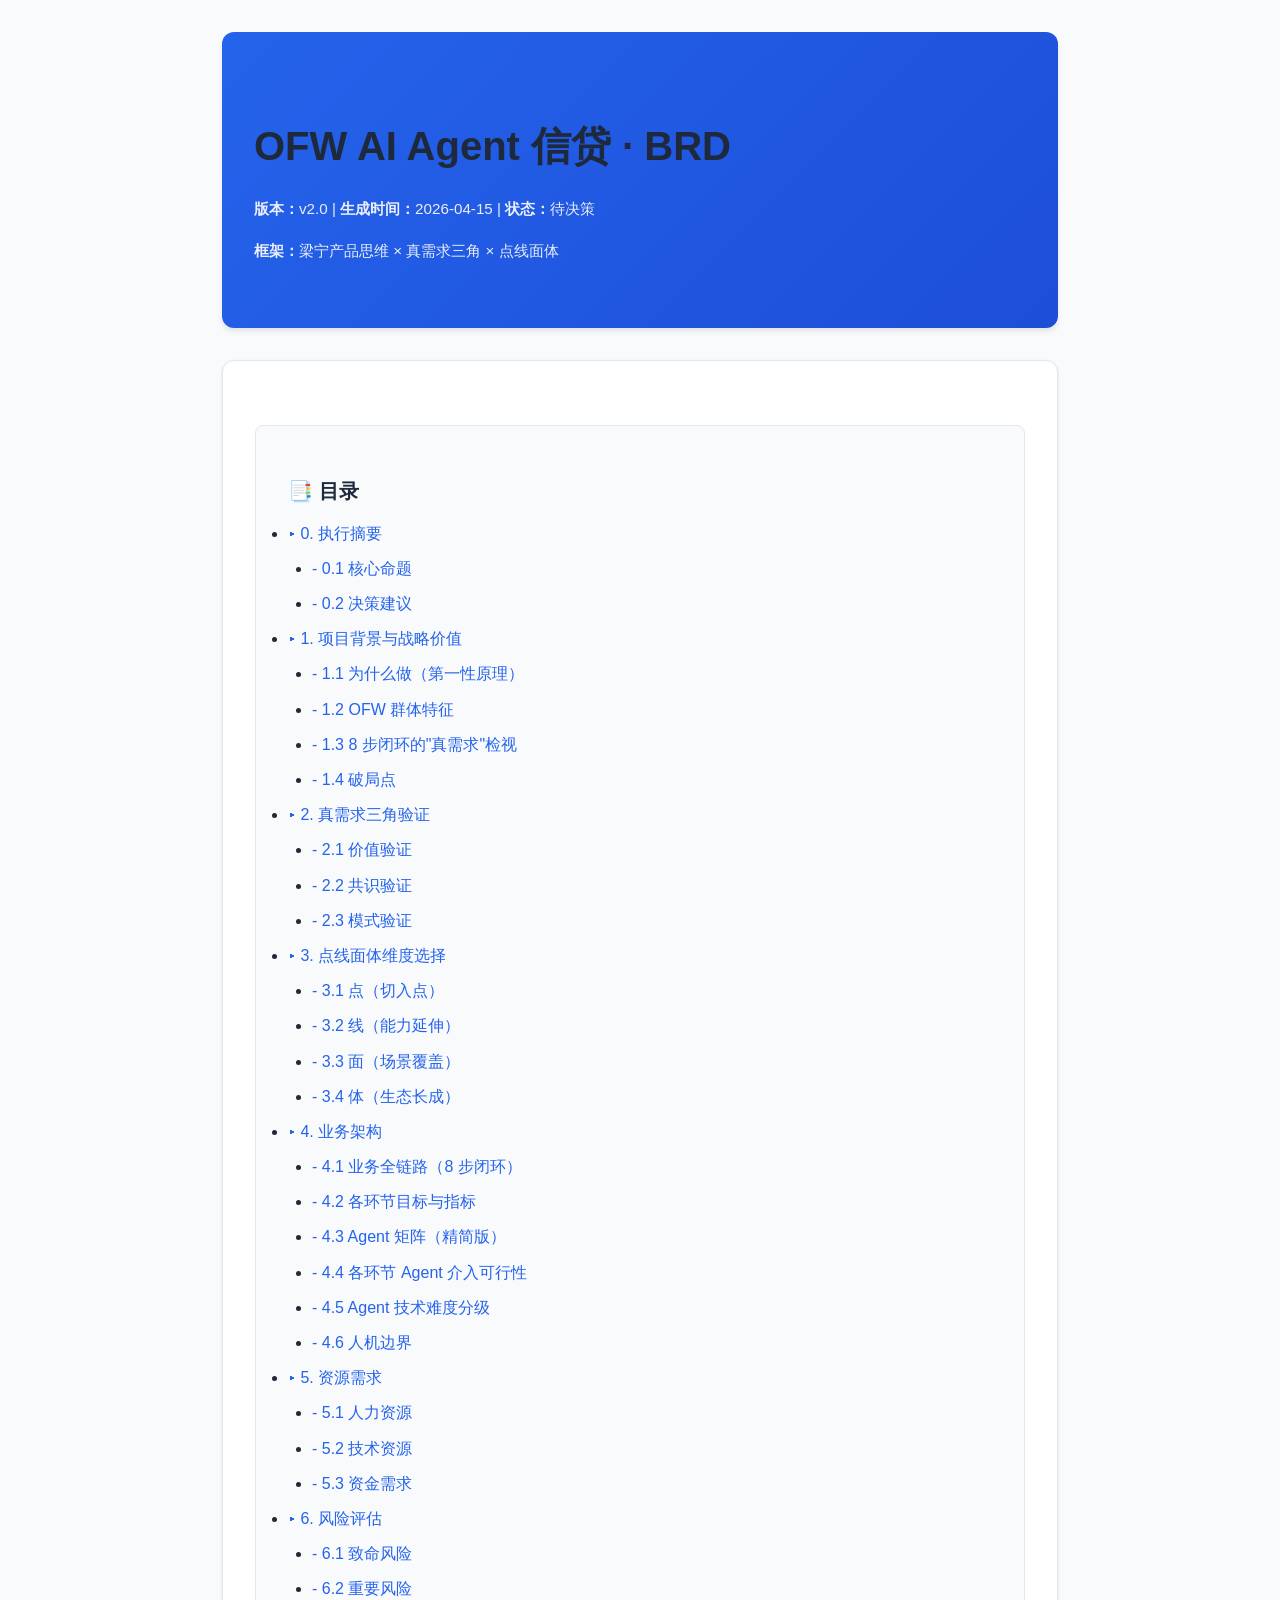
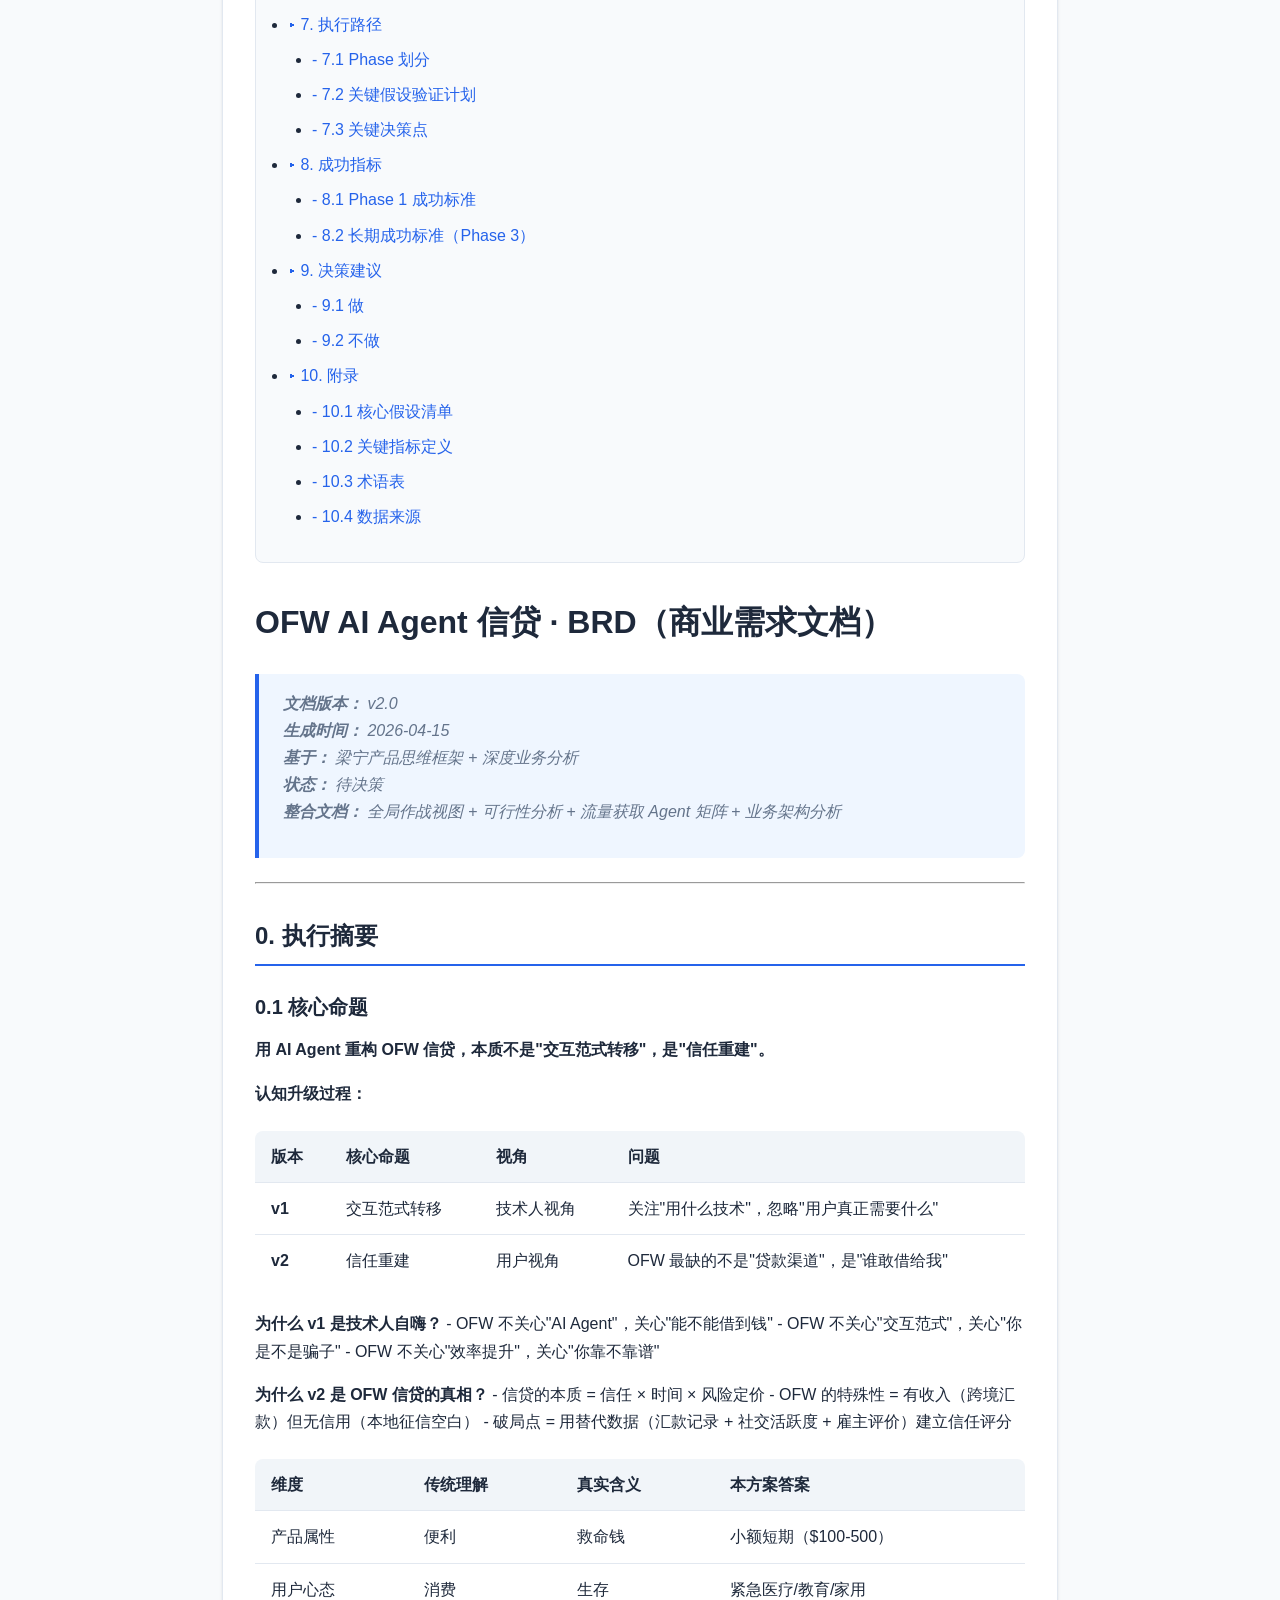
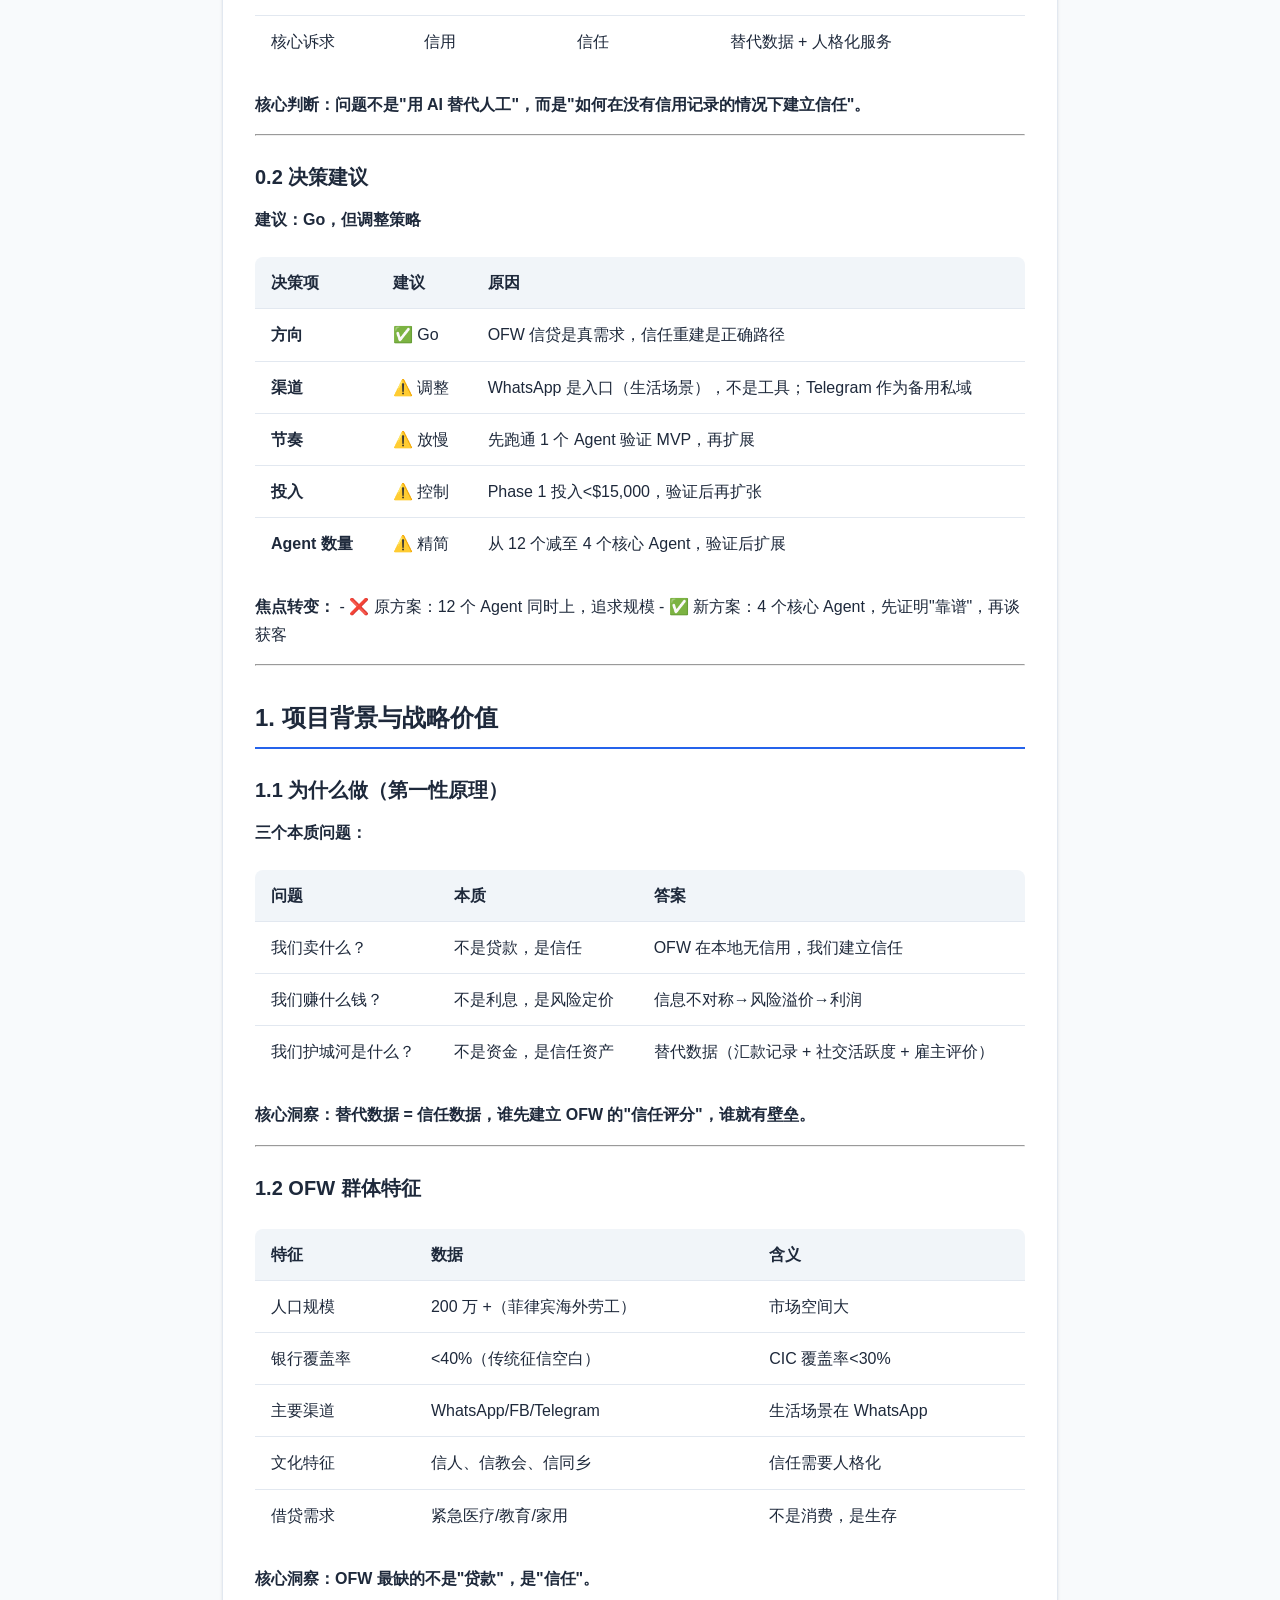
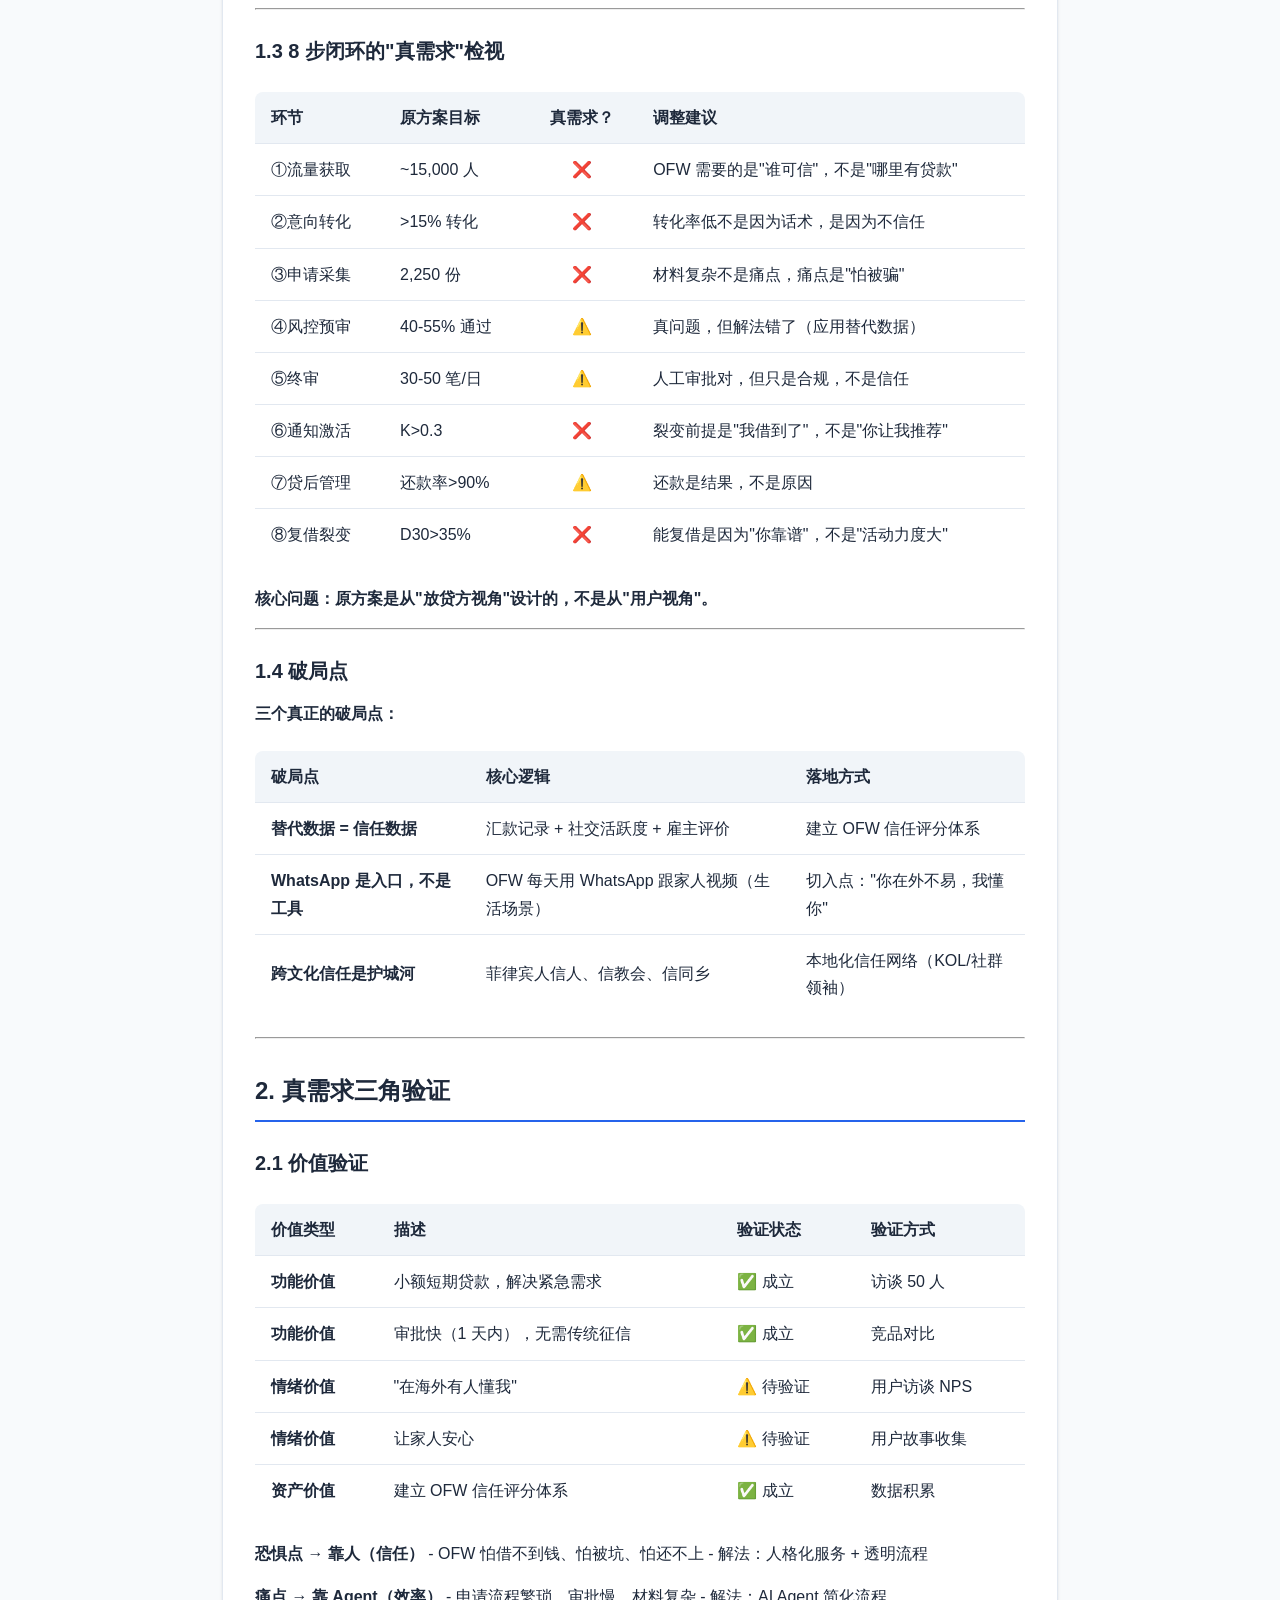
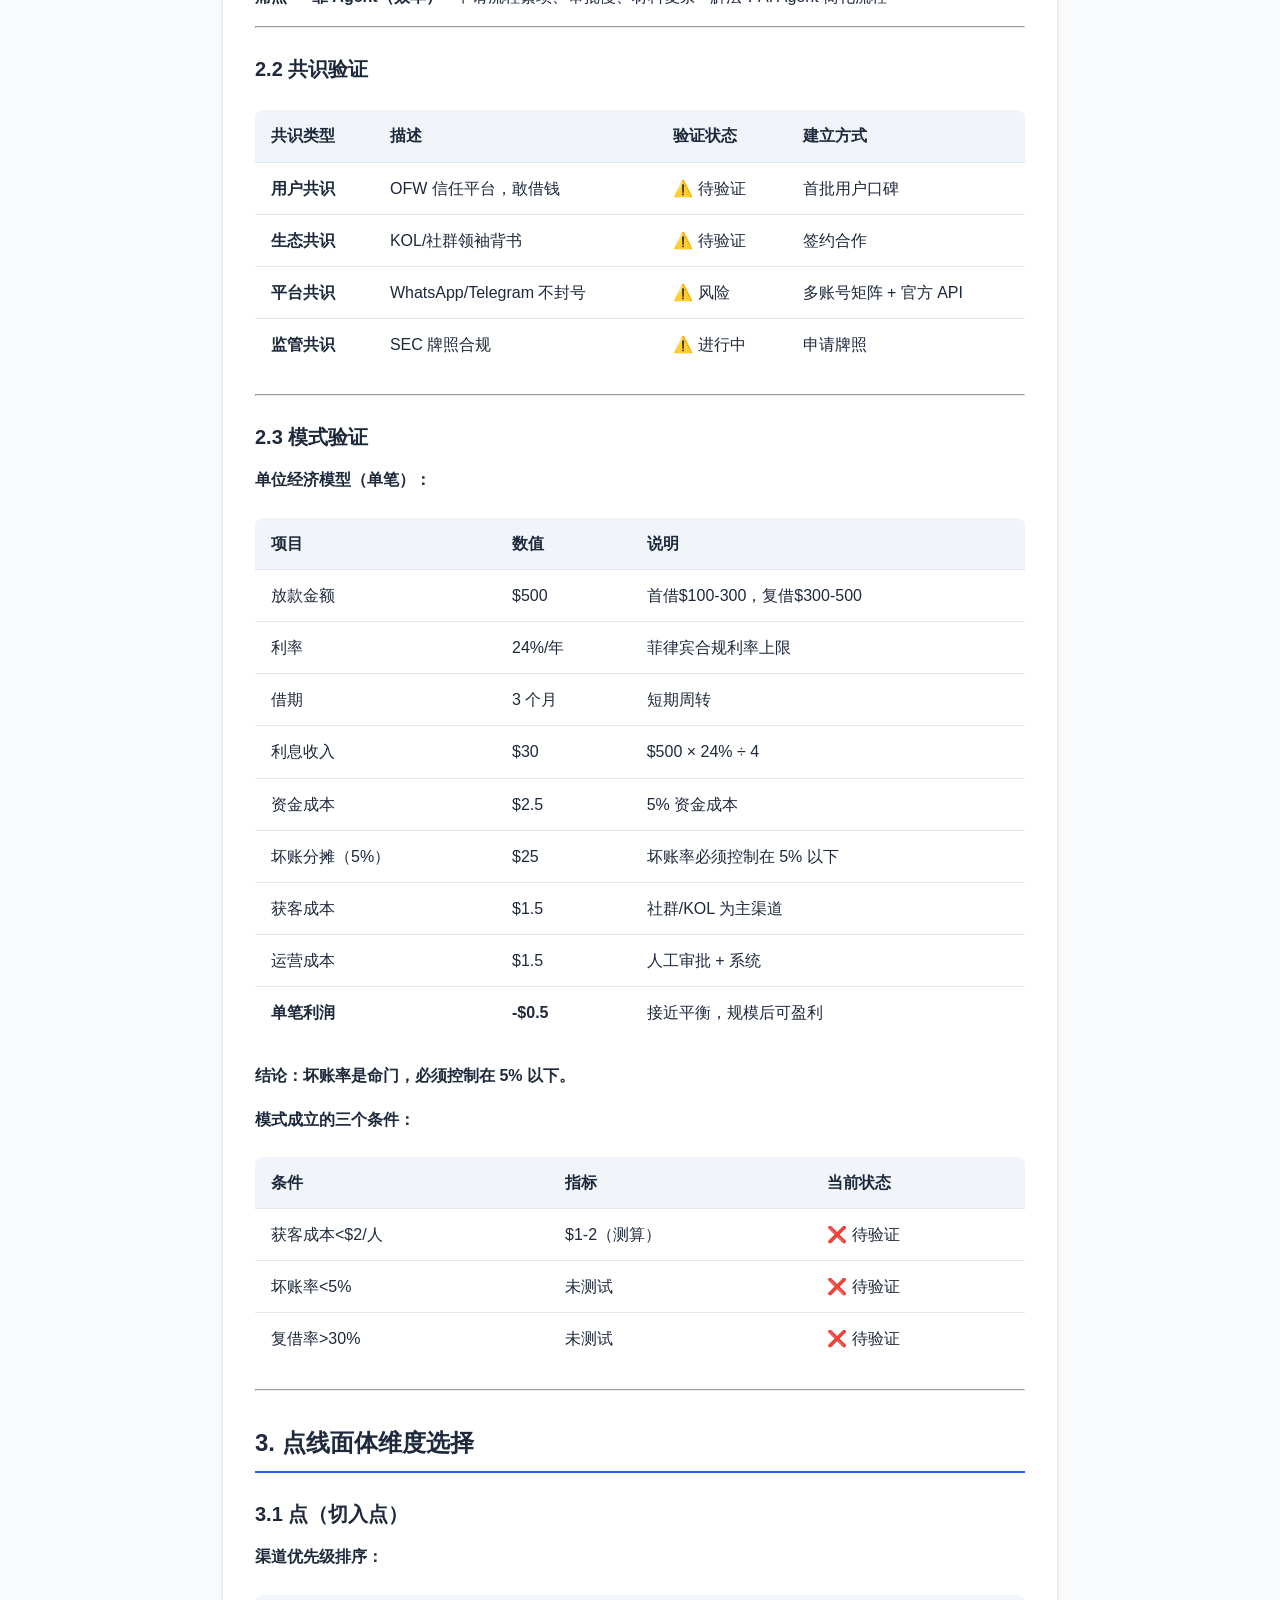
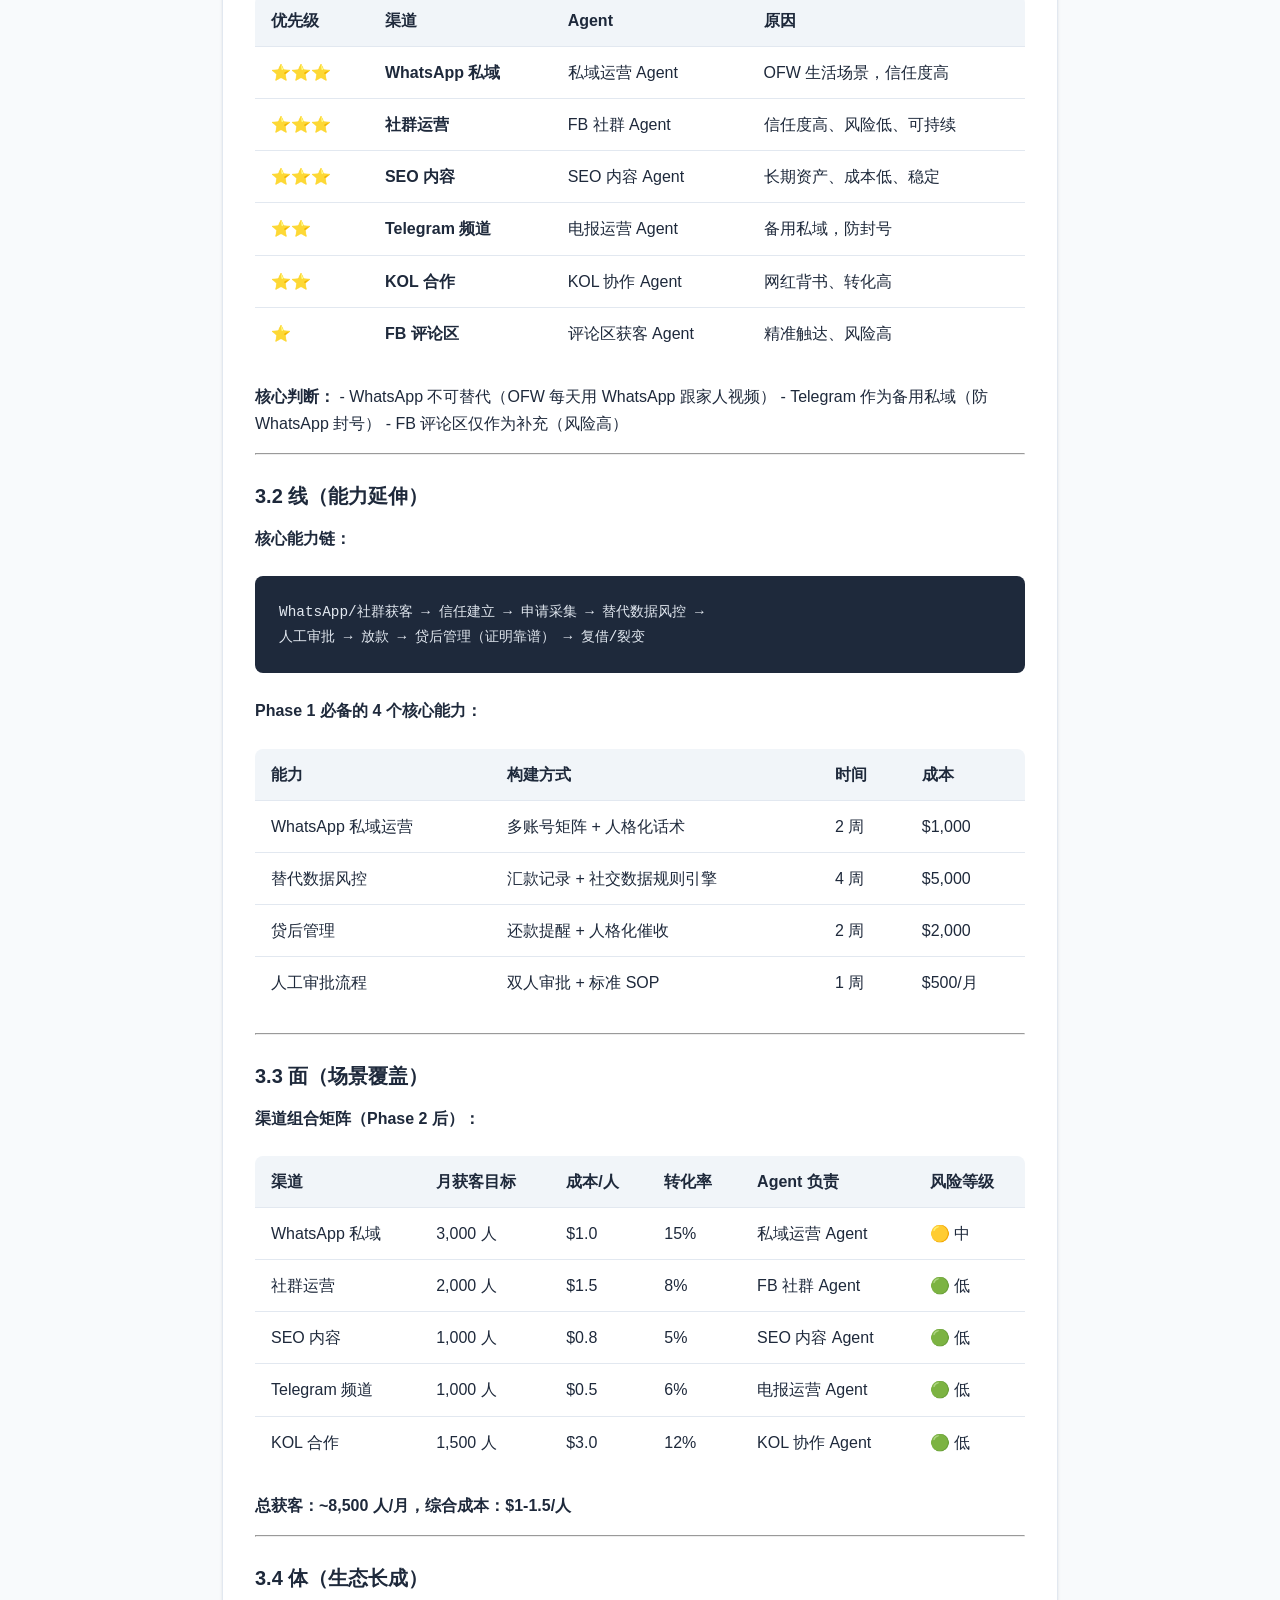
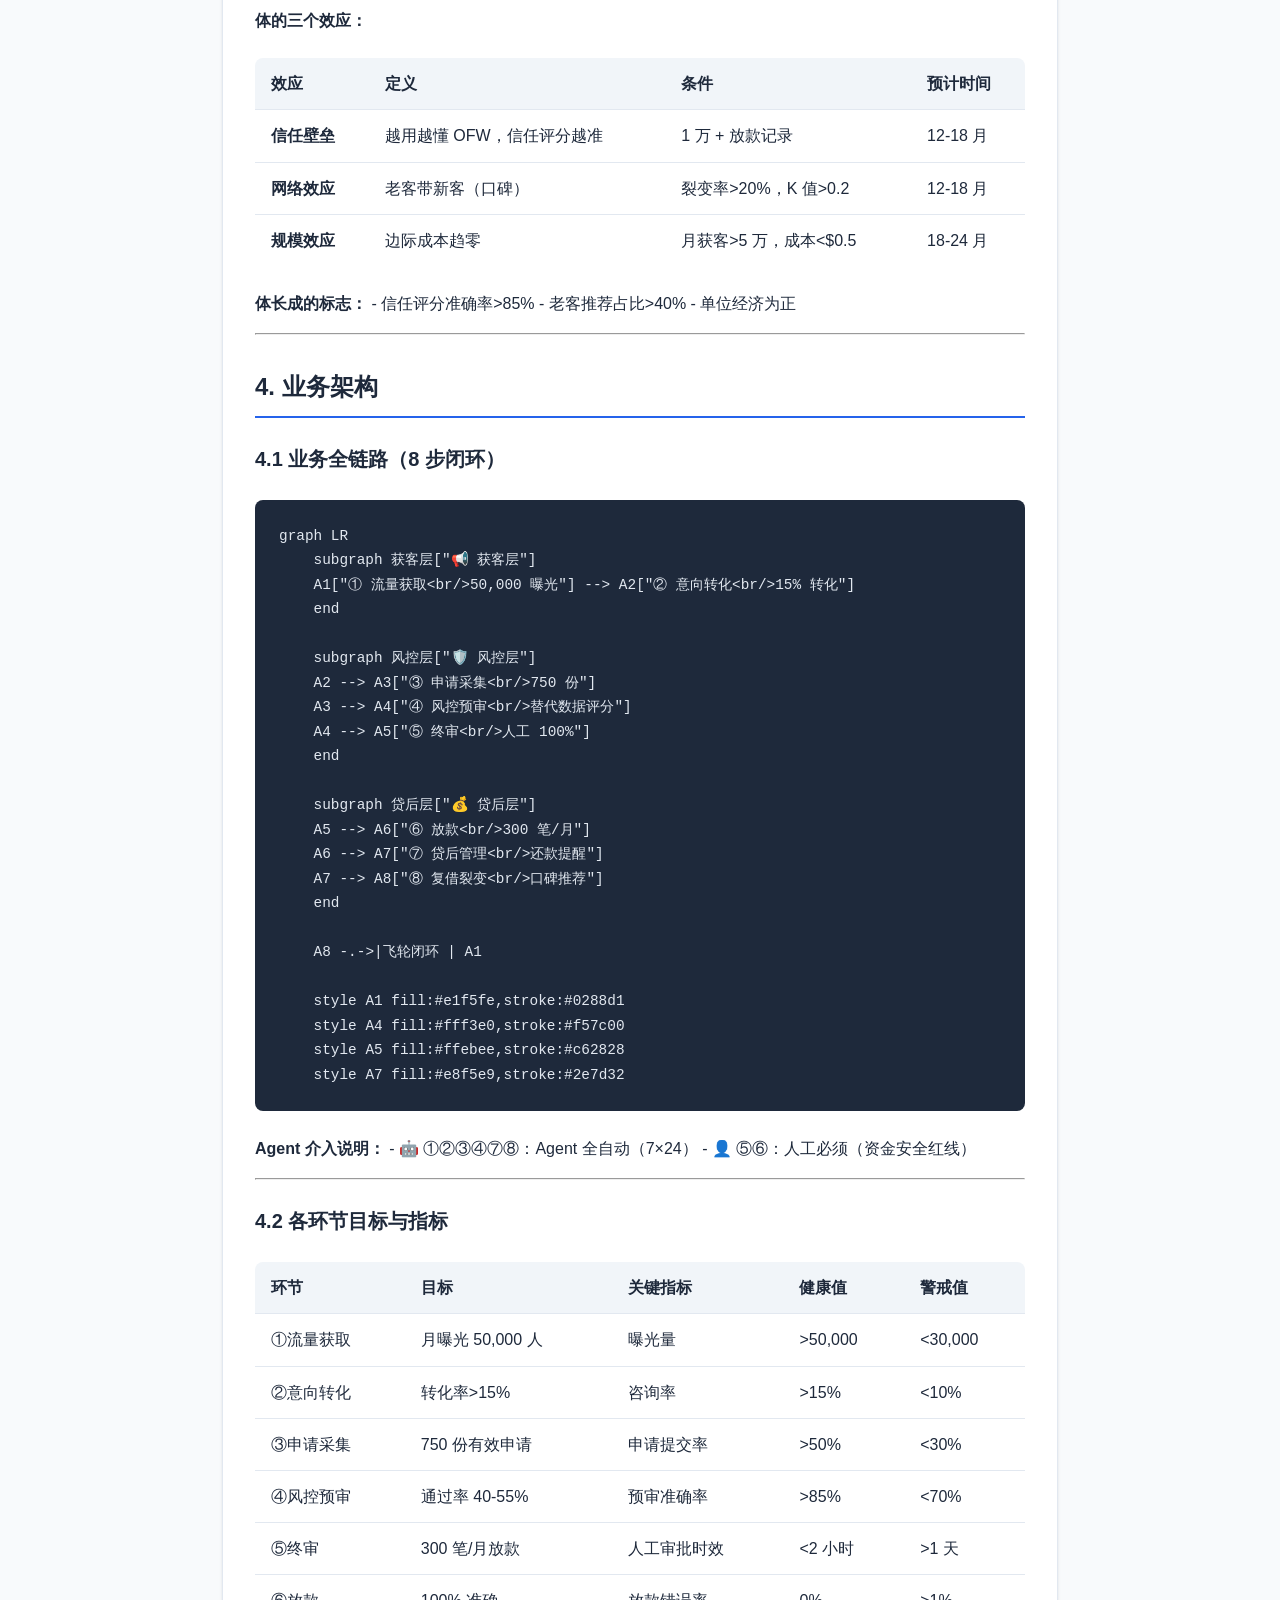
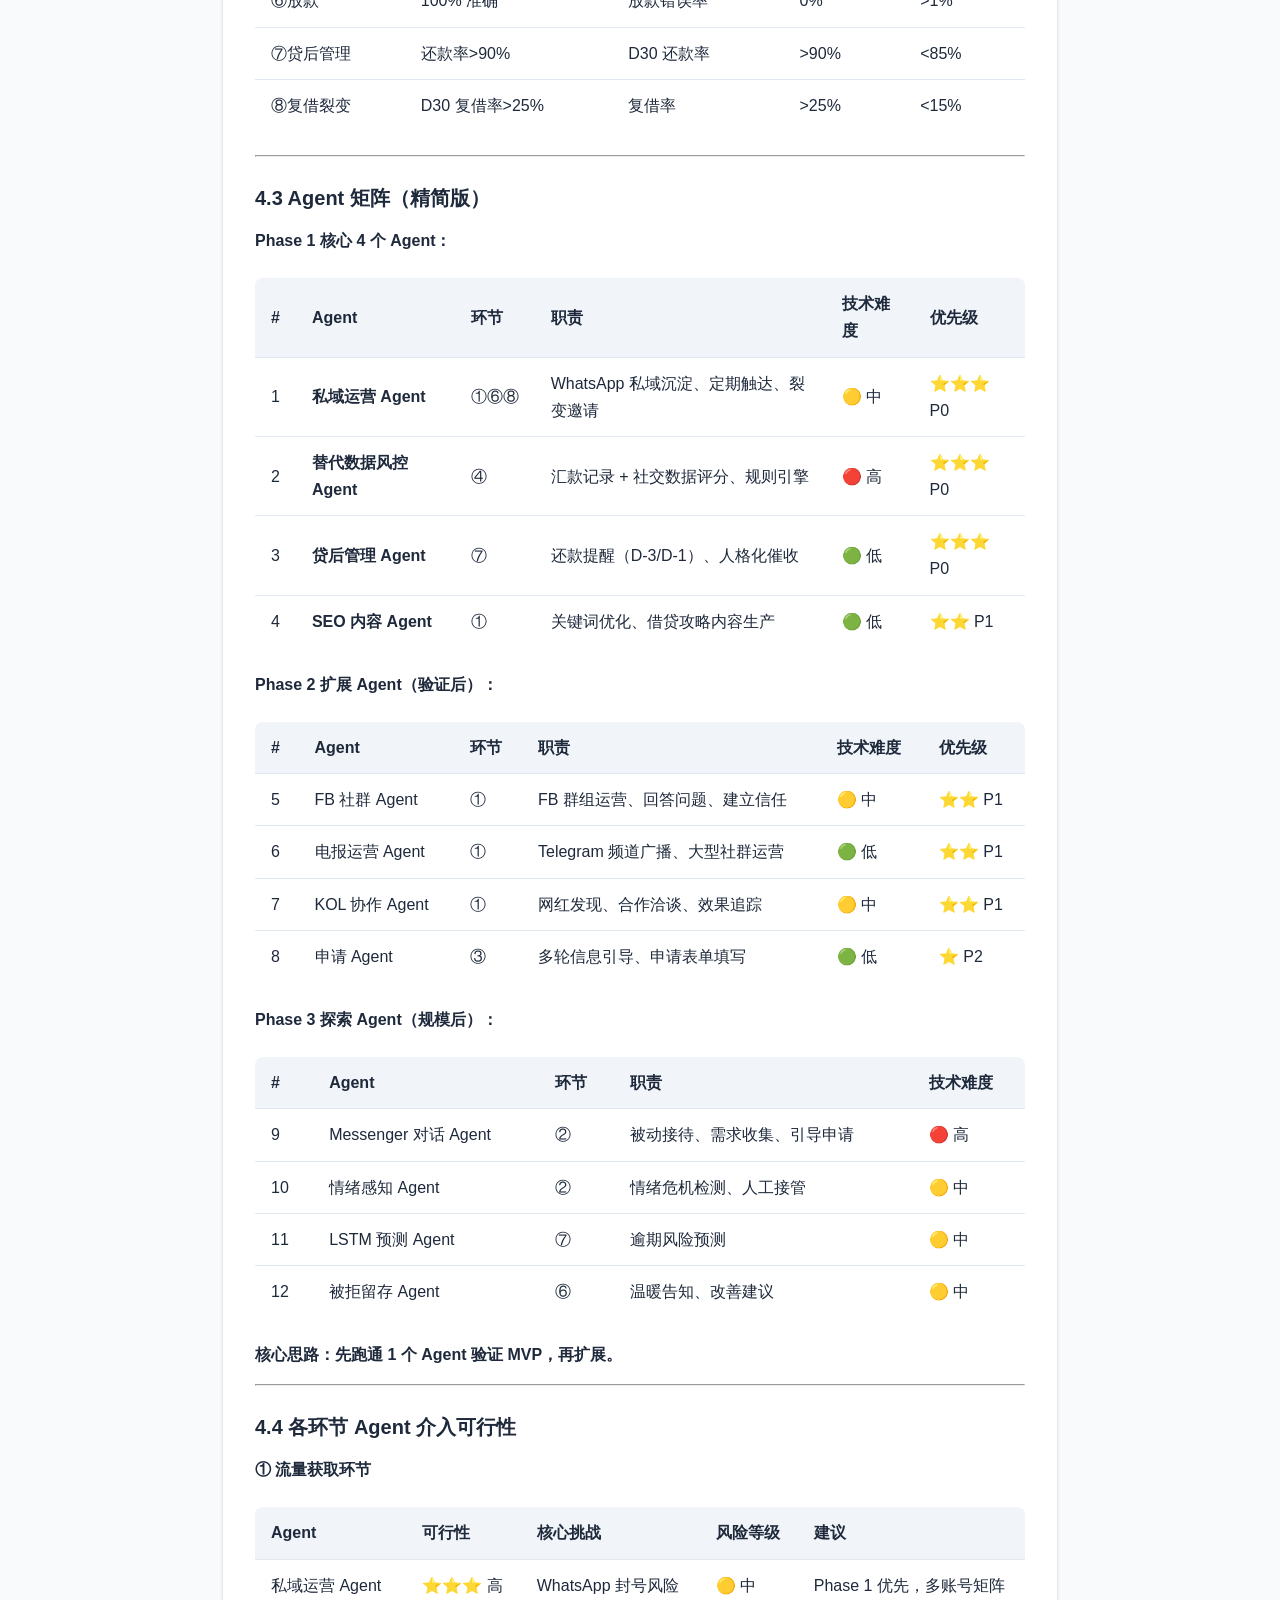
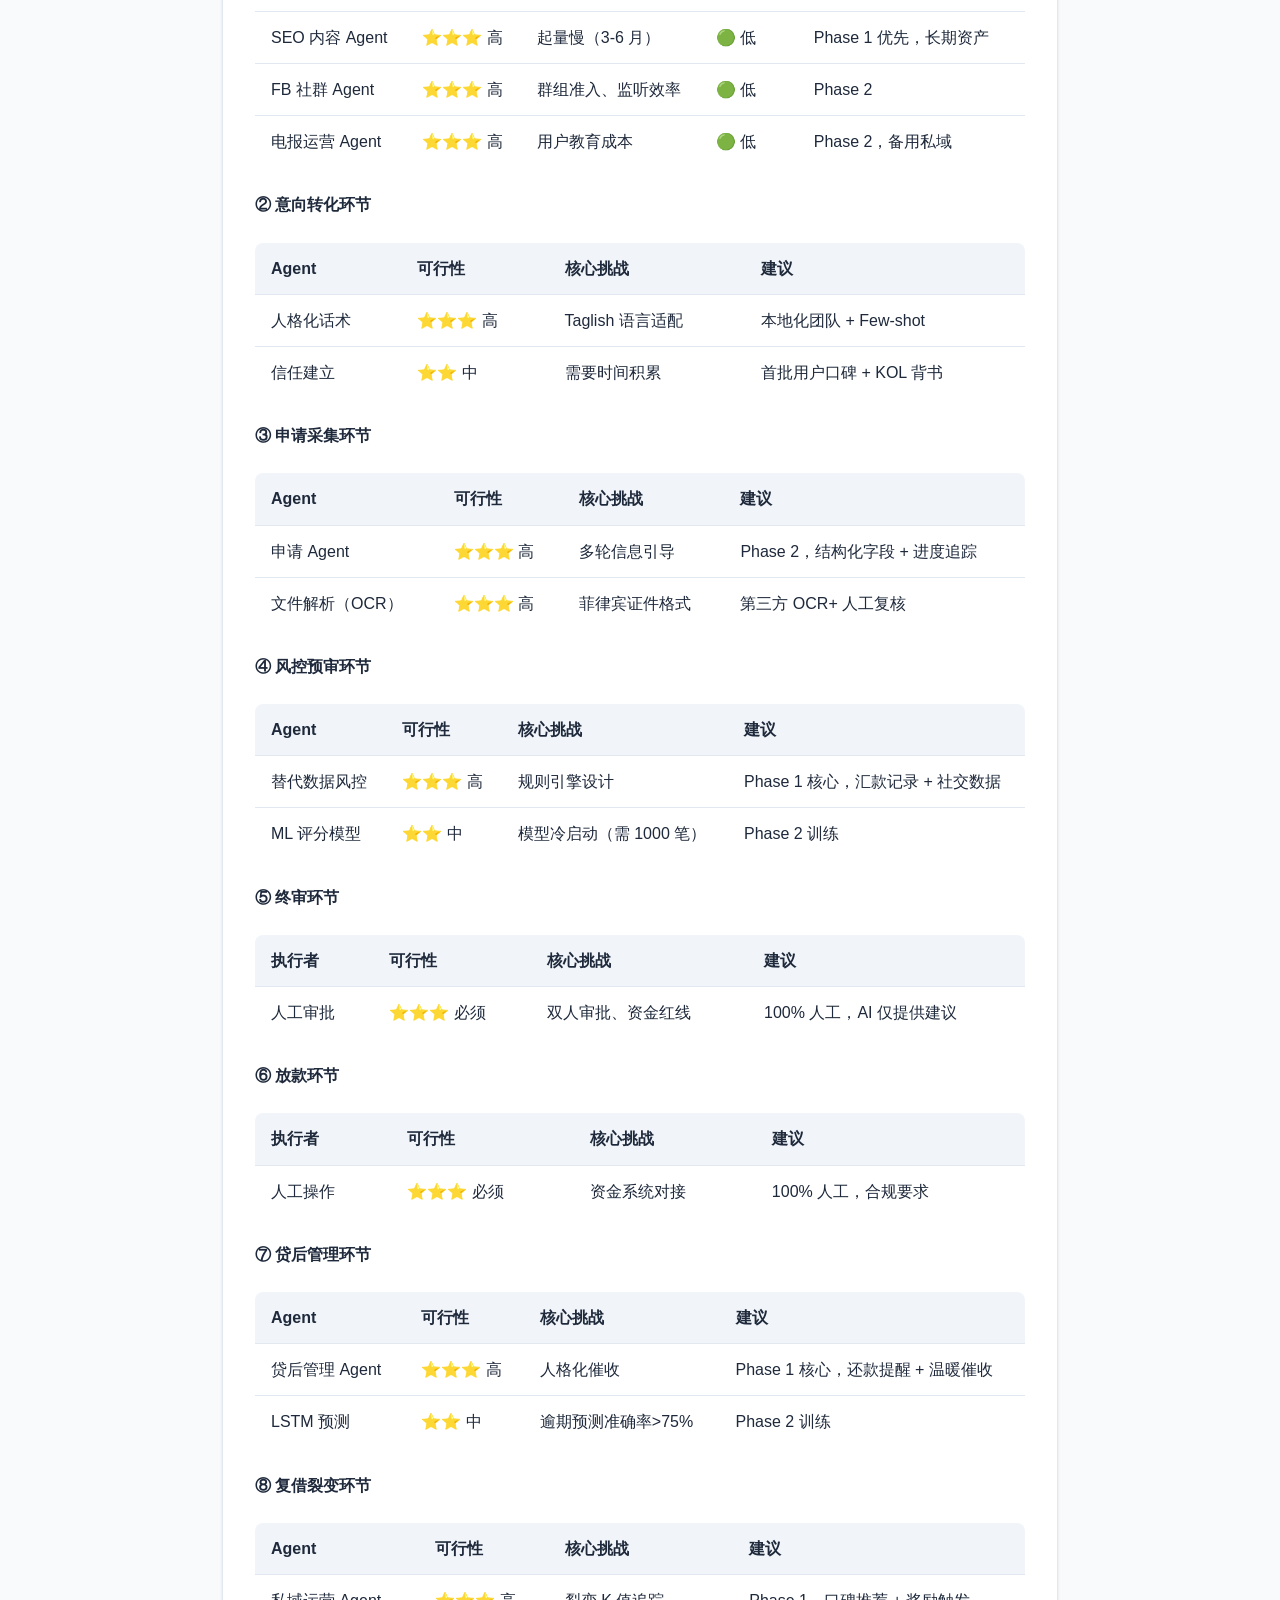
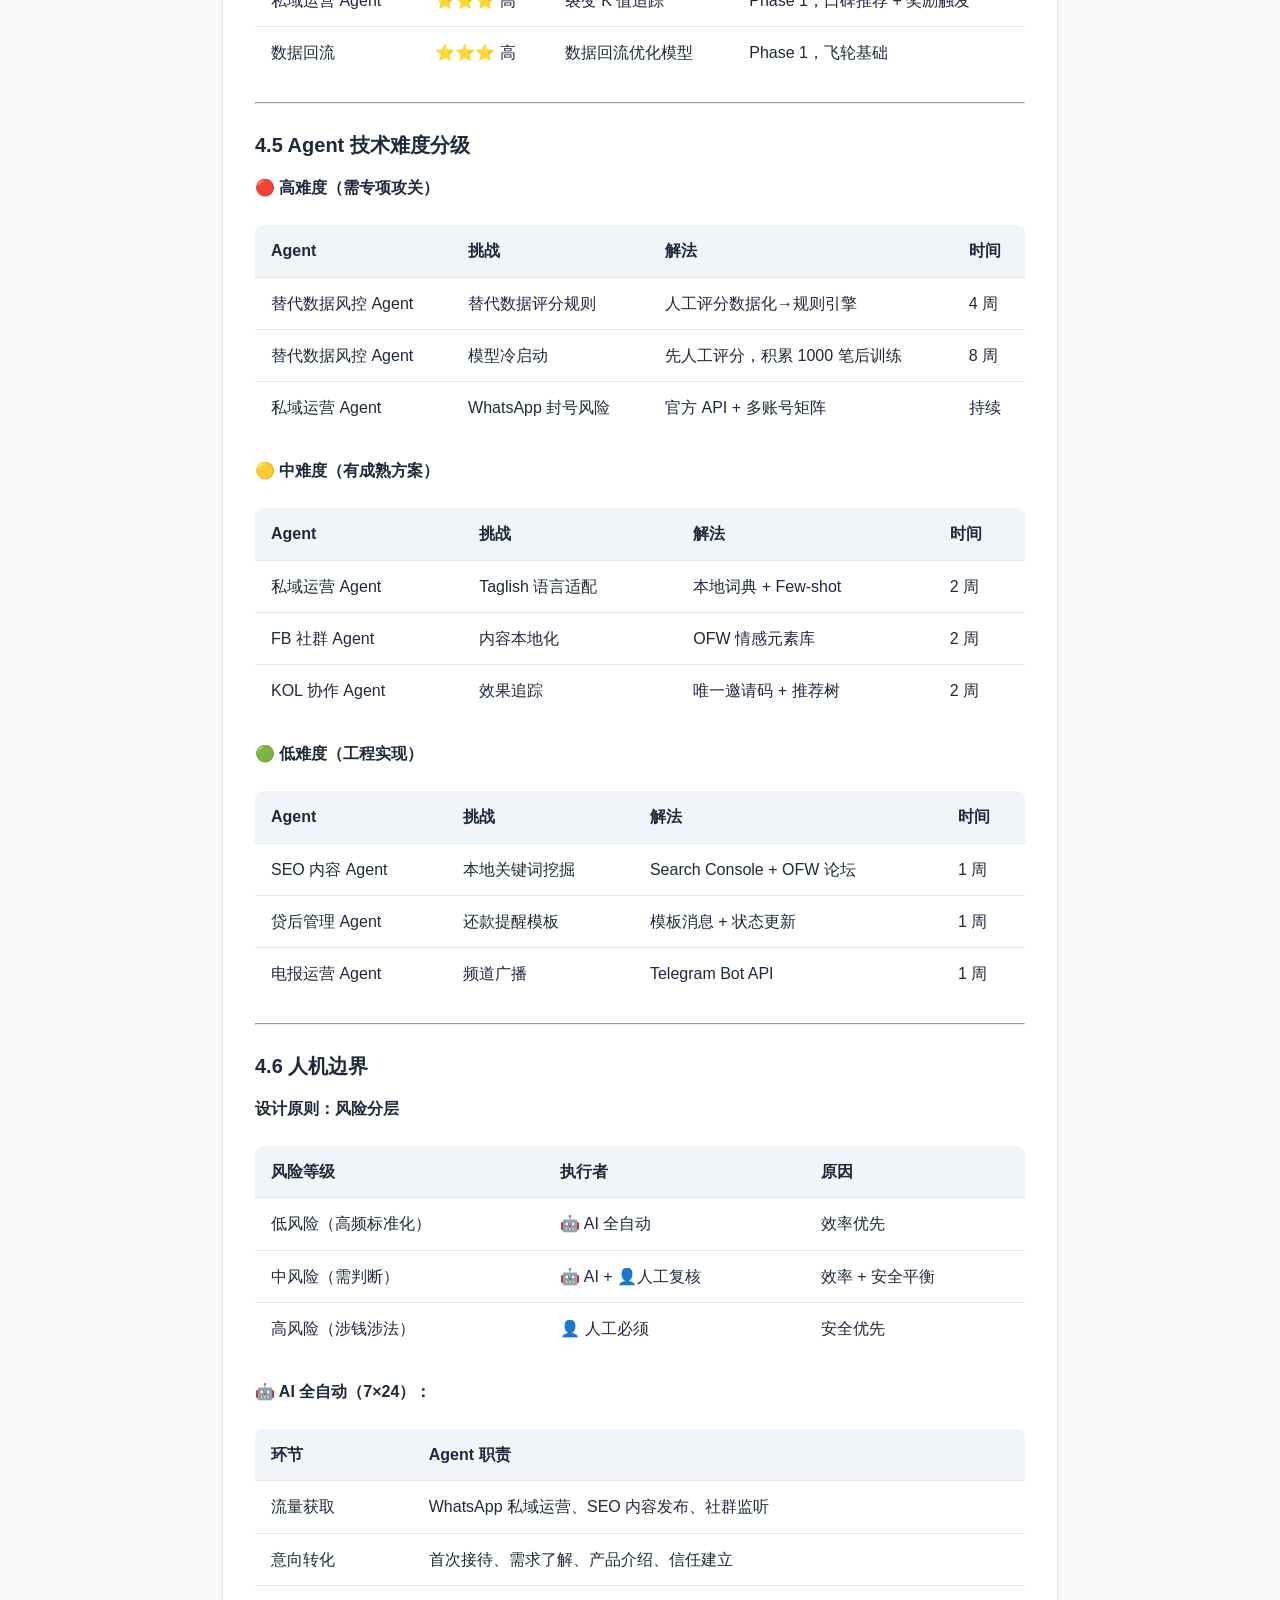
<file: docs/brd-mrd/OFW_BRD_v2.html>
<!DOCTYPE html>
<html lang="zh-CN">
<head>
    <meta charset="UTF-8">
    <meta name="viewport" content="width=device-width, initial-scale=1.0">
    <title>OFW AI Agent 信贷 · BRD v2.0</title>
    <style>
        :root {
            --primary: #2563eb;
            --secondary: #64748b;
            --success: #16a34a;
            --warning: #ca8a04;
            --danger: #dc2626;
            --bg: #f8fafc;
            --card-bg: #ffffff;
            --text: #1e293b;
            --text-light: #64748b;
            --border: #e2e8f0;
        }
        
        * { margin: 0; padding: 0; box-sizing: border-box; }
        
        body {
            font-family: -apple-system, BlinkMacSystemFont, "Segoe UI", Roboto, "Helvetica Neue", Arial, sans-serif;
            line-height: 1.7;
            color: var(--text);
            background: var(--bg);
            padding: 2rem 0;
        }
        
        .container { max-width: 900px; margin: 0 auto; padding: 0 2rem; }
        
        .header {
            background: linear-gradient(135deg, var(--primary) 0%, #1d4ed8 100%);
            color: white;
            padding: 3rem 2rem;
            margin-bottom: 2rem;
            border-radius: 12px;
            box-shadow: 0 4px 6px -1px rgba(0, 0, 0, 0.1);
        }
        
        .header h1 { font-size: 2.5rem; margin-bottom: 1rem; }
        .header .meta { opacity: 0.9; font-size: 0.95rem; }
        
        .card {
            background: var(--card-bg);
            border-radius: 12px;
            padding: 2rem;
            margin-bottom: 2rem;
            box-shadow: 0 1px 3px rgba(0, 0, 0, 0.1);
            border: 1px solid var(--border);
        }
        
        h1 { font-size: 2rem; margin: 2rem 0 1rem; color: var(--text); }
        h2 { font-size: 1.5rem; margin: 2rem 0 1rem; color: var(--text); padding-bottom: 0.5rem; border-bottom: 2px solid var(--primary); }
        h3 { font-size: 1.25rem; margin: 1.5rem 0 0.75rem; color: var(--text); }
        h4 { font-size: 1.1rem; margin: 1.25rem 0 0.5rem; color: var(--text-light); }
        
        p { margin-bottom: 1rem; }
        
        blockquote {
            border-left: 4px solid var(--primary);
            padding-left: 1.5rem;
            margin: 1.5rem 0;
            color: var(--text-light);
            font-style: italic;
            background: #eff6ff;
            padding: 1rem 1.5rem;
            border-radius: 0 8px 8px 0;
        }
        
        table {
            width: 100%;
            border-collapse: collapse;
            margin: 1.5rem 0;
            background: var(--card-bg);
            border-radius: 8px;
            overflow: hidden;
        }
        
        th, td {
            padding: 0.75rem 1rem;
            text-align: left;
            border-bottom: 1px solid var(--border);
        }
        
        th { background: #f1f5f9; font-weight: 600; color: var(--text); }
        tr:hover { background: #f8fafc; }
        tr:last-child td { border-bottom: none; }
        
        code {
            background: #f1f5f9;
            padding: 0.2rem 0.5rem;
            border-radius: 4px;
            font-family: "Monaco", "Consolas", monospace;
            font-size: 0.9em;
        }
        
        pre {
            background: #1e293b;
            color: #e2e8f0;
            padding: 1.5rem;
            border-radius: 8px;
            overflow-x: auto;
            margin: 1.5rem 0;
        }
        
        pre code { background: none; padding: 0; color: inherit; }
        
        ul, ol { margin-left: 2rem; margin-bottom: 1rem; }
        li { margin-bottom: 0.5rem; }
        
        .toc {
            background: #f8fafc;
            padding: 1.5rem 2rem;
            border-radius: 8px;
            margin: 2rem 0;
            border: 1px solid var(--border);
        }
        
        .toc ul { margin: 0; }
        .toc a { color: var(--primary); text-decoration: none; }
        .toc a:hover { text-decoration: underline; }
        
        .badge {
            display: inline-block;
            padding: 0.25rem 0.75rem;
            border-radius: 9999px;
            font-size: 0.85rem;
            font-weight: 500;
            margin-right: 0.5rem;
        }
        
        .badge-success { background: #dcfce7; color: #166534; }
        .badge-warning { background: #fef9c3; color: #854d0e; }
        .badge-danger { background: #fee2e2; color: #991b1b; }
        .badge-info { background: #dbeafe; color: #1e40af; }
        
        .footer {
            text-align: center;
            padding: 2rem;
            color: var(--text-light);
            font-size: 0.9rem;
            margin-top: 3rem;
        }
        
        @media (max-width: 768px) {
            .header h1 { font-size: 1.75rem; }
            .container { padding: 0 1rem; }
            .card { padding: 1.5rem; }
        }
    </style>
</head>
<body>
    <div class="container">
        <div class="header">
            <h1>OFW AI Agent 信贷 · BRD</h1>
            <div class="meta">
                <p><strong>版本：</strong>v2.0 | <strong>生成时间：</strong>2026-04-15 | <strong>状态：</strong>待决策</p>
                <p><strong>框架：</strong>梁宁产品思维 × 真需求三角 × 点线面体</p>
            </div>
        </div>
        
        <div class="card">
            <h1>OFW AI Agent 信贷 · BRD（商业需求文档）</h1>
<blockquote>
<p><strong>文档版本：</strong> v2.0<br />
<strong>生成时间：</strong> 2026-04-15<br />
<strong>基于：</strong> 梁宁产品思维框架 + 深度业务分析<br />
<strong>状态：</strong> 待决策<br />
<strong>整合文档：</strong> 全局作战视图 + 可行性分析 + 流量获取 Agent 矩阵 + 业务架构分析</p>
</blockquote>
<hr />
<h2>0. 执行摘要</h2>
<h3>0.1 核心命题</h3>
<p><strong>用 AI Agent 重构 OFW 信贷，本质不是"交互范式转移"，是"信任重建"。</strong></p>
<p><strong>认知升级过程：</strong></p>
<table>
<thead>
<tr>
<th>版本</th>
<th>核心命题</th>
<th>视角</th>
<th>问题</th>
</tr>
</thead>
<tbody>
<tr>
<td><strong>v1</strong></td>
<td>交互范式转移</td>
<td>技术人视角</td>
<td>关注"用什么技术"，忽略"用户真正需要什么"</td>
</tr>
<tr>
<td><strong>v2</strong></td>
<td>信任重建</td>
<td>用户视角</td>
<td>OFW 最缺的不是"贷款渠道"，是"谁敢借给我"</td>
</tr>
</tbody>
</table>
<p><strong>为什么 v1 是技术人自嗨？</strong>
- OFW 不关心"AI Agent"，关心"能不能借到钱"
- OFW 不关心"交互范式"，关心"你是不是骗子"
- OFW 不关心"效率提升"，关心"你靠不靠谱"</p>
<p><strong>为什么 v2 是 OFW 信贷的真相？</strong>
- 信贷的本质 = 信任 × 时间 × 风险定价
- OFW 的特殊性 = 有收入（跨境汇款）但无信用（本地征信空白）
- 破局点 = 用替代数据（汇款记录 + 社交活跃度 + 雇主评价）建立信任评分</p>
<table>
<thead>
<tr>
<th>维度</th>
<th>传统理解</th>
<th>真实含义</th>
<th>本方案答案</th>
</tr>
</thead>
<tbody>
<tr>
<td>产品属性</td>
<td>便利</td>
<td>救命钱</td>
<td>小额短期（$100-500）</td>
</tr>
<tr>
<td>用户心态</td>
<td>消费</td>
<td>生存</td>
<td>紧急医疗/教育/家用</td>
</tr>
<tr>
<td>核心诉求</td>
<td>信用</td>
<td>信任</td>
<td>替代数据 + 人格化服务</td>
</tr>
</tbody>
</table>
<p><strong>核心判断：问题不是"用 AI 替代人工"，而是"如何在没有信用记录的情况下建立信任"。</strong></p>
<hr />
<h3>0.2 决策建议</h3>
<p><strong>建议：Go，但调整策略</strong></p>
<table>
<thead>
<tr>
<th>决策项</th>
<th>建议</th>
<th>原因</th>
</tr>
</thead>
<tbody>
<tr>
<td><strong>方向</strong></td>
<td>✅ Go</td>
<td>OFW 信贷是真需求，信任重建是正确路径</td>
</tr>
<tr>
<td><strong>渠道</strong></td>
<td>⚠️ 调整</td>
<td>WhatsApp 是入口（生活场景），不是工具；Telegram 作为备用私域</td>
</tr>
<tr>
<td><strong>节奏</strong></td>
<td>⚠️ 放慢</td>
<td>先跑通 1 个 Agent 验证 MVP，再扩展</td>
</tr>
<tr>
<td><strong>投入</strong></td>
<td>⚠️ 控制</td>
<td>Phase 1 投入&lt;$15,000，验证后再扩张</td>
</tr>
<tr>
<td><strong>Agent 数量</strong></td>
<td>⚠️ 精简</td>
<td>从 12 个减至 4 个核心 Agent，验证后扩展</td>
</tr>
</tbody>
</table>
<p><strong>焦点转变：</strong>
- ❌ 原方案：12 个 Agent 同时上，追求规模
- ✅ 新方案：4 个核心 Agent，先证明"靠谱"，再谈获客</p>
<hr />
<h2>1. 项目背景与战略价值</h2>
<h3>1.1 为什么做（第一性原理）</h3>
<p><strong>三个本质问题：</strong></p>
<table>
<thead>
<tr>
<th>问题</th>
<th>本质</th>
<th>答案</th>
</tr>
</thead>
<tbody>
<tr>
<td>我们卖什么？</td>
<td>不是贷款，是信任</td>
<td>OFW 在本地无信用，我们建立信任</td>
</tr>
<tr>
<td>我们赚什么钱？</td>
<td>不是利息，是风险定价</td>
<td>信息不对称→风险溢价→利润</td>
</tr>
<tr>
<td>我们护城河是什么？</td>
<td>不是资金，是信任资产</td>
<td>替代数据（汇款记录 + 社交活跃度 + 雇主评价）</td>
</tr>
</tbody>
</table>
<p><strong>核心洞察：替代数据 = 信任数据，谁先建立 OFW 的"信任评分"，谁就有壁垒。</strong></p>
<hr />
<h3>1.2 OFW 群体特征</h3>
<table>
<thead>
<tr>
<th>特征</th>
<th>数据</th>
<th>含义</th>
</tr>
</thead>
<tbody>
<tr>
<td>人口规模</td>
<td>200 万 +（菲律宾海外劳工）</td>
<td>市场空间大</td>
</tr>
<tr>
<td>银行覆盖率</td>
<td>&lt;40%（传统征信空白）</td>
<td>CIC 覆盖率&lt;30%</td>
</tr>
<tr>
<td>主要渠道</td>
<td>WhatsApp/FB/Telegram</td>
<td>生活场景在 WhatsApp</td>
</tr>
<tr>
<td>文化特征</td>
<td>信人、信教会、信同乡</td>
<td>信任需要人格化</td>
</tr>
<tr>
<td>借贷需求</td>
<td>紧急医疗/教育/家用</td>
<td>不是消费，是生存</td>
</tr>
</tbody>
</table>
<p><strong>核心洞察：OFW 最缺的不是"贷款"，是"信任"。</strong></p>
<hr />
<h3>1.3 8 步闭环的"真需求"检视</h3>
<table>
<thead>
<tr>
<th>环节</th>
<th>原方案目标</th>
<th style="text-align: center;">真需求？</th>
<th style="text-align: left;">调整建议</th>
</tr>
</thead>
<tbody>
<tr>
<td>①流量获取</td>
<td>~15,000 人</td>
<td style="text-align: center;">❌</td>
<td style="text-align: left;">OFW 需要的是"谁可信"，不是"哪里有贷款"</td>
</tr>
<tr>
<td>②意向转化</td>
<td>&gt;15% 转化</td>
<td style="text-align: center;">❌</td>
<td style="text-align: left;">转化率低不是因为话术，是因为不信任</td>
</tr>
<tr>
<td>③申请采集</td>
<td>2,250 份</td>
<td style="text-align: center;">❌</td>
<td style="text-align: left;">材料复杂不是痛点，痛点是"怕被骗"</td>
</tr>
<tr>
<td>④风控预审</td>
<td>40-55% 通过</td>
<td style="text-align: center;">⚠️</td>
<td style="text-align: left;">真问题，但解法错了（应用替代数据）</td>
</tr>
<tr>
<td>⑤终审</td>
<td>30-50 笔/日</td>
<td style="text-align: center;">⚠️</td>
<td style="text-align: left;">人工审批对，但只是合规，不是信任</td>
</tr>
<tr>
<td>⑥通知激活</td>
<td>K&gt;0.3</td>
<td style="text-align: center;">❌</td>
<td style="text-align: left;">裂变前提是"我借到了"，不是"你让我推荐"</td>
</tr>
<tr>
<td>⑦贷后管理</td>
<td>还款率&gt;90%</td>
<td style="text-align: center;">⚠️</td>
<td style="text-align: left;">还款是结果，不是原因</td>
</tr>
<tr>
<td>⑧复借裂变</td>
<td>D30&gt;35%</td>
<td style="text-align: center;">❌</td>
<td style="text-align: left;">能复借是因为"你靠谱"，不是"活动力度大"</td>
</tr>
</tbody>
</table>
<p><strong>核心问题：原方案是从"放贷方视角"设计的，不是从"用户视角"。</strong></p>
<hr />
<h3>1.4 破局点</h3>
<p><strong>三个真正的破局点：</strong></p>
<table>
<thead>
<tr>
<th>破局点</th>
<th>核心逻辑</th>
<th>落地方式</th>
</tr>
</thead>
<tbody>
<tr>
<td><strong>替代数据 = 信任数据</strong></td>
<td>汇款记录 + 社交活跃度 + 雇主评价</td>
<td>建立 OFW 信任评分体系</td>
</tr>
<tr>
<td><strong>WhatsApp 是入口，不是工具</strong></td>
<td>OFW 每天用 WhatsApp 跟家人视频（生活场景）</td>
<td>切入点："你在外不易，我懂你"</td>
</tr>
<tr>
<td><strong>跨文化信任是护城河</strong></td>
<td>菲律宾人信人、信教会、信同乡</td>
<td>本地化信任网络（KOL/社群领袖）</td>
</tr>
</tbody>
</table>
<hr />
<h2>2. 真需求三角验证</h2>
<h3>2.1 价值验证</h3>
<table>
<thead>
<tr>
<th style="text-align: left;">价值类型</th>
<th style="text-align: left;">描述</th>
<th style="text-align: left;">验证状态</th>
<th style="text-align: left;">验证方式</th>
</tr>
</thead>
<tbody>
<tr>
<td style="text-align: left;"><strong>功能价值</strong></td>
<td style="text-align: left;">小额短期贷款，解决紧急需求</td>
<td style="text-align: left;">✅ 成立</td>
<td style="text-align: left;">访谈 50 人</td>
</tr>
<tr>
<td style="text-align: left;"><strong>功能价值</strong></td>
<td style="text-align: left;">审批快（1 天内），无需传统征信</td>
<td style="text-align: left;">✅ 成立</td>
<td style="text-align: left;">竞品对比</td>
</tr>
<tr>
<td style="text-align: left;"><strong>情绪价值</strong></td>
<td style="text-align: left;">"在海外有人懂我"</td>
<td style="text-align: left;">⚠️ 待验证</td>
<td style="text-align: left;">用户访谈 NPS</td>
</tr>
<tr>
<td style="text-align: left;"><strong>情绪价值</strong></td>
<td style="text-align: left;">让家人安心</td>
<td style="text-align: left;">⚠️ 待验证</td>
<td style="text-align: left;">用户故事收集</td>
</tr>
<tr>
<td style="text-align: left;"><strong>资产价值</strong></td>
<td style="text-align: left;">建立 OFW 信任评分体系</td>
<td style="text-align: left;">✅ 成立</td>
<td style="text-align: left;">数据积累</td>
</tr>
</tbody>
</table>
<p><strong>恐惧点 → 靠人（信任）</strong>
- OFW 怕借不到钱、怕被坑、怕还不上
- 解法：人格化服务 + 透明流程</p>
<p><strong>痛点 → 靠 Agent（效率）</strong>
- 申请流程繁琐、审批慢、材料复杂
- 解法：AI Agent 简化流程</p>
<hr />
<h3>2.2 共识验证</h3>
<table>
<thead>
<tr>
<th style="text-align: left;">共识类型</th>
<th style="text-align: left;">描述</th>
<th style="text-align: left;">验证状态</th>
<th style="text-align: left;">建立方式</th>
</tr>
</thead>
<tbody>
<tr>
<td style="text-align: left;"><strong>用户共识</strong></td>
<td style="text-align: left;">OFW 信任平台，敢借钱</td>
<td style="text-align: left;">⚠️ 待验证</td>
<td style="text-align: left;">首批用户口碑</td>
</tr>
<tr>
<td style="text-align: left;"><strong>生态共识</strong></td>
<td style="text-align: left;">KOL/社群领袖背书</td>
<td style="text-align: left;">⚠️ 待验证</td>
<td style="text-align: left;">签约合作</td>
</tr>
<tr>
<td style="text-align: left;"><strong>平台共识</strong></td>
<td style="text-align: left;">WhatsApp/Telegram 不封号</td>
<td style="text-align: left;">⚠️ 风险</td>
<td style="text-align: left;">多账号矩阵 + 官方 API</td>
</tr>
<tr>
<td style="text-align: left;"><strong>监管共识</strong></td>
<td style="text-align: left;">SEC 牌照合规</td>
<td style="text-align: left;">⚠️ 进行中</td>
<td style="text-align: left;">申请牌照</td>
</tr>
</tbody>
</table>
<hr />
<h3>2.3 模式验证</h3>
<p><strong>单位经济模型（单笔）：</strong></p>
<table>
<thead>
<tr>
<th>项目</th>
<th>数值</th>
<th>说明</th>
</tr>
</thead>
<tbody>
<tr>
<td>放款金额</td>
<td>$500</td>
<td>首借$100-300，复借$300-500</td>
</tr>
<tr>
<td>利率</td>
<td>24%/年</td>
<td>菲律宾合规利率上限</td>
</tr>
<tr>
<td>借期</td>
<td>3 个月</td>
<td>短期周转</td>
</tr>
<tr>
<td>利息收入</td>
<td>$30</td>
<td>$500 × 24% ÷ 4</td>
</tr>
<tr>
<td>资金成本</td>
<td>$2.5</td>
<td>5% 资金成本</td>
</tr>
<tr>
<td>坏账分摊（5%）</td>
<td>$25</td>
<td>坏账率必须控制在 5% 以下</td>
</tr>
<tr>
<td>获客成本</td>
<td>$1.5</td>
<td>社群/KOL 为主渠道</td>
</tr>
<tr>
<td>运营成本</td>
<td>$1.5</td>
<td>人工审批 + 系统</td>
</tr>
<tr>
<td><strong>单笔利润</strong></td>
<td><strong>-$0.5</strong></td>
<td>接近平衡，规模后可盈利</td>
</tr>
</tbody>
</table>
<p><strong>结论：坏账率是命门，必须控制在 5% 以下。</strong></p>
<p><strong>模式成立的三个条件：</strong></p>
<table>
<thead>
<tr>
<th>条件</th>
<th>指标</th>
<th>当前状态</th>
</tr>
</thead>
<tbody>
<tr>
<td>获客成本&lt;$2/人</td>
<td>$1-2（测算）</td>
<td>❌ 待验证</td>
</tr>
<tr>
<td>坏账率&lt;5%</td>
<td>未测试</td>
<td>❌ 待验证</td>
</tr>
<tr>
<td>复借率&gt;30%</td>
<td>未测试</td>
<td>❌ 待验证</td>
</tr>
</tbody>
</table>
<hr />
<h2>3. 点线面体维度选择</h2>
<h3>3.1 点（切入点）</h3>
<p><strong>渠道优先级排序：</strong></p>
<table>
<thead>
<tr>
<th>优先级</th>
<th>渠道</th>
<th>Agent</th>
<th>原因</th>
</tr>
</thead>
<tbody>
<tr>
<td>⭐⭐⭐</td>
<td><strong>WhatsApp 私域</strong></td>
<td>私域运营 Agent</td>
<td>OFW 生活场景，信任度高</td>
</tr>
<tr>
<td>⭐⭐⭐</td>
<td><strong>社群运营</strong></td>
<td>FB 社群 Agent</td>
<td>信任度高、风险低、可持续</td>
</tr>
<tr>
<td>⭐⭐⭐</td>
<td><strong>SEO 内容</strong></td>
<td>SEO 内容 Agent</td>
<td>长期资产、成本低、稳定</td>
</tr>
<tr>
<td>⭐⭐</td>
<td><strong>Telegram 频道</strong></td>
<td>电报运营 Agent</td>
<td>备用私域，防封号</td>
</tr>
<tr>
<td>⭐⭐</td>
<td><strong>KOL 合作</strong></td>
<td>KOL 协作 Agent</td>
<td>网红背书、转化高</td>
</tr>
<tr>
<td>⭐</td>
<td><strong>FB 评论区</strong></td>
<td>评论区获客 Agent</td>
<td>精准触达、风险高</td>
</tr>
</tbody>
</table>
<p><strong>核心判断：</strong>
- WhatsApp 不可替代（OFW 每天用 WhatsApp 跟家人视频）
- Telegram 作为备用私域（防 WhatsApp 封号）
- FB 评论区仅作为补充（风险高）</p>
<hr />
<h3>3.2 线（能力延伸）</h3>
<p><strong>核心能力链：</strong></p>
<div class="codehilite"><pre><span></span><code>WhatsApp/社群获客 → 信任建立 → 申请采集 → 替代数据风控 → 
人工审批 → 放款 → 贷后管理（证明靠谱） → 复借/裂变
</code></pre></div>

<p><strong>Phase 1 必备的 4 个核心能力：</strong></p>
<table>
<thead>
<tr>
<th>能力</th>
<th>构建方式</th>
<th>时间</th>
<th>成本</th>
</tr>
</thead>
<tbody>
<tr>
<td>WhatsApp 私域运营</td>
<td>多账号矩阵 + 人格化话术</td>
<td>2 周</td>
<td>$1,000</td>
</tr>
<tr>
<td>替代数据风控</td>
<td>汇款记录 + 社交数据规则引擎</td>
<td>4 周</td>
<td>$5,000</td>
</tr>
<tr>
<td>贷后管理</td>
<td>还款提醒 + 人格化催收</td>
<td>2 周</td>
<td>$2,000</td>
</tr>
<tr>
<td>人工审批流程</td>
<td>双人审批 + 标准 SOP</td>
<td>1 周</td>
<td>$500/月</td>
</tr>
</tbody>
</table>
<hr />
<h3>3.3 面（场景覆盖）</h3>
<p><strong>渠道组合矩阵（Phase 2 后）：</strong></p>
<table>
<thead>
<tr>
<th>渠道</th>
<th>月获客目标</th>
<th>成本/人</th>
<th>转化率</th>
<th>Agent 负责</th>
<th>风险等级</th>
</tr>
</thead>
<tbody>
<tr>
<td>WhatsApp 私域</td>
<td>3,000 人</td>
<td>$1.0</td>
<td>15%</td>
<td>私域运营 Agent</td>
<td>🟡 中</td>
</tr>
<tr>
<td>社群运营</td>
<td>2,000 人</td>
<td>$1.5</td>
<td>8%</td>
<td>FB 社群 Agent</td>
<td>🟢 低</td>
</tr>
<tr>
<td>SEO 内容</td>
<td>1,000 人</td>
<td>$0.8</td>
<td>5%</td>
<td>SEO 内容 Agent</td>
<td>🟢 低</td>
</tr>
<tr>
<td>Telegram 频道</td>
<td>1,000 人</td>
<td>$0.5</td>
<td>6%</td>
<td>电报运营 Agent</td>
<td>🟢 低</td>
</tr>
<tr>
<td>KOL 合作</td>
<td>1,500 人</td>
<td>$3.0</td>
<td>12%</td>
<td>KOL 协作 Agent</td>
<td>🟢 低</td>
</tr>
</tbody>
</table>
<p><strong>总获客：~8,500 人/月，综合成本：$1-1.5/人</strong></p>
<hr />
<h3>3.4 体（生态长成）</h3>
<p><strong>体的三个效应：</strong></p>
<table>
<thead>
<tr>
<th>效应</th>
<th>定义</th>
<th>条件</th>
<th>预计时间</th>
</tr>
</thead>
<tbody>
<tr>
<td><strong>信任壁垒</strong></td>
<td>越用越懂 OFW，信任评分越准</td>
<td>1 万 + 放款记录</td>
<td>12-18 月</td>
</tr>
<tr>
<td><strong>网络效应</strong></td>
<td>老客带新客（口碑）</td>
<td>裂变率&gt;20%，K 值&gt;0.2</td>
<td>12-18 月</td>
</tr>
<tr>
<td><strong>规模效应</strong></td>
<td>边际成本趋零</td>
<td>月获客&gt;5 万，成本&lt;$0.5</td>
<td>18-24 月</td>
</tr>
</tbody>
</table>
<p><strong>体长成的标志：</strong>
- 信任评分准确率&gt;85%
- 老客推荐占比&gt;40%
- 单位经济为正</p>
<hr />
<h2>4. 业务架构</h2>
<h3>4.1 业务全链路（8 步闭环）</h3>
<div class="codehilite"><pre><span></span><code><span class="nf">graph</span><span class="w"> </span><span class="n">LR</span>
<span class="w">    </span><span class="n">subgraph</span><span class="w"> </span><span class="err">获客层</span><span class="p">[</span><span class="s">&quot;📢 获客层&quot;</span><span class="p">]</span>
<span class="w">    </span><span class="n">A1</span><span class="p">[</span><span class="s">&quot;① 流量获取&lt;br/&gt;50,000 曝光&quot;</span><span class="p">]</span><span class="w"> </span><span class="o">--&gt;</span><span class="w"> </span><span class="n">A2</span><span class="p">[</span><span class="s">&quot;② 意向转化&lt;br/&gt;15% 转化&quot;</span><span class="p">]</span>
<span class="w">    </span><span class="kd">end</span>

<span class="w">    </span><span class="n">subgraph</span><span class="w"> </span><span class="err">风控层</span><span class="p">[</span><span class="s">&quot;🛡️ 风控层&quot;</span><span class="p">]</span>
<span class="w">    </span><span class="n">A2</span><span class="w"> </span><span class="o">--&gt;</span><span class="w"> </span><span class="n">A3</span><span class="p">[</span><span class="s">&quot;③ 申请采集&lt;br/&gt;750 份&quot;</span><span class="p">]</span>
<span class="w">    </span><span class="n">A3</span><span class="w"> </span><span class="o">--&gt;</span><span class="w"> </span><span class="n">A4</span><span class="p">[</span><span class="s">&quot;④ 风控预审&lt;br/&gt;替代数据评分&quot;</span><span class="p">]</span>
<span class="w">    </span><span class="n">A4</span><span class="w"> </span><span class="o">--&gt;</span><span class="w"> </span><span class="n">A5</span><span class="p">[</span><span class="s">&quot;⑤ 终审&lt;br/&gt;人工 100%&quot;</span><span class="p">]</span>
<span class="w">    </span><span class="kd">end</span>

<span class="w">    </span><span class="n">subgraph</span><span class="w"> </span><span class="err">贷后层</span><span class="p">[</span><span class="s">&quot;💰 贷后层&quot;</span><span class="p">]</span>
<span class="w">    </span><span class="n">A5</span><span class="w"> </span><span class="o">--&gt;</span><span class="w"> </span><span class="n">A6</span><span class="p">[</span><span class="s">&quot;⑥ 放款&lt;br/&gt;300 笔/月&quot;</span><span class="p">]</span>
<span class="w">    </span><span class="n">A6</span><span class="w"> </span><span class="o">--&gt;</span><span class="w"> </span><span class="n">A7</span><span class="p">[</span><span class="s">&quot;⑦ 贷后管理&lt;br/&gt;还款提醒&quot;</span><span class="p">]</span>
<span class="w">    </span><span class="n">A7</span><span class="w"> </span><span class="o">--&gt;</span><span class="w"> </span><span class="n">A8</span><span class="p">[</span><span class="s">&quot;⑧ 复借裂变&lt;br/&gt;口碑推荐&quot;</span><span class="p">]</span>
<span class="w">    </span><span class="kd">end</span>

<span class="w">    </span><span class="n">A8</span><span class="w"> </span><span class="o">-</span><span class="p">.</span><span class="o">-&gt;|</span><span class="err">飞轮闭环</span><span class="w"> </span><span class="o">|</span><span class="w"> </span><span class="n">A1</span>

<span class="w">    </span><span class="n">style</span><span class="w"> </span><span class="n">A1</span><span class="w"> </span><span class="n">fill</span><span class="o">:</span><span class="err">#</span><span class="n">e1f5fe</span><span class="p">,</span><span class="n">stroke</span><span class="o">:</span><span class="err">#</span><span class="mo">02</span><span class="mi">88</span><span class="n">d1</span>
<span class="w">    </span><span class="n">style</span><span class="w"> </span><span class="n">A4</span><span class="w"> </span><span class="n">fill</span><span class="o">:</span><span class="err">#</span><span class="n">fff3e0</span><span class="p">,</span><span class="n">stroke</span><span class="o">:</span><span class="err">#</span><span class="n">f57c00</span>
<span class="w">    </span><span class="n">style</span><span class="w"> </span><span class="n">A5</span><span class="w"> </span><span class="n">fill</span><span class="o">:</span><span class="err">#</span><span class="n">ffebee</span><span class="p">,</span><span class="n">stroke</span><span class="o">:</span><span class="err">#</span><span class="n">c62828</span>
<span class="w">    </span><span class="n">style</span><span class="w"> </span><span class="n">A7</span><span class="w"> </span><span class="n">fill</span><span class="o">:</span><span class="err">#</span><span class="n">e8f5e9</span><span class="p">,</span><span class="n">stroke</span><span class="o">:</span><span class="err">#</span><span class="mf">2e7</span><span class="n">d32</span>
</code></pre></div>

<p><strong>Agent 介入说明：</strong>
- 🤖 ①②③④⑦⑧：Agent 全自动（7×24）
- 👤 ⑤⑥：人工必须（资金安全红线）</p>
<hr />
<h3>4.2 各环节目标与指标</h3>
<table>
<thead>
<tr>
<th>环节</th>
<th>目标</th>
<th>关键指标</th>
<th>健康值</th>
<th>警戒值</th>
</tr>
</thead>
<tbody>
<tr>
<td>①流量获取</td>
<td>月曝光 50,000 人</td>
<td>曝光量</td>
<td>&gt;50,000</td>
<td>&lt;30,000</td>
</tr>
<tr>
<td>②意向转化</td>
<td>转化率&gt;15%</td>
<td>咨询率</td>
<td>&gt;15%</td>
<td>&lt;10%</td>
</tr>
<tr>
<td>③申请采集</td>
<td>750 份有效申请</td>
<td>申请提交率</td>
<td>&gt;50%</td>
<td>&lt;30%</td>
</tr>
<tr>
<td>④风控预审</td>
<td>通过率 40-55%</td>
<td>预审准确率</td>
<td>&gt;85%</td>
<td>&lt;70%</td>
</tr>
<tr>
<td>⑤终审</td>
<td>300 笔/月放款</td>
<td>人工审批时效</td>
<td>&lt;2 小时</td>
<td>&gt;1 天</td>
</tr>
<tr>
<td>⑥放款</td>
<td>100% 准确</td>
<td>放款错误率</td>
<td>0%</td>
<td>&gt;1%</td>
</tr>
<tr>
<td>⑦贷后管理</td>
<td>还款率&gt;90%</td>
<td>D30 还款率</td>
<td>&gt;90%</td>
<td>&lt;85%</td>
</tr>
<tr>
<td>⑧复借裂变</td>
<td>D30 复借率&gt;25%</td>
<td>复借率</td>
<td>&gt;25%</td>
<td>&lt;15%</td>
</tr>
</tbody>
</table>
<hr />
<h3>4.3 Agent 矩阵（精简版）</h3>
<p><strong>Phase 1 核心 4 个 Agent：</strong></p>
<table>
<thead>
<tr>
<th>#</th>
<th>Agent</th>
<th>环节</th>
<th>职责</th>
<th>技术难度</th>
<th>优先级</th>
</tr>
</thead>
<tbody>
<tr>
<td>1</td>
<td><strong>私域运营 Agent</strong></td>
<td>①⑥⑧</td>
<td>WhatsApp 私域沉淀、定期触达、裂变邀请</td>
<td>🟡 中</td>
<td>⭐⭐⭐ P0</td>
</tr>
<tr>
<td>2</td>
<td><strong>替代数据风控 Agent</strong></td>
<td>④</td>
<td>汇款记录 + 社交数据评分、规则引擎</td>
<td>🔴 高</td>
<td>⭐⭐⭐ P0</td>
</tr>
<tr>
<td>3</td>
<td><strong>贷后管理 Agent</strong></td>
<td>⑦</td>
<td>还款提醒（D-3/D-1）、人格化催收</td>
<td>🟢 低</td>
<td>⭐⭐⭐ P0</td>
</tr>
<tr>
<td>4</td>
<td><strong>SEO 内容 Agent</strong></td>
<td>①</td>
<td>关键词优化、借贷攻略内容生产</td>
<td>🟢 低</td>
<td>⭐⭐ P1</td>
</tr>
</tbody>
</table>
<p><strong>Phase 2 扩展 Agent（验证后）：</strong></p>
<table>
<thead>
<tr>
<th>#</th>
<th>Agent</th>
<th>环节</th>
<th>职责</th>
<th>技术难度</th>
<th>优先级</th>
</tr>
</thead>
<tbody>
<tr>
<td>5</td>
<td>FB 社群 Agent</td>
<td>①</td>
<td>FB 群组运营、回答问题、建立信任</td>
<td>🟡 中</td>
<td>⭐⭐ P1</td>
</tr>
<tr>
<td>6</td>
<td>电报运营 Agent</td>
<td>①</td>
<td>Telegram 频道广播、大型社群运营</td>
<td>🟢 低</td>
<td>⭐⭐ P1</td>
</tr>
<tr>
<td>7</td>
<td>KOL 协作 Agent</td>
<td>①</td>
<td>网红发现、合作洽谈、效果追踪</td>
<td>🟡 中</td>
<td>⭐⭐ P1</td>
</tr>
<tr>
<td>8</td>
<td>申请 Agent</td>
<td>③</td>
<td>多轮信息引导、申请表单填写</td>
<td>🟢 低</td>
<td>⭐ P2</td>
</tr>
</tbody>
</table>
<p><strong>Phase 3 探索 Agent（规模后）：</strong></p>
<table>
<thead>
<tr>
<th>#</th>
<th>Agent</th>
<th>环节</th>
<th>职责</th>
<th>技术难度</th>
</tr>
</thead>
<tbody>
<tr>
<td>9</td>
<td>Messenger 对话 Agent</td>
<td>②</td>
<td>被动接待、需求收集、引导申请</td>
<td>🔴 高</td>
</tr>
<tr>
<td>10</td>
<td>情绪感知 Agent</td>
<td>②</td>
<td>情绪危机检测、人工接管</td>
<td>🟡 中</td>
</tr>
<tr>
<td>11</td>
<td>LSTM 预测 Agent</td>
<td>⑦</td>
<td>逾期风险预测</td>
<td>🟡 中</td>
</tr>
<tr>
<td>12</td>
<td>被拒留存 Agent</td>
<td>⑥</td>
<td>温暖告知、改善建议</td>
<td>🟡 中</td>
</tr>
</tbody>
</table>
<p><strong>核心思路：先跑通 1 个 Agent 验证 MVP，再扩展。</strong></p>
<hr />
<h3>4.4 各环节 Agent 介入可行性</h3>
<p><strong>① 流量获取环节</strong></p>
<table>
<thead>
<tr>
<th>Agent</th>
<th>可行性</th>
<th>核心挑战</th>
<th>风险等级</th>
<th>建议</th>
</tr>
</thead>
<tbody>
<tr>
<td>私域运营 Agent</td>
<td>⭐⭐⭐ 高</td>
<td>WhatsApp 封号风险</td>
<td>🟡 中</td>
<td>Phase 1 优先，多账号矩阵</td>
</tr>
<tr>
<td>SEO 内容 Agent</td>
<td>⭐⭐⭐ 高</td>
<td>起量慢（3-6 月）</td>
<td>🟢 低</td>
<td>Phase 1 优先，长期资产</td>
</tr>
<tr>
<td>FB 社群 Agent</td>
<td>⭐⭐⭐ 高</td>
<td>群组准入、监听效率</td>
<td>🟢 低</td>
<td>Phase 2</td>
</tr>
<tr>
<td>电报运营 Agent</td>
<td>⭐⭐⭐ 高</td>
<td>用户教育成本</td>
<td>🟢 低</td>
<td>Phase 2，备用私域</td>
</tr>
</tbody>
</table>
<p><strong>② 意向转化环节</strong></p>
<table>
<thead>
<tr>
<th>Agent</th>
<th>可行性</th>
<th>核心挑战</th>
<th>建议</th>
</tr>
</thead>
<tbody>
<tr>
<td>人格化话术</td>
<td>⭐⭐⭐ 高</td>
<td>Taglish 语言适配</td>
<td>本地化团队 + Few-shot</td>
</tr>
<tr>
<td>信任建立</td>
<td>⭐⭐ 中</td>
<td>需要时间积累</td>
<td>首批用户口碑 + KOL 背书</td>
</tr>
</tbody>
</table>
<p><strong>③ 申请采集环节</strong></p>
<table>
<thead>
<tr>
<th>Agent</th>
<th>可行性</th>
<th>核心挑战</th>
<th>建议</th>
</tr>
</thead>
<tbody>
<tr>
<td>申请 Agent</td>
<td>⭐⭐⭐ 高</td>
<td>多轮信息引导</td>
<td>Phase 2，结构化字段 + 进度追踪</td>
</tr>
<tr>
<td>文件解析（OCR）</td>
<td>⭐⭐⭐ 高</td>
<td>菲律宾证件格式</td>
<td>第三方 OCR+ 人工复核</td>
</tr>
</tbody>
</table>
<p><strong>④ 风控预审环节</strong></p>
<table>
<thead>
<tr>
<th>Agent</th>
<th>可行性</th>
<th>核心挑战</th>
<th>建议</th>
</tr>
</thead>
<tbody>
<tr>
<td>替代数据风控</td>
<td>⭐⭐⭐ 高</td>
<td>规则引擎设计</td>
<td>Phase 1 核心，汇款记录 + 社交数据</td>
</tr>
<tr>
<td>ML 评分模型</td>
<td>⭐⭐ 中</td>
<td>模型冷启动（需 1000 笔）</td>
<td>Phase 2 训练</td>
</tr>
</tbody>
</table>
<p><strong>⑤ 终审环节</strong></p>
<table>
<thead>
<tr>
<th>执行者</th>
<th>可行性</th>
<th>核心挑战</th>
<th>建议</th>
</tr>
</thead>
<tbody>
<tr>
<td>人工审批</td>
<td>⭐⭐⭐ 必须</td>
<td>双人审批、资金红线</td>
<td>100% 人工，AI 仅提供建议</td>
</tr>
</tbody>
</table>
<p><strong>⑥ 放款环节</strong></p>
<table>
<thead>
<tr>
<th>执行者</th>
<th>可行性</th>
<th>核心挑战</th>
<th>建议</th>
</tr>
</thead>
<tbody>
<tr>
<td>人工操作</td>
<td>⭐⭐⭐ 必须</td>
<td>资金系统对接</td>
<td>100% 人工，合规要求</td>
</tr>
</tbody>
</table>
<p><strong>⑦ 贷后管理环节</strong></p>
<table>
<thead>
<tr>
<th>Agent</th>
<th>可行性</th>
<th>核心挑战</th>
<th>建议</th>
</tr>
</thead>
<tbody>
<tr>
<td>贷后管理 Agent</td>
<td>⭐⭐⭐ 高</td>
<td>人格化催收</td>
<td>Phase 1 核心，还款提醒 + 温暖催收</td>
</tr>
<tr>
<td>LSTM 预测</td>
<td>⭐⭐ 中</td>
<td>逾期预测准确率&gt;75%</td>
<td>Phase 2 训练</td>
</tr>
</tbody>
</table>
<p><strong>⑧ 复借裂变环节</strong></p>
<table>
<thead>
<tr>
<th>Agent</th>
<th>可行性</th>
<th>核心挑战</th>
<th>建议</th>
</tr>
</thead>
<tbody>
<tr>
<td>私域运营 Agent</td>
<td>⭐⭐⭐ 高</td>
<td>裂变 K 值追踪</td>
<td>Phase 1，口碑推荐 + 奖励触发</td>
</tr>
<tr>
<td>数据回流</td>
<td>⭐⭐⭐ 高</td>
<td>数据回流优化模型</td>
<td>Phase 1，飞轮基础</td>
</tr>
</tbody>
</table>
<hr />
<h3>4.5 Agent 技术难度分级</h3>
<p><strong>🔴 高难度（需专项攻关）</strong></p>
<table>
<thead>
<tr>
<th>Agent</th>
<th>挑战</th>
<th>解法</th>
<th>时间</th>
</tr>
</thead>
<tbody>
<tr>
<td>替代数据风控 Agent</td>
<td>替代数据评分规则</td>
<td>人工评分数据化→规则引擎</td>
<td>4 周</td>
</tr>
<tr>
<td>替代数据风控 Agent</td>
<td>模型冷启动</td>
<td>先人工评分，积累 1000 笔后训练</td>
<td>8 周</td>
</tr>
<tr>
<td>私域运营 Agent</td>
<td>WhatsApp 封号风险</td>
<td>官方 API + 多账号矩阵</td>
<td>持续</td>
</tr>
</tbody>
</table>
<p><strong>🟡 中难度（有成熟方案）</strong></p>
<table>
<thead>
<tr>
<th>Agent</th>
<th>挑战</th>
<th>解法</th>
<th>时间</th>
</tr>
</thead>
<tbody>
<tr>
<td>私域运营 Agent</td>
<td>Taglish 语言适配</td>
<td>本地词典 + Few-shot</td>
<td>2 周</td>
</tr>
<tr>
<td>FB 社群 Agent</td>
<td>内容本地化</td>
<td>OFW 情感元素库</td>
<td>2 周</td>
</tr>
<tr>
<td>KOL 协作 Agent</td>
<td>效果追踪</td>
<td>唯一邀请码 + 推荐树</td>
<td>2 周</td>
</tr>
</tbody>
</table>
<p><strong>🟢 低难度（工程实现）</strong></p>
<table>
<thead>
<tr>
<th>Agent</th>
<th>挑战</th>
<th>解法</th>
<th>时间</th>
</tr>
</thead>
<tbody>
<tr>
<td>SEO 内容 Agent</td>
<td>本地关键词挖掘</td>
<td>Search Console + OFW 论坛</td>
<td>1 周</td>
</tr>
<tr>
<td>贷后管理 Agent</td>
<td>还款提醒模板</td>
<td>模板消息 + 状态更新</td>
<td>1 周</td>
</tr>
<tr>
<td>电报运营 Agent</td>
<td>频道广播</td>
<td>Telegram Bot API</td>
<td>1 周</td>
</tr>
</tbody>
</table>
<hr />
<h3>4.6 人机边界</h3>
<p><strong>设计原则：风险分层</strong></p>
<table>
<thead>
<tr>
<th>风险等级</th>
<th>执行者</th>
<th>原因</th>
</tr>
</thead>
<tbody>
<tr>
<td>低风险（高频标准化）</td>
<td>🤖 AI 全自动</td>
<td>效率优先</td>
</tr>
<tr>
<td>中风险（需判断）</td>
<td>🤖 AI + 👤人工复核</td>
<td>效率 + 安全平衡</td>
</tr>
<tr>
<td>高风险（涉钱涉法）</td>
<td>👤 人工必须</td>
<td>安全优先</td>
</tr>
</tbody>
</table>
<p><strong>🤖 AI 全自动（7×24）：</strong></p>
<table>
<thead>
<tr>
<th>环节</th>
<th>Agent 职责</th>
</tr>
</thead>
<tbody>
<tr>
<td>流量获取</td>
<td>WhatsApp 私域运营、SEO 内容发布、社群监听</td>
</tr>
<tr>
<td>意向转化</td>
<td>首次接待、需求了解、产品介绍、信任建立</td>
</tr>
<tr>
<td>申请采集</td>
<td>信息收集、证件 OCR、活体检测</td>
</tr>
<tr>
<td>风控预审</td>
<td>替代数据评分、自动通过/拒绝（建议）</td>
</tr>
<tr>
<td>贷后管理</td>
<td>还款提醒、逾期预警、人格化催收</td>
</tr>
<tr>
<td>复借裂变</td>
<td>复借意图识别、裂变引导、奖励触发</td>
</tr>
</tbody>
</table>
<p><strong>👤 人工必须：</strong></p>
<table>
<thead>
<tr>
<th>环节</th>
<th>人工职责</th>
<th>原因</th>
</tr>
</thead>
<tbody>
<tr>
<td><strong>终审审批</strong></td>
<td>放款双人审批</td>
<td>资金安全红线</td>
</tr>
<tr>
<td><strong>资金操作</strong></td>
<td>操作资金系统打款</td>
<td>合规要求</td>
</tr>
<tr>
<td><strong>风控复核</strong></td>
<td>灰色案件最终复核</td>
<td>AI 决策不可完全信任</td>
</tr>
<tr>
<td><strong>投诉处理</strong></td>
<td>客户投诉、法律纠纷</td>
<td>情绪复杂、法律责任</td>
</tr>
<tr>
<td><strong>逾期处置</strong></td>
<td>逾期处置方案决策（&gt;30 天）</td>
<td>重大损失风险</td>
</tr>
<tr>
<td><strong>策略调整</strong></td>
<td>风控规则、利率策略调整</td>
<td>战略决策权</td>
</tr>
<tr>
<td><strong>监管合规</strong></td>
<td>监管报送、牌照维护</td>
<td>法律责任</td>
</tr>
</tbody>
</table>
<p><strong>红线：终审放款 100% 人工。</strong></p>
<hr />
<h2>5. 资源需求</h2>
<h3>5.1 人力资源</h3>
<p><strong>Phase 1 团队（6 周 -3 月）：</strong></p>
<table>
<thead>
<tr>
<th>角色</th>
<th>人数</th>
<th>职责</th>
<th>成本/月</th>
</tr>
</thead>
<tbody>
<tr>
<td>产品经理</td>
<td>1</td>
<td>整体规划、需求设计</td>
<td>$3,000</td>
</tr>
<tr>
<td>技术负责人</td>
<td>1</td>
<td>架构设计、代码 Review</td>
<td>$4,000</td>
</tr>
<tr>
<td>后端开发</td>
<td>2</td>
<td>Agent 开发、系统对接</td>
<td>$6,000</td>
</tr>
<tr>
<td>前端开发</td>
<td>1</td>
<td>申请表单、后台管理</td>
<td>$3,000</td>
</tr>
<tr>
<td>风控专家</td>
<td>1（兼职）</td>
<td>规则引擎设计、人工审批</td>
<td>$2,000</td>
</tr>
<tr>
<td>本地化运营</td>
<td>1（菲律宾）</td>
<td>话术本地化、KOL 对接</td>
<td>$1,500</td>
</tr>
<tr>
<td><strong>总计</strong></td>
<td><strong>7</strong></td>
<td></td>
<td><strong>$19,500/月</strong></td>
</tr>
</tbody>
</table>
<hr />
<h3>5.2 技术资源</h3>
<table>
<thead>
<tr>
<th>资源</th>
<th>规格</th>
<th>成本/月</th>
<th>说明</th>
</tr>
</thead>
<tbody>
<tr>
<td>云服务器</td>
<td>4 核 8G × 2</td>
<td>$200</td>
<td>应用服务 + 数据库</td>
</tr>
<tr>
<td>LLM API</td>
<td>GPT-4/Claude</td>
<td>$1,000</td>
<td>Agent 对话、内容生成</td>
</tr>
<tr>
<td>第三方 OCR</td>
<td>按量付费</td>
<td>$300</td>
<td>证件识别</td>
</tr>
<tr>
<td>WhatsApp API</td>
<td>官方 API</td>
<td>$500</td>
<td>多账号矩阵</td>
</tr>
<tr>
<td>监控服务</td>
<td>Sentry 等</td>
<td>$100</td>
<td>错误监控、性能监控</td>
</tr>
<tr>
<td><strong>总计</strong></td>
<td></td>
<td><strong>$2,100/月</strong></td>
<td></td>
</tr>
</tbody>
</table>
<hr />
<h3>5.3 资金需求</h3>
<p><strong>Phase 1 总投入（3 个月）：</strong></p>
<table>
<thead>
<tr>
<th>项目</th>
<th>金额</th>
<th>说明</th>
</tr>
</thead>
<tbody>
<tr>
<td>人力成本</td>
<td>$58,500</td>
<td>$19,500 × 3 月</td>
</tr>
<tr>
<td>技术资源</td>
<td>$6,300</td>
<td>$2,100 × 3 月</td>
</tr>
<tr>
<td>获客测试</td>
<td>$3,000</td>
<td>社群/KOL 测试</td>
</tr>
<tr>
<td>备用资金</td>
<td>$10,000</td>
<td>应急备用</td>
</tr>
<tr>
<td><strong>总计</strong></td>
<td><strong>$77,800</strong></td>
<td>Phase 1 总投入</td>
</tr>
</tbody>
</table>
<p><strong>建议：预留 6 个月运营资金（$150,000）</strong></p>
<hr />
<h2>6. 风险评估</h2>
<h3>6.1 致命风险</h3>
<table>
<thead>
<tr>
<th>风险</th>
<th>概率</th>
<th>影响</th>
<th>应对策略</th>
</tr>
</thead>
<tbody>
<tr>
<td>WhatsApp 封号</td>
<td>高</td>
<td>致命</td>
<td>多账号矩阵 + Telegram 备用 + 官方 API</td>
</tr>
<tr>
<td>坏账率&gt;10%</td>
<td>高</td>
<td>致命</td>
<td>小额测试 100 笔，快速迭代风控</td>
</tr>
<tr>
<td>资金链断裂</td>
<td>中</td>
<td>致命</td>
<td>预留 6 个月运营资金</td>
</tr>
<tr>
<td>牌照拿不到</td>
<td>中</td>
<td>致命</td>
<td>先找持牌机构合作</td>
</tr>
</tbody>
</table>
<h3>6.2 重要风险</h3>
<table>
<thead>
<tr>
<th>风险</th>
<th>概率</th>
<th>影响</th>
<th>应对策略</th>
</tr>
</thead>
<tbody>
<tr>
<td>转化率&lt;10%</td>
<td>高</td>
<td>高</td>
<td>优化人格化话术，调整激励</td>
</tr>
<tr>
<td>裂变率&lt;10%</td>
<td>中</td>
<td>高</td>
<td>提高奖励，优化体验</td>
</tr>
<tr>
<td>竞对跟进</td>
<td>高</td>
<td>中</td>
<td>快速建立信任数据壁垒</td>
</tr>
<tr>
<td>技术债务</td>
<td>中</td>
<td>中</td>
<td>Phase 1 代码可抛弃</td>
</tr>
</tbody>
</table>
<hr />
<h2>7. 执行路径</h2>
<h3>7.1 Phase 划分</h3>
<table>
<thead>
<tr>
<th>阶段</th>
<th>时间</th>
<th>目标</th>
<th>Agent 数量</th>
<th>投入</th>
</tr>
</thead>
<tbody>
<tr>
<td><strong>Phase 0：验证</strong></td>
<td>0-6 周</td>
<td>验证 5 个假设</td>
<td>0</td>
<td>&lt;$6,000</td>
</tr>
<tr>
<td><strong>Phase 1：MVP</strong></td>
<td>6 周 -3 月</td>
<td>月放款 100 笔，验证信任建立路径</td>
<td>4 个</td>
<td>$78,000</td>
</tr>
<tr>
<td><strong>Phase 2：扩展</strong></td>
<td>4-9 月</td>
<td>月放款 500 笔，获客 8,500 人</td>
<td>8 个</td>
<td>$150,000</td>
</tr>
<tr>
<td><strong>Phase 3：规模</strong></td>
<td>10-18 月</td>
<td>月放款 3,000 笔，单位经济为正</td>
<td>12 个</td>
<td>$500,000</td>
</tr>
</tbody>
</table>
<p><strong>Phase 1 Agent 清单（4 个）：</strong></p>
<table>
<thead>
<tr>
<th>Agent</th>
<th>职责</th>
<th>原因</th>
</tr>
</thead>
<tbody>
<tr>
<td>私域运营 Agent</td>
<td>WhatsApp 私域运营、裂变引导</td>
<td>OFW 生活场景，信任度高</td>
</tr>
<tr>
<td>替代数据风控 Agent</td>
<td>汇款记录 + 社交数据评分</td>
<td>核心壁垒，信任资产</td>
</tr>
<tr>
<td>贷后管理 Agent</td>
<td>还款提醒、人格化催收</td>
<td>先证明"靠谱"，再谈获客</td>
</tr>
<tr>
<td>SEO 内容 Agent</td>
<td>内容引流、长期资产</td>
<td>低风险、稳定获客</td>
</tr>
</tbody>
</table>
<hr />
<h3>7.2 关键假设验证计划</h3>
<table>
<thead>
<tr>
<th>假设</th>
<th>验证方式</th>
<th>成本</th>
<th>时间</th>
<th>通过标准</th>
</tr>
</thead>
<tbody>
<tr>
<td>H1:60% OFW 有借贷需求</td>
<td>访谈 50 人</td>
<td>$200</td>
<td>2 周</td>
<td>60% 表示有需求</td>
</tr>
<tr>
<td>H2:WhatsApp 入口可行</td>
<td>测试 100 人</td>
<td>$500</td>
<td>2 周</td>
<td>转化&gt;15%</td>
</tr>
<tr>
<td>H3:替代数据风控有效</td>
<td>人工评分 100 笔</td>
<td>$1,000</td>
<td>4 周</td>
<td>坏账&lt;10%</td>
</tr>
<tr>
<td>H4:贷后管理提升还款率</td>
<td>A/B 测试</td>
<td>$500</td>
<td>4 周</td>
<td>还款率&gt;90%</td>
</tr>
<tr>
<td>H5:口碑裂变 K&gt;0.2</td>
<td>老客邀请测试</td>
<td>$500</td>
<td>4 周</td>
<td>K 值&gt;0.2</td>
</tr>
</tbody>
</table>
<hr />
<h3>7.3 关键决策点</h3>
<table>
<thead>
<tr>
<th>时间</th>
<th>决策内容</th>
<th>通过标准</th>
<th>失败应对</th>
</tr>
</thead>
<tbody>
<tr>
<td>Week 6</td>
<td>进入 Phase 1？</td>
<td>5 假设全通过</td>
<td>调整假设，重新验证</td>
</tr>
<tr>
<td>Month 3</td>
<td>进入 Phase 2？</td>
<td>坏账&lt;8%，月放款&gt;100 笔</td>
<td>优化风控，延迟扩张</td>
</tr>
<tr>
<td>Month 9</td>
<td>进入 Phase 3？</td>
<td>单位经济接近平衡</td>
<td>调整策略，继续优化</td>
</tr>
</tbody>
</table>
<hr />
<h2>8. 成功指标</h2>
<h3>8.1 Phase 1 成功标准</h3>
<table>
<thead>
<tr>
<th>指标</th>
<th>目标值</th>
<th>健康值</th>
<th>警戒值</th>
</tr>
</thead>
<tbody>
<tr>
<td>月放款笔数</td>
<td>100 笔</td>
<td>&gt;100</td>
<td>&lt;50</td>
</tr>
<tr>
<td>坏账率</td>
<td>&lt;10%</td>
<td>&lt;8%</td>
<td>&gt;10%</td>
</tr>
<tr>
<td>获客成本</td>
<td>&lt;$2/人</td>
<td>&lt;$1.5</td>
<td>&gt;$3</td>
</tr>
<tr>
<td>转化率</td>
<td>&gt;15%</td>
<td>&gt;20%</td>
<td>&lt;10%</td>
</tr>
<tr>
<td>还款率（D30）</td>
<td>&gt;90%</td>
<td>&gt;92%</td>
<td>&lt;85%</td>
</tr>
<tr>
<td>复借率（D30）</td>
<td>&gt;25%</td>
<td>&gt;30%</td>
<td>&lt;20%</td>
</tr>
</tbody>
</table>
<hr />
<h3>8.2 长期成功标准（Phase 3）</h3>
<table>
<thead>
<tr>
<th>指标</th>
<th>目标值</th>
<th>说明</th>
</tr>
</thead>
<tbody>
<tr>
<td>月放款笔数</td>
<td>3,000 笔</td>
<td>规模效应</td>
</tr>
<tr>
<td>坏账率</td>
<td>&lt;5%</td>
<td>风控成熟</td>
</tr>
<tr>
<td>单位经济</td>
<td>为正</td>
<td>可持续</td>
</tr>
<tr>
<td>信任评分准确率</td>
<td>&gt;85%</td>
<td>数据壁垒</td>
</tr>
<tr>
<td>老客推荐占比</td>
<td>&gt;40%</td>
<td>网络效应</td>
</tr>
</tbody>
</table>
<hr />
<h2>9. 决策建议</h2>
<h3>9.1 做</h3>
<table>
<thead>
<tr>
<th>建议</th>
<th>原因</th>
</tr>
</thead>
<tbody>
<tr>
<td>先验证 5 个核心假设</td>
<td>降低风险，避免盲目投入</td>
</tr>
<tr>
<td>Phase 1 只用 4 个 Agent</td>
<td>聚焦核心能力，验证信任建立路径</td>
</tr>
<tr>
<td>WhatsApp 私域为主渠道</td>
<td>OFW 生活场景，信任度高</td>
</tr>
<tr>
<td>替代数据风控为核心</td>
<td>建立信任资产，形成壁垒</td>
</tr>
<tr>
<td>贷后管理优先于获客</td>
<td>先证明"靠谱"，再谈规模</td>
</tr>
<tr>
<td>小额测试坏账率</td>
<td>命门验证，控制损失</td>
</tr>
<tr>
<td>预留 6 个月运营资金</td>
<td>避免资金链断裂</td>
</tr>
</tbody>
</table>
<hr />
<h3>9.2 不做</h3>
<table>
<thead>
<tr>
<th>建议</th>
<th>原因</th>
</tr>
</thead>
<tbody>
<tr>
<td>不开发 12 个 Agent 同时上</td>
<td>风险高、成本大、验证难</td>
</tr>
<tr>
<td>不依赖单一渠道</td>
<td>WhatsApp 封号风险，需 Telegram 备用</td>
</tr>
<tr>
<td>不投入&gt;$80,000 在验证前</td>
<td>先验证再投入</td>
</tr>
<tr>
<td>不追求&gt;10% 的月增长</td>
<td>稳增长比快增长重要</td>
</tr>
<tr>
<td>不碰灰色地带</td>
<td>合规第一，牌照必须</td>
</tr>
<tr>
<td>不让 AI 做终审决策</td>
<td>资金安全红线，100% 人工</td>
</tr>
</tbody>
</table>
<hr />
<h2>10. 附录</h2>
<h3>10.1 核心假设清单</h3>
<table>
<thead>
<tr>
<th>编号</th>
<th>假设</th>
<th>验证方式</th>
<th>通过标准</th>
</tr>
</thead>
<tbody>
<tr>
<td>H1</td>
<td>60% OFW 有借贷需求</td>
<td>访谈 50 人</td>
<td>60% 表示有需求</td>
</tr>
<tr>
<td>H2</td>
<td>WhatsApp 入口可行</td>
<td>测试 100 人</td>
<td>转化&gt;15%</td>
</tr>
<tr>
<td>H3</td>
<td>替代数据风控有效</td>
<td>人工评分 100 笔</td>
<td>坏账&lt;10%</td>
</tr>
<tr>
<td>H4</td>
<td>贷后管理提升还款率</td>
<td>A/B 测试</td>
<td>还款率&gt;90%</td>
</tr>
<tr>
<td>H5</td>
<td>口碑裂变 K&gt;0.2</td>
<td>老客邀请测试</td>
<td>K 值&gt;0.2</td>
</tr>
</tbody>
</table>
<hr />
<h3>10.2 关键指标定义</h3>
<table>
<thead>
<tr>
<th>指标</th>
<th>定义</th>
<th>健康值</th>
<th>警戒值</th>
</tr>
</thead>
<tbody>
<tr>
<td>获客成本</td>
<td>总获客费用/新增用户</td>
<td>&lt;$2</td>
<td>&gt;$5</td>
</tr>
<tr>
<td>转化率</td>
<td>申请数/触达数</td>
<td>&gt;15%</td>
<td>&lt;10%</td>
</tr>
<tr>
<td>坏账率</td>
<td>逾期 90 天+/总放款</td>
<td>&lt;5%</td>
<td>&gt;10%</td>
</tr>
<tr>
<td>复借率</td>
<td>D30 复借数/到期数</td>
<td>&gt;30%</td>
<td>&lt;20%</td>
</tr>
<tr>
<td>裂变 K 值</td>
<td>老客带来新客数/老客数</td>
<td>&gt;0.2</td>
<td>&lt;0.1</td>
</tr>
<tr>
<td>信任评分准确率</td>
<td>预测准确数/总预测数</td>
<td>&gt;85%</td>
<td>&lt;75%</td>
</tr>
</tbody>
</table>
<hr />
<h3>10.3 术语表</h3>
<table>
<thead>
<tr>
<th>术语</th>
<th>定义</th>
</tr>
</thead>
<tbody>
<tr>
<td>OFW</td>
<td>Overseas Filipino Worker，菲律宾海外劳工</td>
</tr>
<tr>
<td>CIC</td>
<td>Credit Information Corporation，菲律宾征信机构</td>
</tr>
<tr>
<td>D30</td>
<td>逾期 30 天（Days Past Due 30）</td>
</tr>
<tr>
<td>K 值</td>
<td>病毒系数，1 个老客带来的新客数</td>
</tr>
<tr>
<td>NPS</td>
<td>Net Promoter Score，净推荐值</td>
</tr>
<tr>
<td>LTV</td>
<td>Life Time Value，用户生命周期价值</td>
</tr>
<tr>
<td>UE</td>
<td>Unit Economics，单位经济模型</td>
</tr>
</tbody>
</table>
<hr />
<h3>10.4 数据来源</h3>
<table>
<thead>
<tr>
<th>数据</th>
<th>来源</th>
<th>链接</th>
<th>可信度</th>
</tr>
</thead>
<tbody>
<tr>
<td>OFW 人口规模</td>
<td>菲律宾央行</td>
<td>bsp.gov.ph</td>
<td>⭐⭐⭐</td>
</tr>
<tr>
<td>汇款规模</td>
<td>世界银行</td>
<td>worldbank.org</td>
<td>⭐⭐⭐</td>
</tr>
<tr>
<td>银行覆盖率</td>
<td>世界银行 Findex</td>
<td>globalfindex.worldbank.org</td>
<td>⭐⭐⭐</td>
</tr>
<tr>
<td>WhatsApp 使用率</td>
<td>本地调研</td>
<td>-</td>
<td>⭐⭐</td>
</tr>
<tr>
<td>网贷利率</td>
<td>竞品官网调研</td>
<td>-</td>
<td>⭐⭐</td>
</tr>
</tbody>
</table>
<hr />
<p><strong>文档版本：v2.0</strong><br />
<strong>最后更新：2026-04-15</strong><br />
<strong>决策状态：待审批</strong><br />
<strong>下次评审：Phase 0 验证后（Week 6）</strong></p>
        </div>
        
        <div class="footer">
            <p>OFW AI Agent 信贷 · 商业需求文档（BRD）v2.0</p>
            <p>生成时间：2026-04-15 11:11:08 UTC</p>
        </div>
    </div>
    
    <script>
        document.addEventListener('DOMContentLoaded', function() {
            const headings = document.querySelectorAll('h2, h3');
            if (headings.length > 0) {
                let tocHTML = '<div class="toc"><h3>📑 目录</h3><ul>';
                headings.forEach((h, index) => {
                    const id = 'heading-' + index;
                    h.id = id;
                    const level = h.tagName === 'H3' ? 'style="margin-left: 1.5rem; font-weight: normal;"' : '';
                    const prefix = h.tagName === 'H2' ? '▸ ' : '  - ';
                    tocHTML += '<li ' + level + '><a href="#' + id + '">' + prefix + h.textContent + '</a></li>';
                });
                tocHTML += '</ul></div>';
                document.querySelector('.card').insertAdjacentHTML('afterbegin', tocHTML);
            }
            
            document.querySelectorAll('table').forEach(table => {
                table.classList.add('table');
            });
        });
    </script>
</body>
</html>
</file>
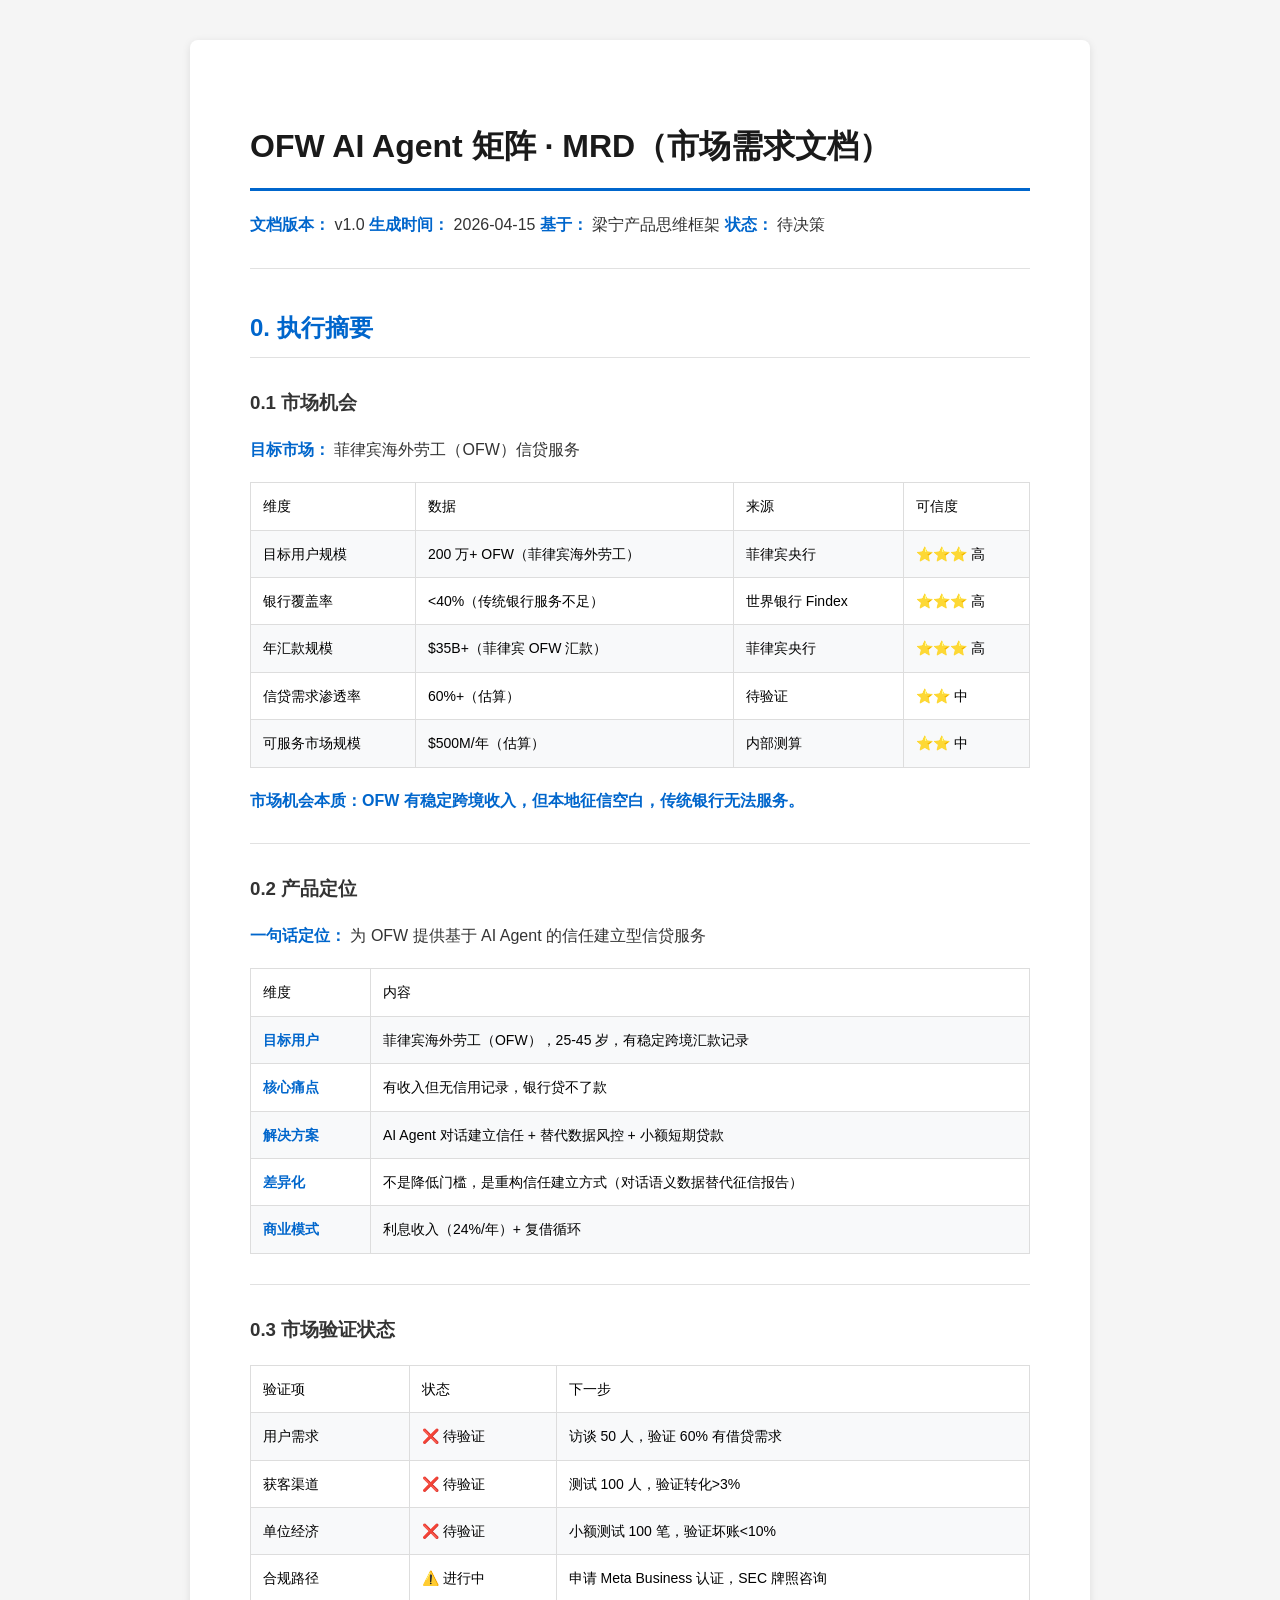
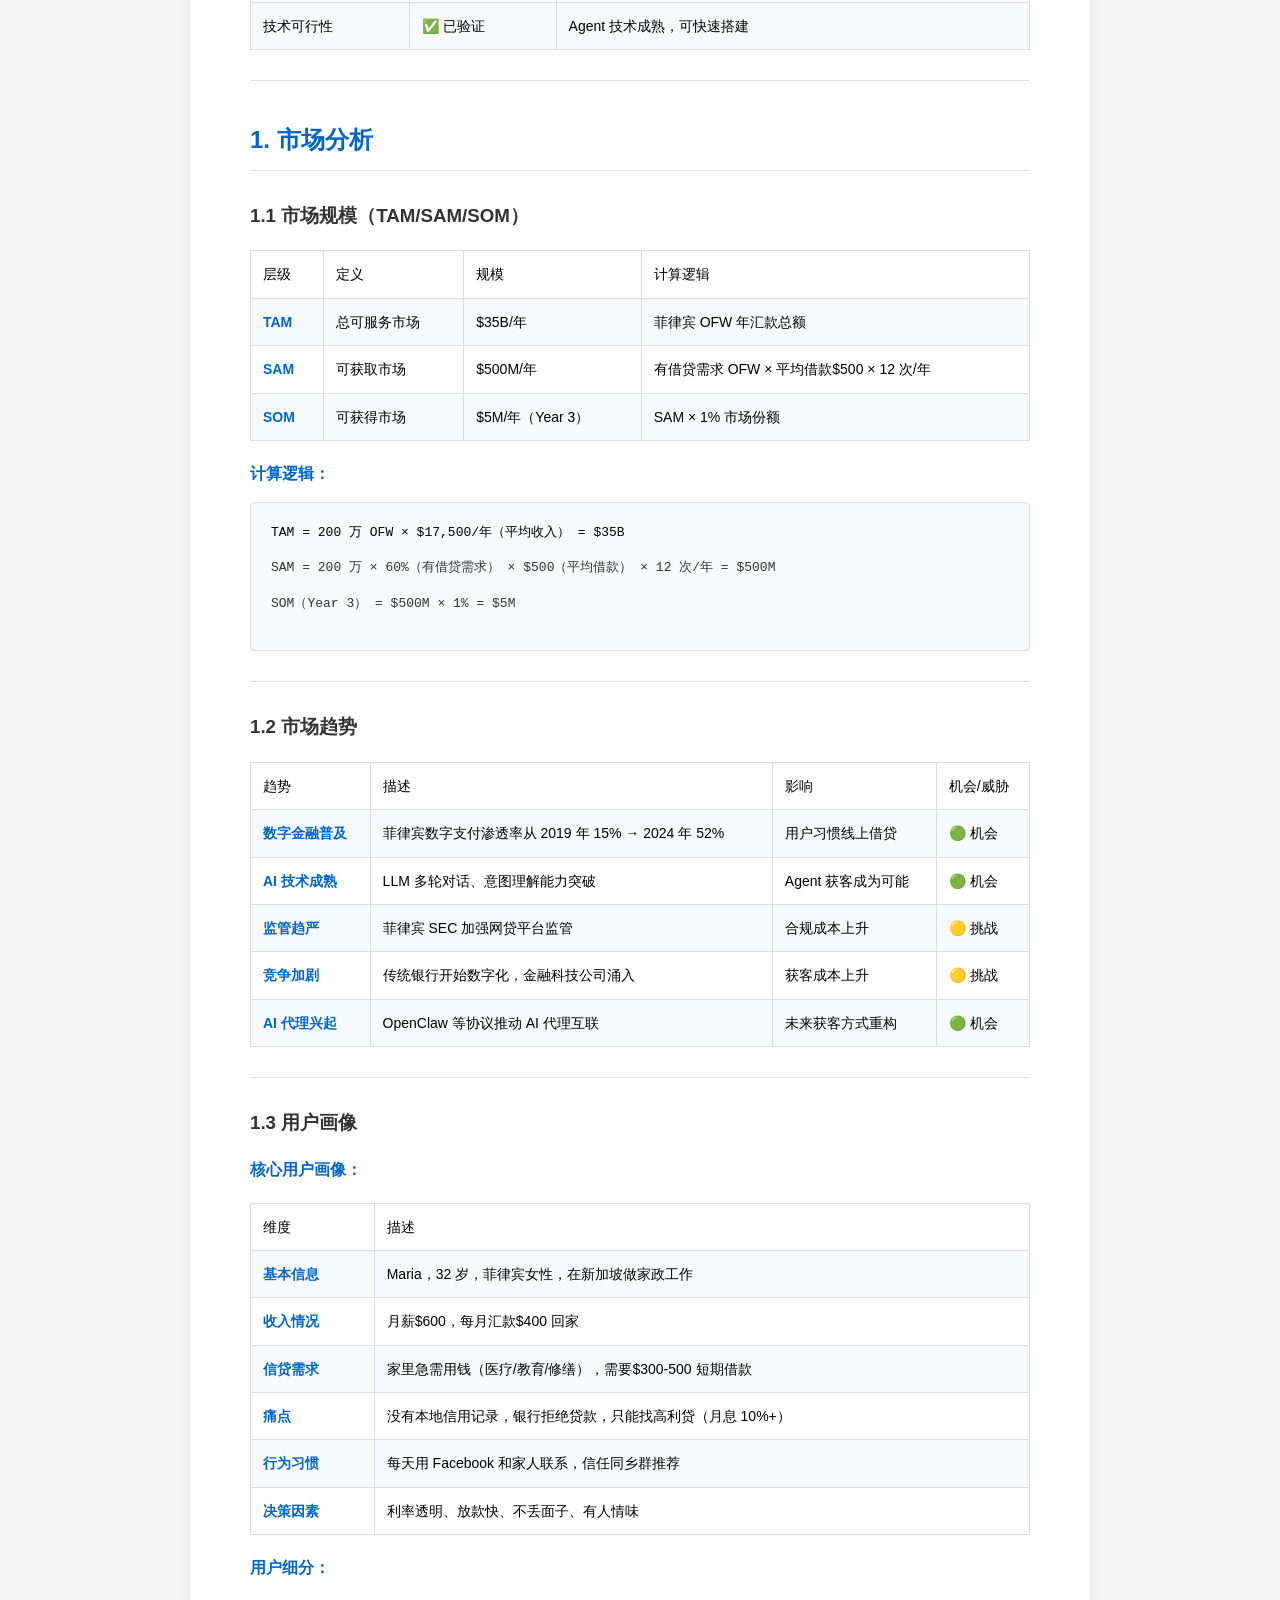
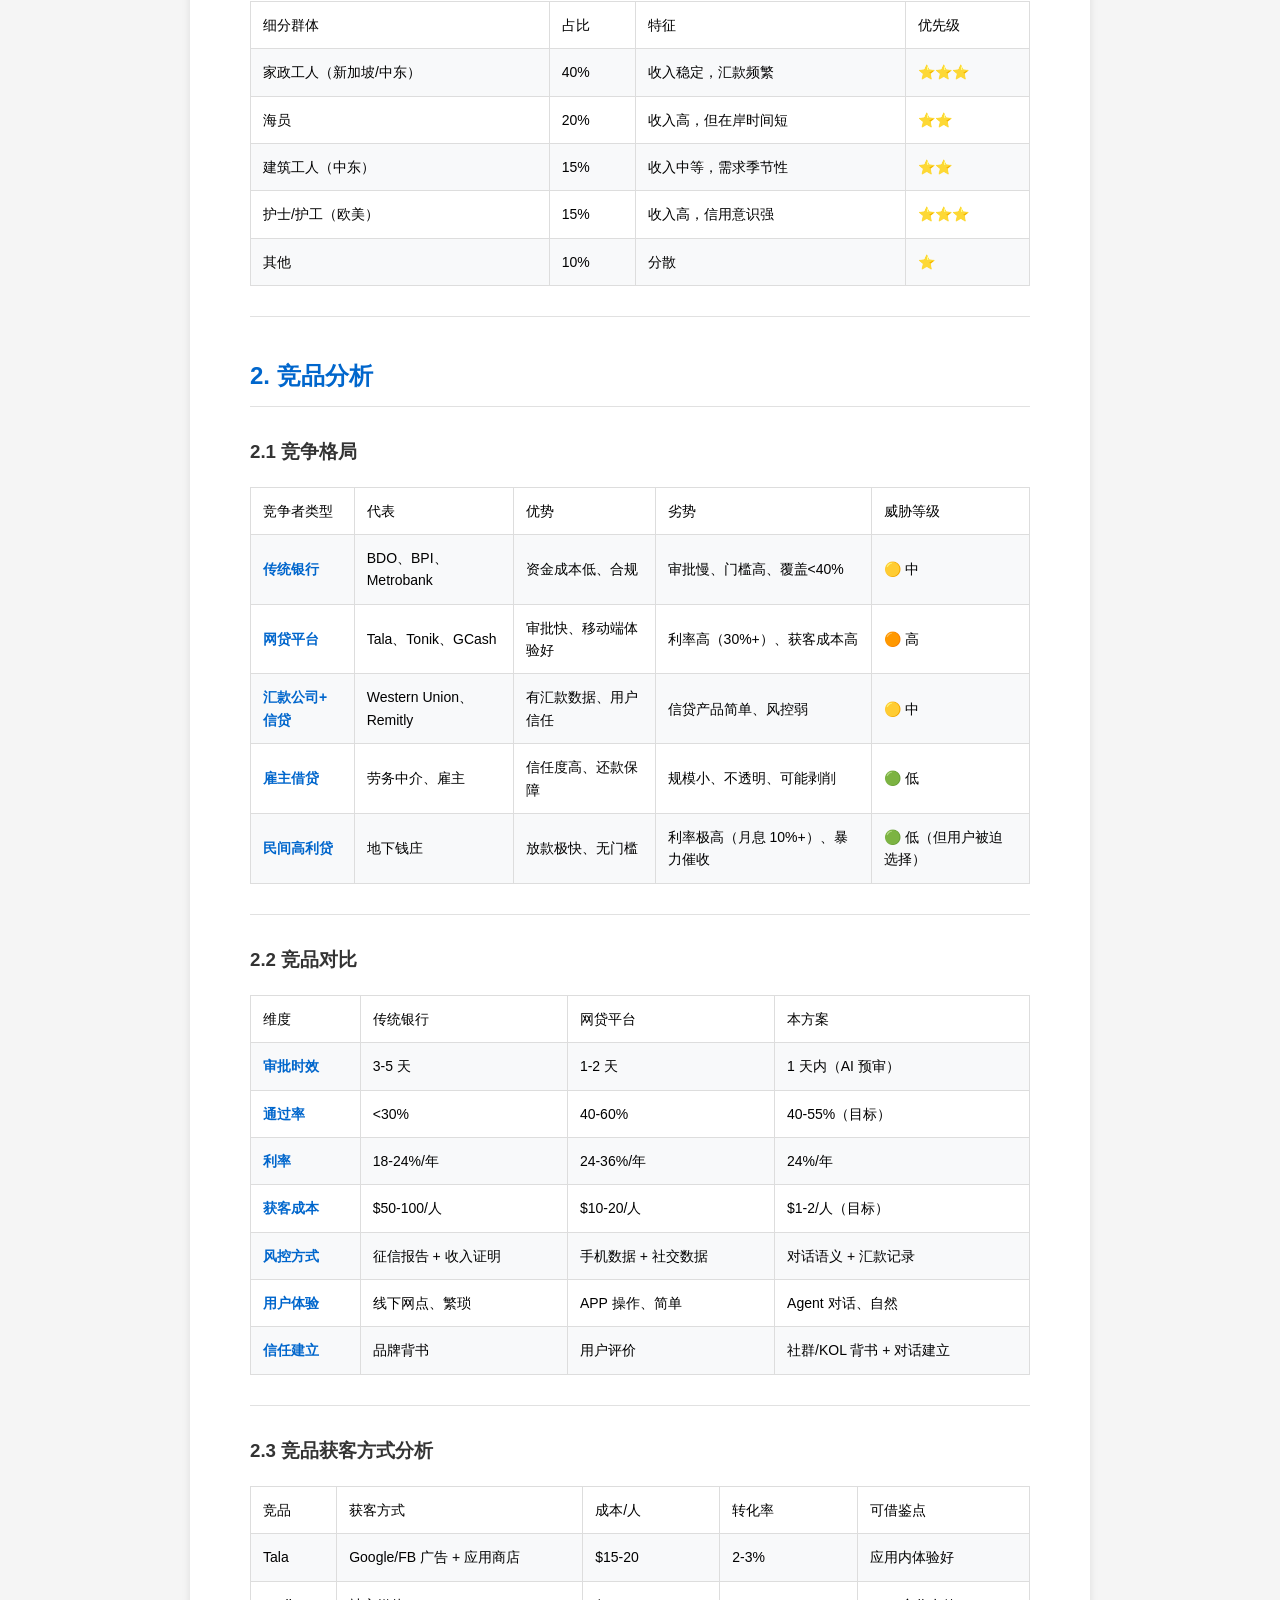
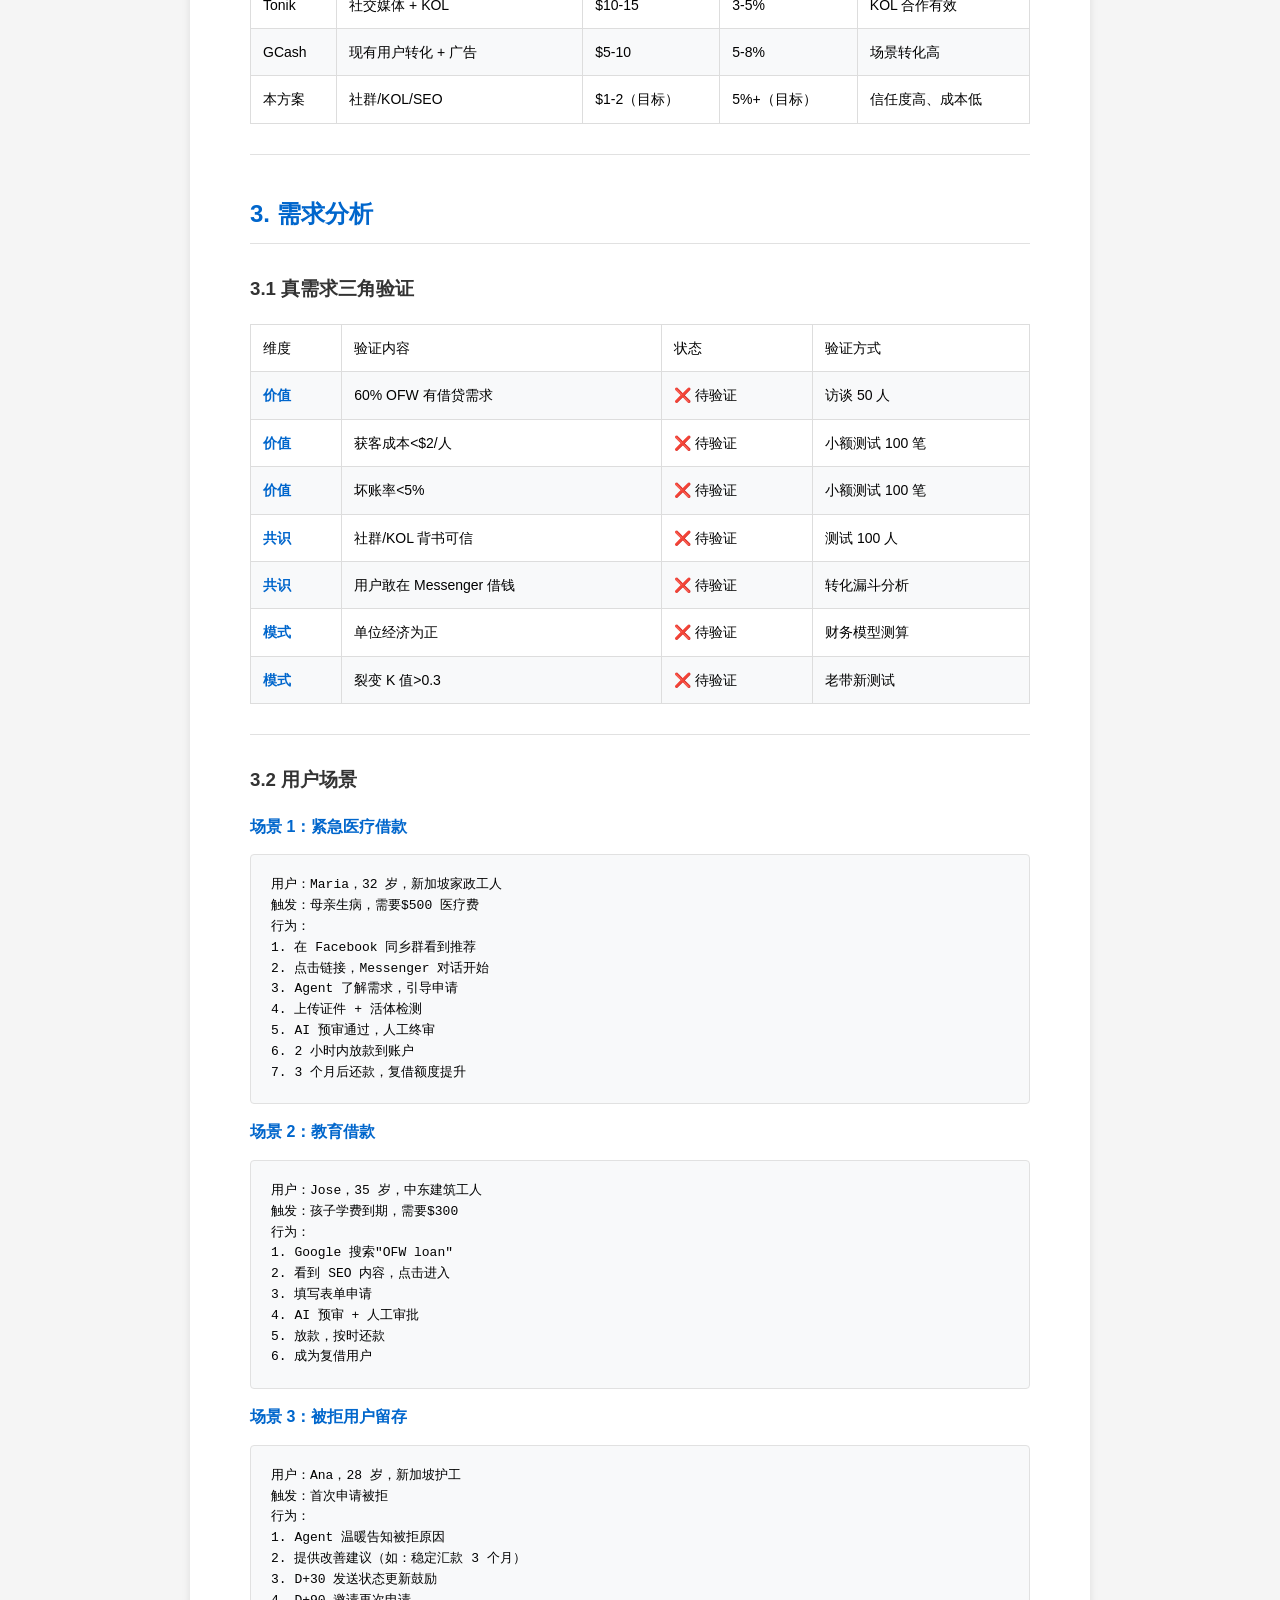
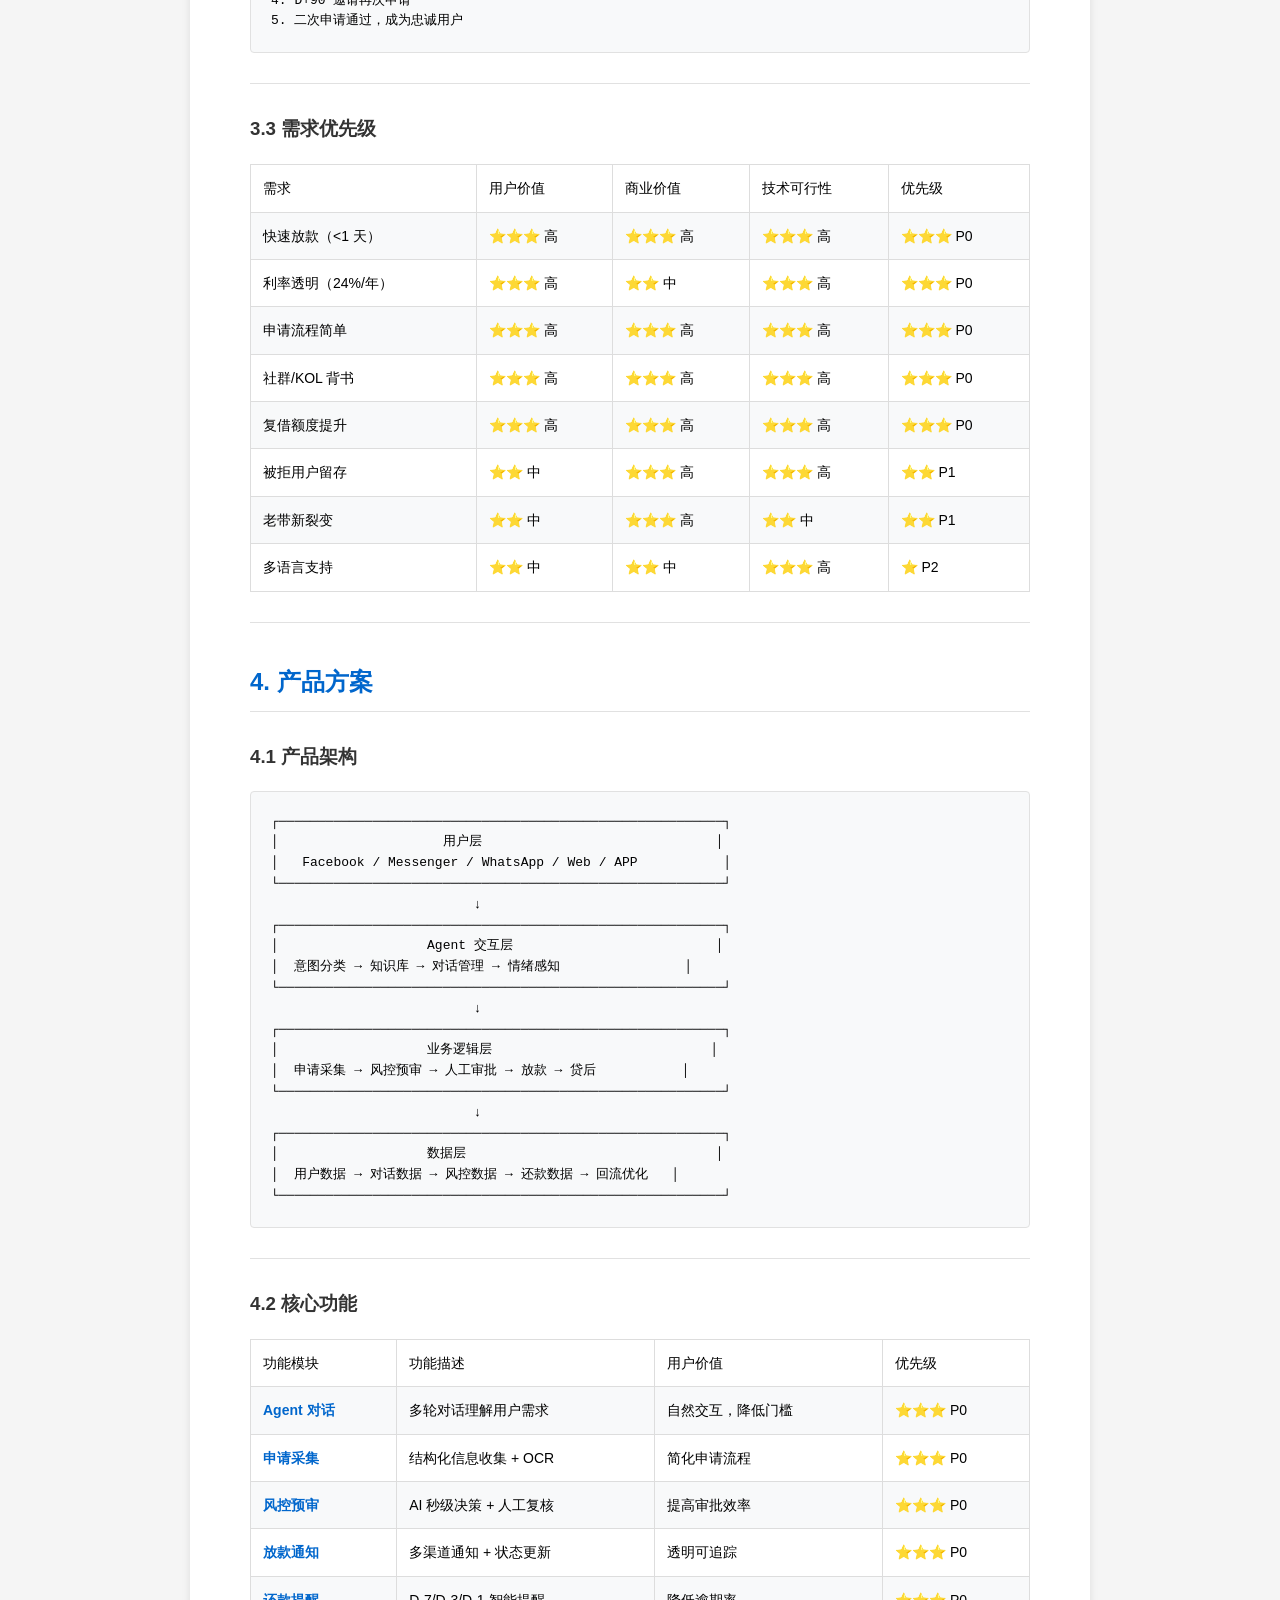
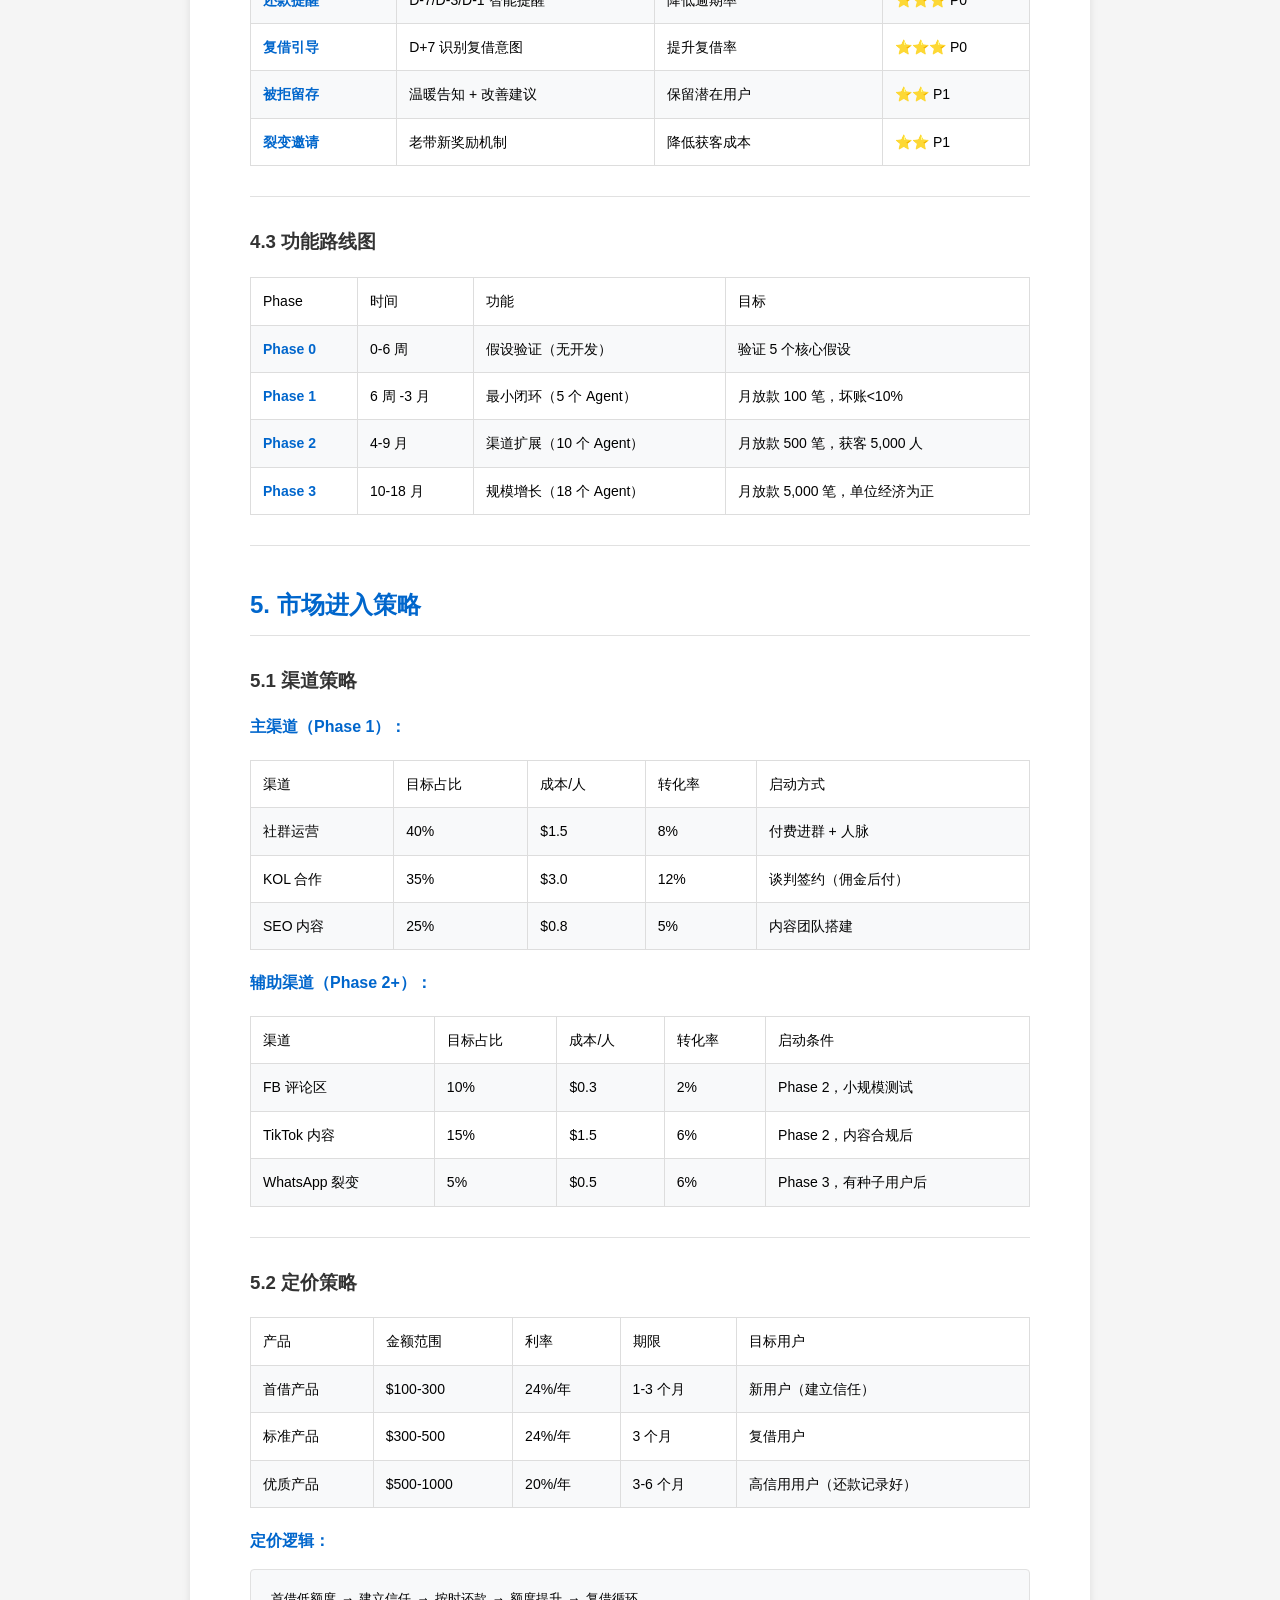
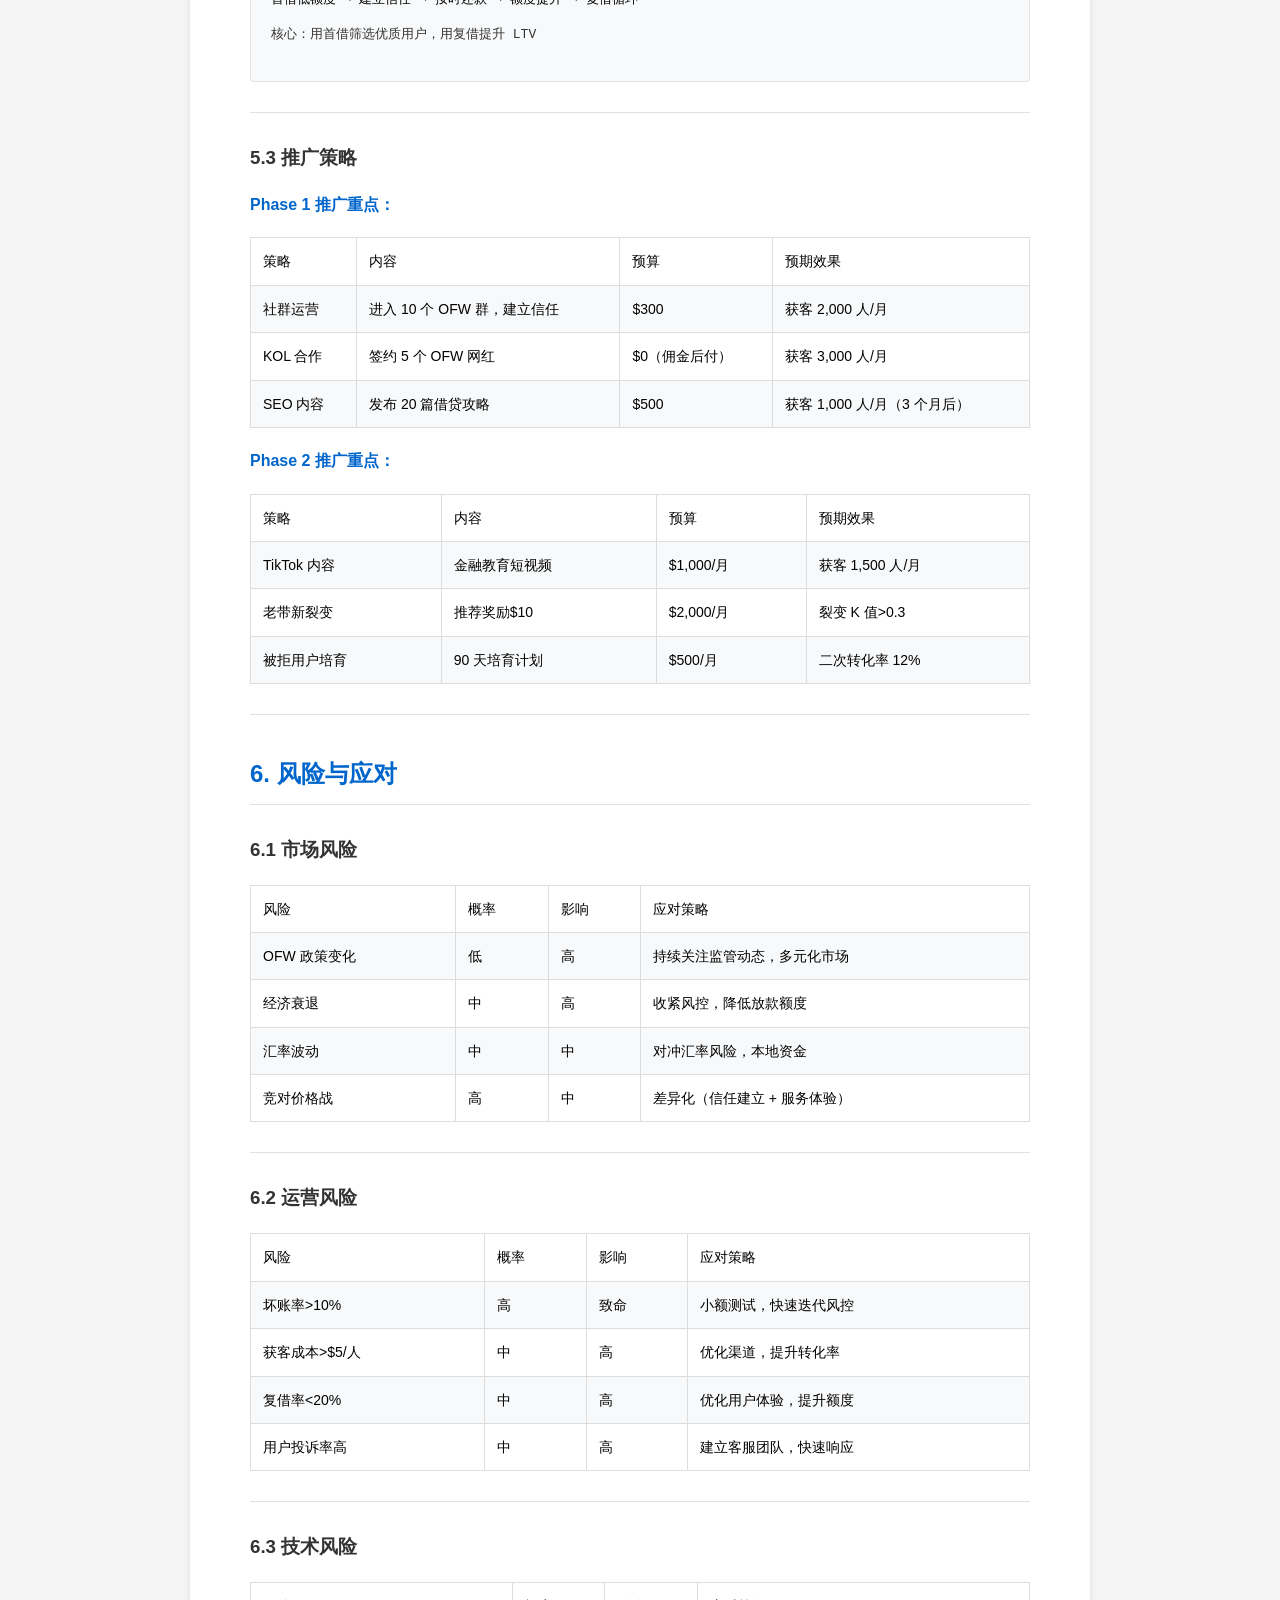
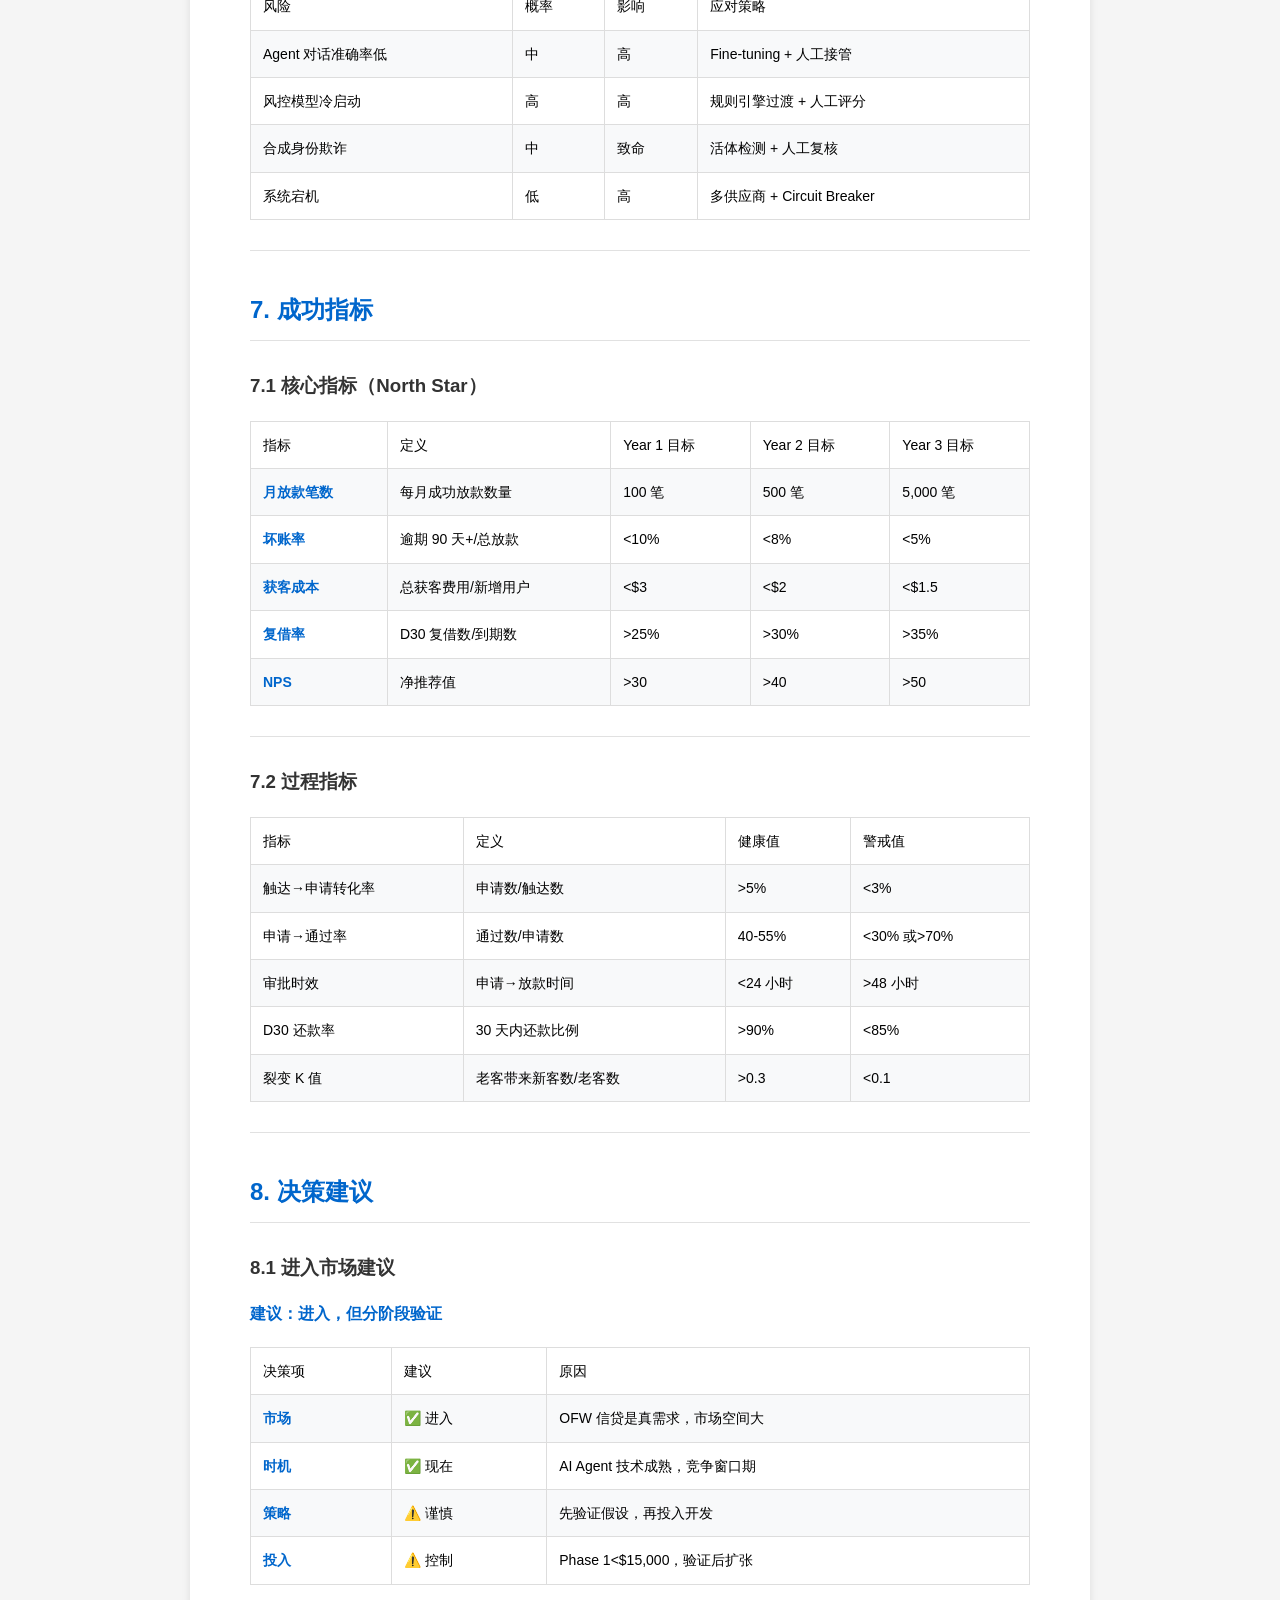
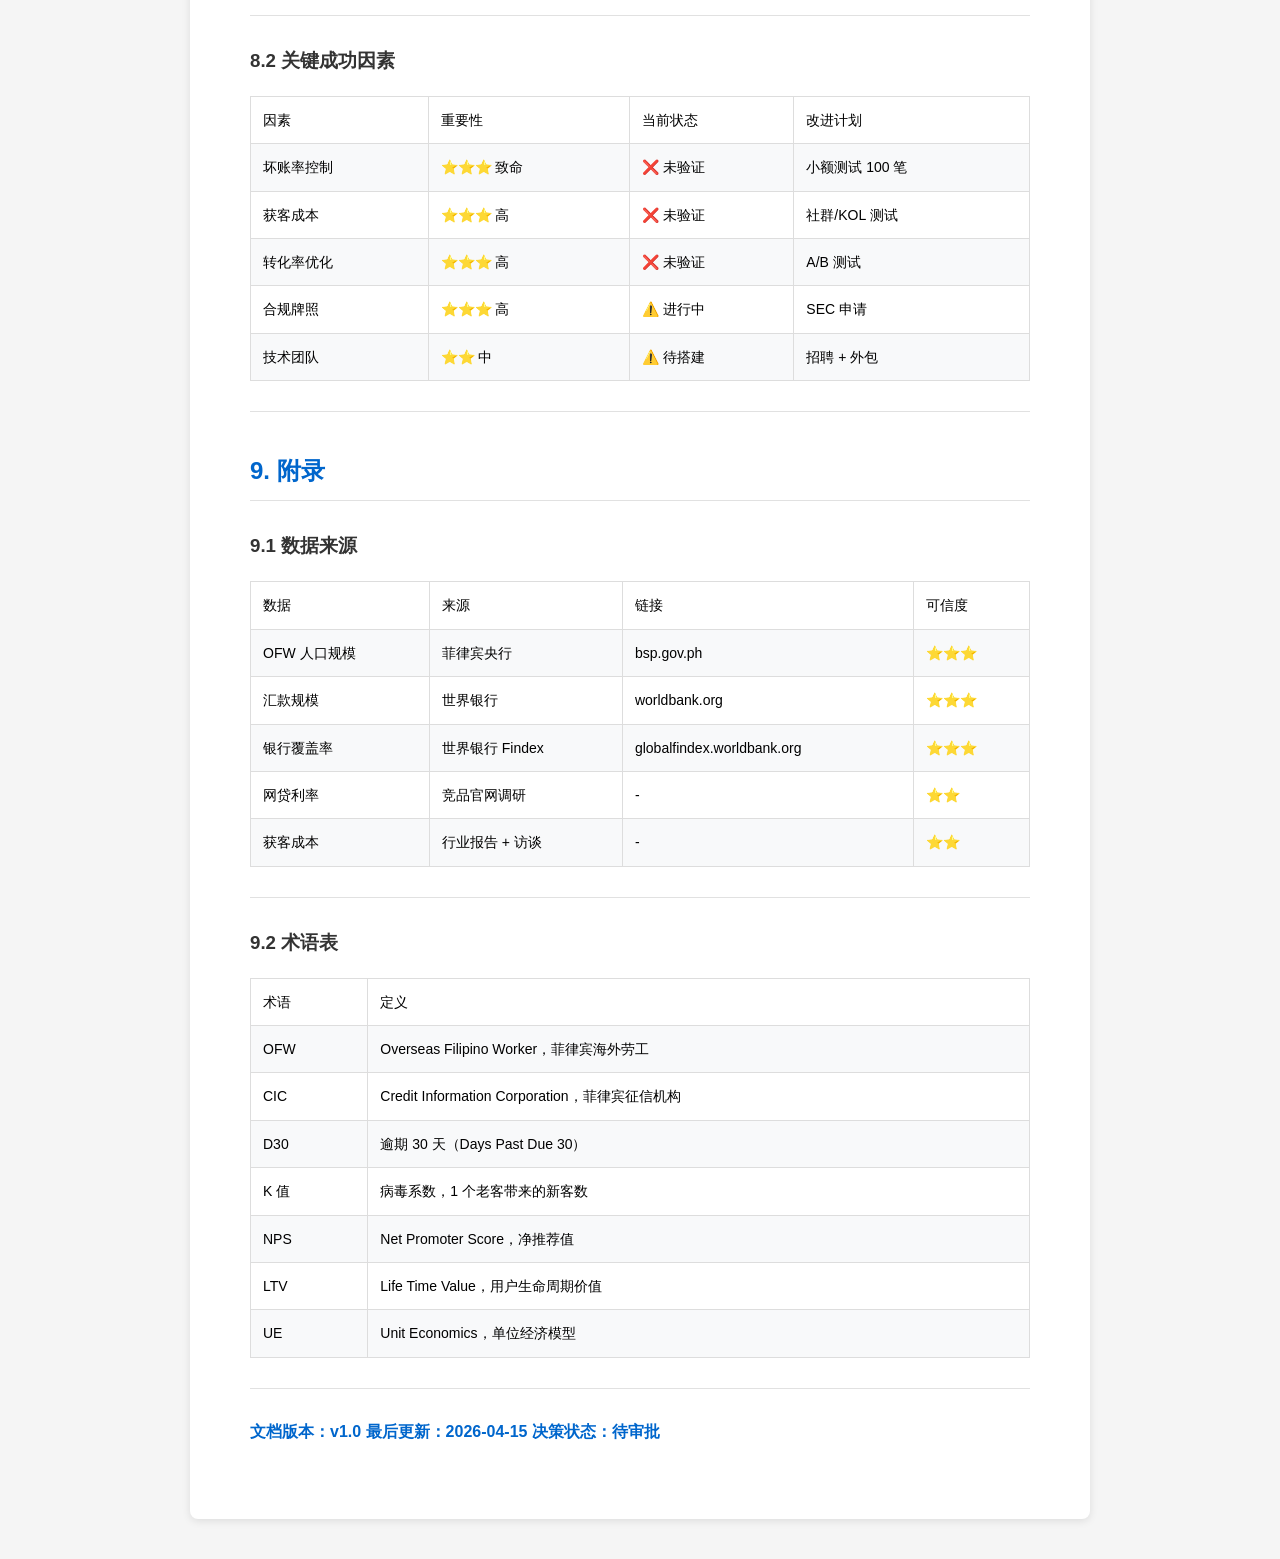
<file: docs/brd-mrd/OFW_MRD_v1.html>
<!DOCTYPE html>
<html lang="zh-CN">
<head>
    <meta charset="UTF-8">
    <meta name="viewport" content="width=device-width, initial-scale=1.0">
    <title>OFW AI Agent 矩阵 · MRD（市场需求文档）</title>
    <style>
        body {
            font-family: -apple-system, BlinkMacSystemFont, "Segoe UI", Roboto, "Helvetica Neue", Arial, sans-serif;
            line-height: 1.6;
            max-width: 900px;
            margin: 0 auto;
            padding: 40px 20px;
            background: #f5f5f5;
        }
        .container {
            background: white;
            padding: 60px;
            border-radius: 8px;
            box-shadow: 0 2px 8px rgba(0,0,0,0.1);
        }
        h1 {
            color: #1a1a1a;
            border-bottom: 3px solid #0066cc;
            padding-bottom: 15px;
        }
        h2 {
            color: #0066cc;
            border-bottom: 1px solid #e1e1e1;
            padding-bottom: 10px;
            margin-top: 40px;
        }
        h3 {
            color: #333;
            margin-top: 30px;
        }
        table {
            width: 100%;
            border-collapse: collapse;
            margin: 20px 0;
            font-size: 14px;
        }
        th, td {
            border: 1px solid #ddd;
            padding: 12px;
            text-align: left;
        }
        th {
            background: #f8f9fa;
            font-weight: 600;
        }
        tr:nth-child(even) {
            background: #f8f9fa;
        }
        tr:hover {
            background: #e8f4ff;
        }
        strong {
            color: #0066cc;
        }
        hr {
            border: none;
            border-top: 1px solid #e1e1e1;
            margin: 30px 0;
        }
        p {
            margin: 15px 0;
            color: #333;
        }
        pre {
            background: #f8f9fa;
            padding: 20px;
            border-radius: 4px;
            overflow-x: auto;
            font-size: 13px;
            border: 1px solid #e1e1e1;
        }
    </style>
</head>
<body>
    <div class="container">
        <p><h1>OFW AI Agent 矩阵 · MRD（市场需求文档）</h1></p><p><strong>文档版本：</strong> v1.0  
<strong>生成时间：</strong> 2026-04-15  
<strong>基于：</strong> 梁宁产品思维框架  
<strong>状态：</strong> 待决策<hr><p></p><p><h2>0. 执行摘要</h2></p><p><h3>0.1 市场机会</h3></p><p><strong>目标市场：</strong> 菲律宾海外劳工（OFW）信贷服务</p><p><table>
<tr><td>维度</td><td>数据</td><td>来源</td><td>可信度</td></tr>
<tr><td>目标用户规模</td><td>200 万+ OFW（菲律宾海外劳工）</td><td>菲律宾央行</td><td>⭐⭐⭐ 高</td></tr>
<tr><td>银行覆盖率</td><td><40%（传统银行服务不足）</td><td>世界银行 Findex</td><td>⭐⭐⭐ 高</td></tr>
<tr><td>年汇款规模</td><td>$35B+（菲律宾 OFW 汇款）</td><td>菲律宾央行</td><td>⭐⭐⭐ 高</td></tr>
<tr><td>信贷需求渗透率</td><td>60%+（估算）</td><td>待验证</td><td>⭐⭐ 中</td></tr>
<tr><td>可服务市场规模</td><td>$500M/年（估算）</td><td>内部测算</td><td>⭐⭐ 中</td></tr>
</table></p><p><strong>市场机会本质：OFW 有稳定跨境收入，但本地征信空白，传统银行无法服务。</strong><hr><p></p><p><h3>0.2 产品定位</h3></p><p><strong>一句话定位：</strong> 为 OFW 提供基于 AI Agent 的信任建立型信贷服务</p><p><table>
<tr><td>维度</td><td>内容</td></tr>
<tr><td><strong>目标用户</strong></td><td>菲律宾海外劳工（OFW），25-45 岁，有稳定跨境汇款记录</td></tr>
<tr><td><strong>核心痛点</strong></td><td>有收入但无信用记录，银行贷不了款</td></tr>
<tr><td><strong>解决方案</strong></td><td>AI Agent 对话建立信任 + 替代数据风控 + 小额短期贷款</td></tr>
<tr><td><strong>差异化</strong></td><td>不是降低门槛，是重构信任建立方式（对话语义数据替代征信报告）</td></tr>
<tr><td><strong>商业模式</strong></td><td>利息收入（24%/年）+ 复借循环</td></tr>
</table><hr><p></p><p><h3>0.3 市场验证状态</h3></p><p><table>
<tr><td>验证项</td><td>状态</td><td>下一步</td></tr>
<tr><td>用户需求</td><td>❌ 待验证</td><td>访谈 50 人，验证 60% 有借贷需求</td></tr>
<tr><td>获客渠道</td><td>❌ 待验证</td><td>测试 100 人，验证转化>3%</td></tr>
<tr><td>单位经济</td><td>❌ 待验证</td><td>小额测试 100 笔，验证坏账<10%</td></tr>
<tr><td>合规路径</td><td>⚠️ 进行中</td><td>申请 Meta Business 认证，SEC 牌照咨询</td></tr>
<tr><td>技术可行性</td><td>✅ 已验证</td><td>Agent 技术成熟，可快速搭建</td></tr>
</table><hr><p></p><p><h2>1. 市场分析</h2></p><p><h3>1.1 市场规模（TAM/SAM/SOM）</h3></p><p><table>
<tr><td>层级</td><td>定义</td><td>规模</td><td>计算逻辑</td></tr>
<tr><td><strong>TAM</strong></td><td>总可服务市场</td><td>$35B/年</td><td>菲律宾 OFW 年汇款总额</td></tr>
<tr><td><strong>SAM</strong></td><td>可获取市场</td><td>$500M/年</td><td>有借贷需求 OFW × 平均借款$500 × 12 次/年</td></tr>
<tr><td><strong>SOM</strong></td><td>可获得市场</td><td>$5M/年（Year 3）</td><td>SAM × 1% 市场份额</td></tr>
</table></p><p><strong>计算逻辑：</strong></p><p><pre><code>TAM = 200 万 OFW × $17,500/年（平均收入） = $35B</p><p>SAM = 200 万 × 60%（有借贷需求） × $500（平均借款） × 12 次/年 = $500M</p><p>SOM（Year 3） = $500M × 1% = $5M
</code></pre><hr><p></p><p><h3>1.2 市场趋势</h3></p><p><table>
<tr><td>趋势</td><td>描述</td><td>影响</td><td>机会/威胁</td></tr>
<tr><td><strong>数字金融普及</strong></td><td>菲律宾数字支付渗透率从 2019 年 15% → 2024 年 52%</td><td>用户习惯线上借贷</td><td>🟢 机会</td></tr>
<tr><td><strong>AI 技术成熟</strong></td><td>LLM 多轮对话、意图理解能力突破</td><td>Agent 获客成为可能</td><td>🟢 机会</td></tr>
<tr><td><strong>监管趋严</strong></td><td>菲律宾 SEC 加强网贷平台监管</td><td>合规成本上升</td><td>🟡 挑战</td></tr>
<tr><td><strong>竞争加剧</strong></td><td>传统银行开始数字化，金融科技公司涌入</td><td>获客成本上升</td><td>🟡 挑战</td></tr>
<tr><td><strong>AI 代理兴起</strong></td><td>OpenClaw 等协议推动 AI 代理互联</td><td>未来获客方式重构</td><td>🟢 机会</td></tr>
</table><hr><p></p><p><h3>1.3 用户画像</h3></p><p><strong>核心用户画像：</strong></p><p><table>
<tr><td>维度</td><td>描述</td></tr>
<tr><td><strong>基本信息</strong></td><td>Maria，32 岁，菲律宾女性，在新加坡做家政工作</td></tr>
<tr><td><strong>收入情况</strong></td><td>月薪$600，每月汇款$400 回家</td></tr>
<tr><td><strong>信贷需求</strong></td><td>家里急需用钱（医疗/教育/修缮），需要$300-500 短期借款</td></tr>
<tr><td><strong>痛点</strong></td><td>没有本地信用记录，银行拒绝贷款，只能找高利贷（月息 10%+）</td></tr>
<tr><td><strong>行为习惯</strong></td><td>每天用 Facebook 和家人联系，信任同乡群推荐</td></tr>
<tr><td><strong>决策因素</strong></td><td>利率透明、放款快、不丢面子、有人情味</td></tr>
</table></p><p><strong>用户细分：</strong></p><p><table>
<tr><td>细分群体</td><td>占比</td><td>特征</td><td>优先级</td></tr>
<tr><td>家政工人（新加坡/中东）</td><td>40%</td><td>收入稳定，汇款频繁</td><td>⭐⭐⭐</td></tr>
<tr><td>海员</td><td>20%</td><td>收入高，但在岸时间短</td><td>⭐⭐</td></tr>
<tr><td>建筑工人（中东）</td><td>15%</td><td>收入中等，需求季节性</td><td>⭐⭐</td></tr>
<tr><td>护士/护工（欧美）</td><td>15%</td><td>收入高，信用意识强</td><td>⭐⭐⭐</td></tr>
<tr><td>其他</td><td>10%</td><td>分散</td><td>⭐</td></tr>
</table><hr><p></p><p><h2>2. 竞品分析</h2></p><p><h3>2.1 竞争格局</h3></p><p><table>
<tr><td>竞争者类型</td><td>代表</td><td>优势</td><td>劣势</td><td>威胁等级</td></tr>
<tr><td><strong>传统银行</strong></td><td>BDO、BPI、Metrobank</td><td>资金成本低、合规</td><td>审批慢、门槛高、覆盖<40%</td><td>🟡 中</td></tr>
<tr><td><strong>网贷平台</strong></td><td>Tala、Tonik、GCash</td><td>审批快、移动端体验好</td><td>利率高（30%+）、获客成本高</td><td>🟠 高</td></tr>
<tr><td><strong>汇款公司+ 信贷</strong></td><td>Western Union、Remitly</td><td>有汇款数据、用户信任</td><td>信贷产品简单、风控弱</td><td>🟡 中</td></tr>
<tr><td><strong>雇主借贷</strong></td><td>劳务中介、雇主</td><td>信任度高、还款保障</td><td>规模小、不透明、可能剥削</td><td>🟢 低</td></tr>
<tr><td><strong>民间高利贷</strong></td><td>地下钱庄</td><td>放款极快、无门槛</td><td>利率极高（月息 10%+）、暴力催收</td><td>🟢 低（但用户被迫选择）</td></tr>
</table><hr><p></p><p><h3>2.2 竞品对比</h3></p><p><table>
<tr><td>维度</td><td>传统银行</td><td>网贷平台</td><td>本方案</td></tr>
<tr><td><strong>审批时效</strong></td><td>3-5 天</td><td>1-2 天</td><td>1 天内（AI 预审）</td></tr>
<tr><td><strong>通过率</strong></td><td><30%</td><td>40-60%</td><td>40-55%（目标）</td></tr>
<tr><td><strong>利率</strong></td><td>18-24%/年</td><td>24-36%/年</td><td>24%/年</td></tr>
<tr><td><strong>获客成本</strong></td><td>$50-100/人</td><td>$10-20/人</td><td>$1-2/人（目标）</td></tr>
<tr><td><strong>风控方式</strong></td><td>征信报告 + 收入证明</td><td>手机数据 + 社交数据</td><td>对话语义 + 汇款记录</td></tr>
<tr><td><strong>用户体验</strong></td><td>线下网点、繁琐</td><td>APP 操作、简单</td><td>Agent 对话、自然</td></tr>
<tr><td><strong>信任建立</strong></td><td>品牌背书</td><td>用户评价</td><td>社群/KOL 背书 + 对话建立</td></tr>
</table><hr><p></p><p><h3>2.3 竞品获客方式分析</h3></p><p><table>
<tr><td>竞品</td><td>获客方式</td><td>成本/人</td><td>转化率</td><td>可借鉴点</td></tr>
<tr><td>Tala</td><td>Google/FB 广告 + 应用商店</td><td>$15-20</td><td>2-3%</td><td>应用内体验好</td></tr>
<tr><td>Tonik</td><td>社交媒体 + KOL</td><td>$10-15</td><td>3-5%</td><td>KOL 合作有效</td></tr>
<tr><td>GCash</td><td>现有用户转化 + 广告</td><td>$5-10</td><td>5-8%</td><td>场景转化高</td></tr>
<tr><td>本方案</td><td>社群/KOL/SEO</td><td>$1-2（目标）</td><td>5%+（目标）</td><td>信任度高、成本低</td></tr>
</table><hr><p></p><p><h2>3. 需求分析</h2></p><p><h3>3.1 真需求三角验证</h3></p><p><table>
<tr><td>维度</td><td>验证内容</td><td>状态</td><td>验证方式</td></tr>
<tr><td><strong>价值</strong></td><td>60% OFW 有借贷需求</td><td>❌ 待验证</td><td>访谈 50 人</td></tr>
<tr><td><strong>价值</strong></td><td>获客成本<$2/人</td><td>❌ 待验证</td><td>小额测试 100 笔</td></tr>
<tr><td><strong>价值</strong></td><td>坏账率<5%</td><td>❌ 待验证</td><td>小额测试 100 笔</td></tr>
<tr><td><strong>共识</strong></td><td>社群/KOL 背书可信</td><td>❌ 待验证</td><td>测试 100 人</td></tr>
<tr><td><strong>共识</strong></td><td>用户敢在 Messenger 借钱</td><td>❌ 待验证</td><td>转化漏斗分析</td></tr>
<tr><td><strong>模式</strong></td><td>单位经济为正</td><td>❌ 待验证</td><td>财务模型测算</td></tr>
<tr><td><strong>模式</strong></td><td>裂变 K 值>0.3</td><td>❌ 待验证</td><td>老带新测试</td></tr>
</table><hr><p></p><p><h3>3.2 用户场景</h3></p><p><strong>场景 1：紧急医疗借款</strong></p><p><pre><code>用户：Maria，32 岁，新加坡家政工人
触发：母亲生病，需要$500 医疗费
行为：
1. 在 Facebook 同乡群看到推荐
2. 点击链接，Messenger 对话开始
3. Agent 了解需求，引导申请
4. 上传证件 + 活体检测
5. AI 预审通过，人工终审
6. 2 小时内放款到账户
7. 3 个月后还款，复借额度提升
</code></pre></p><p><strong>场景 2：教育借款</strong></p><p><pre><code>用户：Jose，35 岁，中东建筑工人
触发：孩子学费到期，需要$300
行为：
1. Google 搜索"OFW loan"
2. 看到 SEO 内容，点击进入
3. 填写表单申请
4. AI 预审 + 人工审批
5. 放款，按时还款
6. 成为复借用户
</code></pre></p><p><strong>场景 3：被拒用户留存</strong></p><p><pre><code>用户：Ana，28 岁，新加坡护工
触发：首次申请被拒
行为：
1. Agent 温暖告知被拒原因
2. 提供改善建议（如：稳定汇款 3 个月）
3. D+30 发送状态更新鼓励
4. D+90 邀请再次申请
5. 二次申请通过，成为忠诚用户
</code></pre><hr><p></p><p><h3>3.3 需求优先级</h3></p><p><table>
<tr><td>需求</td><td>用户价值</td><td>商业价值</td><td>技术可行性</td><td>优先级</td></tr>
<tr><td>快速放款（<1 天）</td><td>⭐⭐⭐ 高</td><td>⭐⭐⭐ 高</td><td>⭐⭐⭐ 高</td><td>⭐⭐⭐ P0</td></tr>
<tr><td>利率透明（24%/年）</td><td>⭐⭐⭐ 高</td><td>⭐⭐ 中</td><td>⭐⭐⭐ 高</td><td>⭐⭐⭐ P0</td></tr>
<tr><td>申请流程简单</td><td>⭐⭐⭐ 高</td><td>⭐⭐⭐ 高</td><td>⭐⭐⭐ 高</td><td>⭐⭐⭐ P0</td></tr>
<tr><td>社群/KOL 背书</td><td>⭐⭐⭐ 高</td><td>⭐⭐⭐ 高</td><td>⭐⭐⭐ 高</td><td>⭐⭐⭐ P0</td></tr>
<tr><td>复借额度提升</td><td>⭐⭐⭐ 高</td><td>⭐⭐⭐ 高</td><td>⭐⭐⭐ 高</td><td>⭐⭐⭐ P0</td></tr>
<tr><td>被拒用户留存</td><td>⭐⭐ 中</td><td>⭐⭐⭐ 高</td><td>⭐⭐⭐ 高</td><td>⭐⭐ P1</td></tr>
<tr><td>老带新裂变</td><td>⭐⭐ 中</td><td>⭐⭐⭐ 高</td><td>⭐⭐ 中</td><td>⭐⭐ P1</td></tr>
<tr><td>多语言支持</td><td>⭐⭐ 中</td><td>⭐⭐ 中</td><td>⭐⭐⭐ 高</td><td>⭐ P2</td></tr>
</table><hr><p></p><p><h2>4. 产品方案</h2></p><p><h3>4.1 产品架构</h3></p><p><pre><code>┌─────────────────────────────────────────────────────────┐
│                     用户层                              │
│   Facebook / Messenger / WhatsApp / Web / APP           │
└─────────────────────────────────────────────────────────┘
                          ↓
┌─────────────────────────────────────────────────────────┐
│                   Agent 交互层                          │
│  意图分类 → 知识库 → 对话管理 → 情绪感知                │
└─────────────────────────────────────────────────────────┘
                          ↓
┌─────────────────────────────────────────────────────────┐
│                   业务逻辑层                            │
│  申请采集 → 风控预审 → 人工审批 → 放款 → 贷后           │
└─────────────────────────────────────────────────────────┘
                          ↓
┌─────────────────────────────────────────────────────────┐
│                   数据层                                │
│  用户数据 → 对话数据 → 风控数据 → 还款数据 → 回流优化   │
└─────────────────────────────────────────────────────────┘
</code></pre><hr><p></p><p><h3>4.2 核心功能</h3></p><p><table>
<tr><td>功能模块</td><td>功能描述</td><td>用户价值</td><td>优先级</td></tr>
<tr><td><strong>Agent 对话</strong></td><td>多轮对话理解用户需求</td><td>自然交互，降低门槛</td><td>⭐⭐⭐ P0</td></tr>
<tr><td><strong>申请采集</strong></td><td>结构化信息收集 + OCR</td><td>简化申请流程</td><td>⭐⭐⭐ P0</td></tr>
<tr><td><strong>风控预审</strong></td><td>AI 秒级决策 + 人工复核</td><td>提高审批效率</td><td>⭐⭐⭐ P0</td></tr>
<tr><td><strong>放款通知</strong></td><td>多渠道通知 + 状态更新</td><td>透明可追踪</td><td>⭐⭐⭐ P0</td></tr>
<tr><td><strong>还款提醒</strong></td><td>D-7/D-3/D-1 智能提醒</td><td>降低逾期率</td><td>⭐⭐⭐ P0</td></tr>
<tr><td><strong>复借引导</strong></td><td>D+7 识别复借意图</td><td>提升复借率</td><td>⭐⭐⭐ P0</td></tr>
<tr><td><strong>被拒留存</strong></td><td>温暖告知 + 改善建议</td><td>保留潜在用户</td><td>⭐⭐ P1</td></tr>
<tr><td><strong>裂变邀请</strong></td><td>老带新奖励机制</td><td>降低获客成本</td><td>⭐⭐ P1</td></tr>
</table><hr><p></p><p><h3>4.3 功能路线图</h3></p><p><table>
<tr><td>Phase</td><td>时间</td><td>功能</td><td>目标</td></tr>
<tr><td><strong>Phase 0</strong></td><td>0-6 周</td><td>假设验证（无开发）</td><td>验证 5 个核心假设</td></tr>
<tr><td><strong>Phase 1</strong></td><td>6 周 -3 月</td><td>最小闭环（5 个 Agent）</td><td>月放款 100 笔，坏账<10%</td></tr>
<tr><td><strong>Phase 2</strong></td><td>4-9 月</td><td>渠道扩展（10 个 Agent）</td><td>月放款 500 笔，获客 5,000 人</td></tr>
<tr><td><strong>Phase 3</strong></td><td>10-18 月</td><td>规模增长（18 个 Agent）</td><td>月放款 5,000 笔，单位经济为正</td></tr>
</table><hr><p></p><p><h2>5. 市场进入策略</h2></p><p><h3>5.1 渠道策略</h3></p><p><strong>主渠道（Phase 1）：</strong></p><p><table>
<tr><td>渠道</td><td>目标占比</td><td>成本/人</td><td>转化率</td><td>启动方式</td></tr>
<tr><td>社群运营</td><td>40%</td><td>$1.5</td><td>8%</td><td>付费进群 + 人脉</td></tr>
<tr><td>KOL 合作</td><td>35%</td><td>$3.0</td><td>12%</td><td>谈判签约（佣金后付）</td></tr>
<tr><td>SEO 内容</td><td>25%</td><td>$0.8</td><td>5%</td><td>内容团队搭建</td></tr>
</table></p><p><strong>辅助渠道（Phase 2+）：</strong></p><p><table>
<tr><td>渠道</td><td>目标占比</td><td>成本/人</td><td>转化率</td><td>启动条件</td></tr>
<tr><td>FB 评论区</td><td>10%</td><td>$0.3</td><td>2%</td><td>Phase 2，小规模测试</td></tr>
<tr><td>TikTok 内容</td><td>15%</td><td>$1.5</td><td>6%</td><td>Phase 2，内容合规后</td></tr>
<tr><td>WhatsApp 裂变</td><td>5%</td><td>$0.5</td><td>6%</td><td>Phase 3，有种子用户后</td></tr>
</table><hr><p></p><p><h3>5.2 定价策略</h3></p><p><table>
<tr><td>产品</td><td>金额范围</td><td>利率</td><td>期限</td><td>目标用户</td></tr>
<tr><td>首借产品</td><td>$100-300</td><td>24%/年</td><td>1-3 个月</td><td>新用户（建立信任）</td></tr>
<tr><td>标准产品</td><td>$300-500</td><td>24%/年</td><td>3 个月</td><td>复借用户</td></tr>
<tr><td>优质产品</td><td>$500-1000</td><td>20%/年</td><td>3-6 个月</td><td>高信用用户（还款记录好）</td></tr>
</table></p><p><strong>定价逻辑：</strong></p><p><pre><code>首借低额度 → 建立信任 → 按时还款 → 额度提升 → 复借循环</p><p>核心：用首借筛选优质用户，用复借提升 LTV
</code></pre><hr><p></p><p><h3>5.3 推广策略</h3></p><p><strong>Phase 1 推广重点：</strong></p><p><table>
<tr><td>策略</td><td>内容</td><td>预算</td><td>预期效果</td></tr>
<tr><td>社群运营</td><td>进入 10 个 OFW 群，建立信任</td><td>$300</td><td>获客 2,000 人/月</td></tr>
<tr><td>KOL 合作</td><td>签约 5 个 OFW 网红</td><td>$0（佣金后付）</td><td>获客 3,000 人/月</td></tr>
<tr><td>SEO 内容</td><td>发布 20 篇借贷攻略</td><td>$500</td><td>获客 1,000 人/月（3 个月后）</td></tr>
</table></p><p><strong>Phase 2 推广重点：</strong></p><p><table>
<tr><td>策略</td><td>内容</td><td>预算</td><td>预期效果</td></tr>
<tr><td>TikTok 内容</td><td>金融教育短视频</td><td>$1,000/月</td><td>获客 1,500 人/月</td></tr>
<tr><td>老带新裂变</td><td>推荐奖励$10</td><td>$2,000/月</td><td>裂变 K 值>0.3</td></tr>
<tr><td>被拒用户培育</td><td>90 天培育计划</td><td>$500/月</td><td>二次转化率 12%</td></tr>
</table><hr><p></p><p><h2>6. 风险与应对</h2></p><p><h3>6.1 市场风险</h3></p><p><table>
<tr><td>风险</td><td>概率</td><td>影响</td><td>应对策略</td></tr>
<tr><td>OFW 政策变化</td><td>低</td><td>高</td><td>持续关注监管动态，多元化市场</td></tr>
<tr><td>经济衰退</td><td>中</td><td>高</td><td>收紧风控，降低放款额度</td></tr>
<tr><td>汇率波动</td><td>中</td><td>中</td><td>对冲汇率风险，本地资金</td></tr>
<tr><td>竞对价格战</td><td>高</td><td>中</td><td>差异化（信任建立 + 服务体验）</td></tr>
</table><hr><p></p><p><h3>6.2 运营风险</h3></p><p><table>
<tr><td>风险</td><td>概率</td><td>影响</td><td>应对策略</td></tr>
<tr><td>坏账率>10%</td><td>高</td><td>致命</td><td>小额测试，快速迭代风控</td></tr>
<tr><td>获客成本>$5/人</td><td>中</td><td>高</td><td>优化渠道，提升转化率</td></tr>
<tr><td>复借率<20%</td><td>中</td><td>高</td><td>优化用户体验，提升额度</td></tr>
<tr><td>用户投诉率高</td><td>中</td><td>高</td><td>建立客服团队，快速响应</td></tr>
</table><hr><p></p><p><h3>6.3 技术风险</h3></p><p><table>
<tr><td>风险</td><td>概率</td><td>影响</td><td>应对策略</td></tr>
<tr><td>Agent 对话准确率低</td><td>中</td><td>高</td><td>Fine-tuning + 人工接管</td></tr>
<tr><td>风控模型冷启动</td><td>高</td><td>高</td><td>规则引擎过渡 + 人工评分</td></tr>
<tr><td>合成身份欺诈</td><td>中</td><td>致命</td><td>活体检测 + 人工复核</td></tr>
<tr><td>系统宕机</td><td>低</td><td>高</td><td>多供应商 + Circuit Breaker</td></tr>
</table><hr><p></p><p><h2>7. 成功指标</h2></p><p><h3>7.1 核心指标（North Star）</h3></p><p><table>
<tr><td>指标</td><td>定义</td><td>Year 1 目标</td><td>Year 2 目标</td><td>Year 3 目标</td></tr>
<tr><td><strong>月放款笔数</strong></td><td>每月成功放款数量</td><td>100 笔</td><td>500 笔</td><td>5,000 笔</td></tr>
<tr><td><strong>坏账率</strong></td><td>逾期 90 天+/总放款</td><td><10%</td><td><8%</td><td><5%</td></tr>
<tr><td><strong>获客成本</strong></td><td>总获客费用/新增用户</td><td><$3</td><td><$2</td><td><$1.5</td></tr>
<tr><td><strong>复借率</strong></td><td>D30 复借数/到期数</td><td>>25%</td><td>>30%</td><td>>35%</td></tr>
<tr><td><strong>NPS</strong></td><td>净推荐值</td><td>>30</td><td>>40</td><td>>50</td></tr>
</table><hr><p></p><p><h3>7.2 过程指标</h3></p><p><table>
<tr><td>指标</td><td>定义</td><td>健康值</td><td>警戒值</td></tr>
<tr><td>触达→申请转化率</td><td>申请数/触达数</td><td>>5%</td><td><3%</td></tr>
<tr><td>申请→通过率</td><td>通过数/申请数</td><td>40-55%</td><td><30% 或>70%</td></tr>
<tr><td>审批时效</td><td>申请→放款时间</td><td><24 小时</td><td>>48 小时</td></tr>
<tr><td>D30 还款率</td><td>30 天内还款比例</td><td>>90%</td><td><85%</td></tr>
<tr><td>裂变 K 值</td><td>老客带来新客数/老客数</td><td>>0.3</td><td><0.1</td></tr>
</table><hr><p></p><p><h2>8. 决策建议</h2></p><p><h3>8.1 进入市场建议</h3></p><p><strong>建议：进入，但分阶段验证</strong></p><p><table>
<tr><td>决策项</td><td>建议</td><td>原因</td></tr>
<tr><td><strong>市场</strong></td><td>✅ 进入</td><td>OFW 信贷是真需求，市场空间大</td></tr>
<tr><td><strong>时机</strong></td><td>✅ 现在</td><td>AI Agent 技术成熟，竞争窗口期</td></tr>
<tr><td><strong>策略</strong></td><td>⚠️ 谨慎</td><td>先验证假设，再投入开发</td></tr>
<tr><td><strong>投入</strong></td><td>⚠️ 控制</td><td>Phase 1<$15,000，验证后扩张</td></tr>
</table><hr><p></p><p><h3>8.2 关键成功因素</h3></p><p><table>
<tr><td>因素</td><td>重要性</td><td>当前状态</td><td>改进计划</td></tr>
<tr><td>坏账率控制</td><td>⭐⭐⭐ 致命</td><td>❌ 未验证</td><td>小额测试 100 笔</td></tr>
<tr><td>获客成本</td><td>⭐⭐⭐ 高</td><td>❌ 未验证</td><td>社群/KOL 测试</td></tr>
<tr><td>转化率优化</td><td>⭐⭐⭐ 高</td><td>❌ 未验证</td><td>A/B 测试</td></tr>
<tr><td>合规牌照</td><td>⭐⭐⭐ 高</td><td>⚠️ 进行中</td><td>SEC 申请</td></tr>
<tr><td>技术团队</td><td>⭐⭐ 中</td><td>⚠️ 待搭建</td><td>招聘 + 外包</td></tr>
</table><hr><p></p><p><h2>9. 附录</h2></p><p><h3>9.1 数据来源</h3></p><p><table>
<tr><td>数据</td><td>来源</td><td>链接</td><td>可信度</td></tr>
<tr><td>OFW 人口规模</td><td>菲律宾央行</td><td>bsp.gov.ph</td><td>⭐⭐⭐</td></tr>
<tr><td>汇款规模</td><td>世界银行</td><td>worldbank.org</td><td>⭐⭐⭐</td></tr>
<tr><td>银行覆盖率</td><td>世界银行 Findex</td><td>globalfindex.worldbank.org</td><td>⭐⭐⭐</td></tr>
<tr><td>网贷利率</td><td>竞品官网调研</td><td>-</td><td>⭐⭐</td></tr>
<tr><td>获客成本</td><td>行业报告 + 访谈</td><td>-</td><td>⭐⭐</td></tr>
</table><hr><p></p><p><h3>9.2 术语表</h3></p><p><table>
<tr><td>术语</td><td>定义</td></tr>
<tr><td>OFW</td><td>Overseas Filipino Worker，菲律宾海外劳工</td></tr>
<tr><td>CIC</td><td>Credit Information Corporation，菲律宾征信机构</td></tr>
<tr><td>D30</td><td>逾期 30 天（Days Past Due 30）</td></tr>
<tr><td>K 值</td><td>病毒系数，1 个老客带来的新客数</td></tr>
<tr><td>NPS</td><td>Net Promoter Score，净推荐值</td></tr>
<tr><td>LTV</td><td>Life Time Value，用户生命周期价值</td></tr>
<tr><td>UE</td><td>Unit Economics，单位经济模型</td></tr>
</table><hr><p></p><p><strong>文档版本：v1.0</strong>  
<strong>最后更新：2026-04-15</strong>  
<strong>决策状态：待审批</strong>
</p>
    </div>
</body>
</html>
</file>
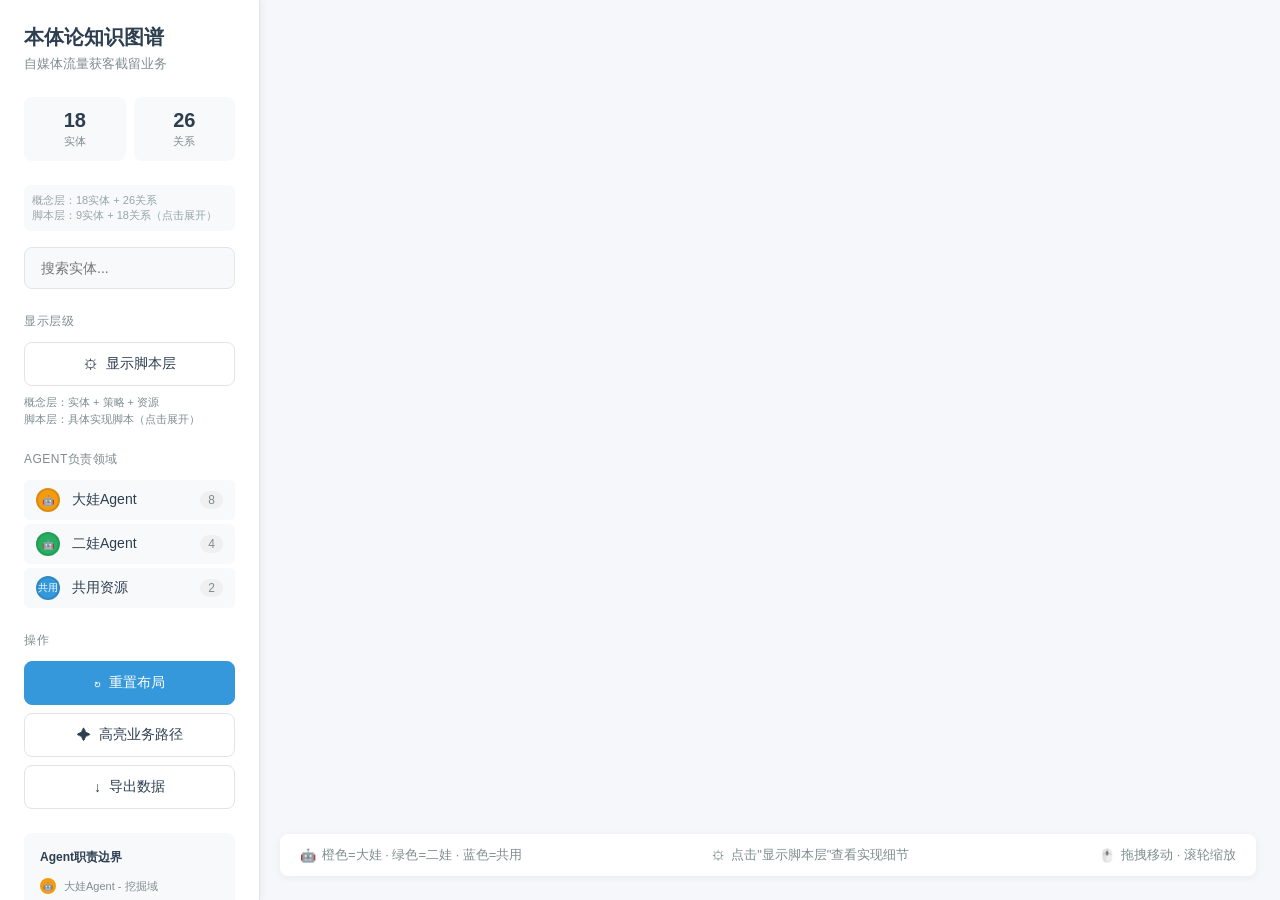
<file: docs/ontology/知识图谱可视化.html>
<!DOCTYPE html>
<html lang="zh-CN">
<head>
    <meta charset="UTF-8">
    <meta name="viewport" content="width=device-width, initial-scale=1.0">
    <title>本体论 · 自媒体流量获客截留业务 · 知识图谱</title>
    <script src="https://d3js.org/d3.v7.min.js"></script>
    <style>
        * { margin: 0; padding: 0; box-sizing: border-box; }
        body {
            font-family: -apple-system, BlinkMacSystemFont, 'Segoe UI', 'PingFang SC', 'Microsoft YaHei', sans-serif;
            background: #f5f7fa;
            color: #2c3e50;
            overflow: hidden;
        }
        
        .sidebar {
            position: fixed;
            left: 0;
            top: 0;
            width: 260px;
            height: 100vh;
            background: #ffffff;
            border-right: 1px solid #e1e5e9;
            padding: 24px;
            overflow-y: auto;
            z-index: 100;
            box-shadow: 2px 0 8px rgba(0,0,0,0.05);
        }
        
        .sidebar h1 { font-size: 20px; color: #2c3e50; margin-bottom: 4px; font-weight: 600; }
        .sidebar .subtitle { font-size: 13px; color: #7f8c8d; margin-bottom: 24px; }
        
        .search-box { margin-bottom: 24px; }
        .search-box input {
            width: 100%;
            padding: 12px 16px;
            border: 1px solid #e1e5e9;
            border-radius: 8px;
            background: #f8f9fa;
            color: #2c3e50;
            font-size: 14px;
            transition: all 0.3s;
        }
        .search-box input:focus {
            outline: none;
            border-color: #3498db;
            background: #ffffff;
            box-shadow: 0 0 0 3px rgba(52,152,219,0.1);
        }
        
        .section { margin-bottom: 24px; }
        .section h3 { font-size: 12px; color: #7f8c8d; text-transform: uppercase; letter-spacing: 0.5px; margin-bottom: 12px; font-weight: 500; }
        
        .stats-grid { display: grid; grid-template-columns: repeat(2, 1fr); gap: 8px; margin-bottom: 24px; }
        .stat-card { background: #f8f9fa; padding: 12px; border-radius: 8px; text-align: center; }
        .stat-card .stat-number { font-size: 20px; font-weight: 600; color: #2c3e50; }
        .stat-card .stat-label { font-size: 11px; color: #7f8c8d; margin-top: 2px; }
        
        .filter-item {
            display: flex;
            align-items: center;
            padding: 8px 12px;
            margin-bottom: 4px;
            border-radius: 6px;
            cursor: pointer;
            transition: background 0.2s;
        }
        .filter-item:hover { background: #f8f9fa; }
        .filter-item.active { background: #f8f9fa; }
        .filter-color {
            width: 24px;
            height: 24px;
            border-radius: 50%;
            margin-right: 12px;
            display: flex;
            align-items: center;
            justify-content: center;
            font-size: 10px;
            color: #fff;
            border: 2px solid rgba(0,0,0,0.1);
        }
        .filter-item label { font-size: 14px; color: #2c3e50; cursor: pointer; }
        .filter-item .count { margin-left: auto; font-size: 12px; color: #7f8c8d; background: #f0f0f0; padding: 2px 8px; border-radius: 10px; }
        
        .action-btn {
            width: 100%;
            padding: 12px 16px;
            margin-bottom: 8px;
            border: 1px solid #e1e5e9;
            border-radius: 8px;
            background: #ffffff;
            color: #2c3e50;
            font-size: 14px;
            cursor: pointer;
            transition: all 0.2s;
            display: flex;
            align-items: center;
            justify-content: center;
            gap: 8px;
        }
        .action-btn:hover { background: #3498db; border-color: #3498db; color: #ffffff; }
        .action-btn.primary { background: #3498db; border-color: #3498db; color: #ffffff; }
        .action-btn.primary:hover { background: #2980b9; }
        
        .layer-info { font-size: 11px; color: #7f8c8d; margin-top: 8px; line-height: 1.5; }
        
        .node-detail {
            position: fixed;
            right: 24px;
            top: 24px;
            width: 380px;
            max-height: calc(100vh - 48px);
            background: #ffffff;
            border: 1px solid #e1e5e9;
            border-radius: 12px;
            padding: 24px;
            z-index: 100;
            display: none;
            overflow-y: auto;
            box-shadow: 0 4px 20px rgba(0,0,0,0.1);
        }
        .node-detail.active { display: block; }
        .node-detail-header { display: flex; align-items: center; margin-bottom: 20px; }
        .node-detail-icon {
            width: 48px;
            height: 48px;
            border-radius: 50%;
            display: flex;
            align-items: center;
            justify-content: center;
            margin-right: 16px;
            font-size: 20px;
            color: #fff;
        }
        .node-detail h2 { font-size: 18px; color: #2c3e50; font-weight: 600; margin-bottom: 4px; }
        .node-detail .type-tag { font-size: 12px; color: #7f8c8d; padding: 4px 12px; background: #f0f0f0; border-radius: 12px; }
        .node-detail .close-btn {
            position: absolute;
            top: 20px;
            right: 20px;
            background: none;
            border: none;
            color: #7f8c8d;
            font-size: 24px;
            cursor: pointer;
            width: 32px;
            height: 32px;
            border-radius: 8px;
            display: flex;
            align-items: center;
            justify-content: center;
            transition: all 0.2s;
        }
        .node-detail .close-btn:hover { background: #f0f0f0; color: #e74c3c; }
        .node-detail .property-group { margin-bottom: 16px; }
        .node-detail .property-label { font-size: 11px; color: #7f8c8d; text-transform: uppercase; letter-spacing: 0.5px; margin-bottom: 6px; }
        .node-detail .property-value { font-size: 14px; color: #2c3e50; padding: 10px 14px; background: #f8f9fa; border-radius: 8px; line-height: 1.5; }
        .node-detail .relations-section { margin-top: 24px; padding-top: 20px; border-top: 1px solid #e1e5e9; }
        .node-detail .relations-section h3 { font-size: 14px; color: #2c3e50; font-weight: 600; margin-bottom: 12px; }
        .node-detail .relation-item {
            display: flex;
            align-items: center;
            padding: 10px 14px;
            background: #f8f9fa;
            border-radius: 8px;
            margin-bottom: 6px;
            cursor: pointer;
            transition: all 0.2s;
        }
        .node-detail .relation-item:hover { background: #3498db; color: #ffffff; }
        .node-detail .relation-arrow { margin-right: 8px; font-size: 12px; }
        
        .visualization { position: fixed; left: 260px; top: 0; right: 0; bottom: 0; }
        
        .link { fill: none; stroke: #95a5a6; stroke-width: 2; stroke-opacity: 0.5; }
        .link.highlighted { stroke: #3498db; stroke-width: 3; stroke-opacity: 1; }
        .link-label-bg { fill: #ffffff; stroke: #e1e5e9; stroke-width: 1; }
        .link-label { font-size: 11px; fill: #5a6c7d; pointer-events: none; }
        
        .node-circle { cursor: pointer; }
        .node-bg { transition: stroke-width 0.2s, stroke 0.2s; }
        
        .tip-bar {
            position: fixed;
            bottom: 24px;
            left: 280px;
            right: 24px;
            background: #ffffff;
            padding: 12px 20px;
            border-radius: 8px;
            display: flex;
            justify-content: space-between;
            align-items: center;
            font-size: 13px;
            color: #7f8c8d;
            box-shadow: 0 2px 8px rgba(0,0,0,0.05);
        }
        .tip-bar .tip-item { display: flex; align-items: center; gap: 6px; }
        
        .color-dawa { background: #f39c12; }
        .color-erwa { background: #27ae60; }
        .color-shared { background: #3498db; }
        
        .agent-section { margin-top: 24px; padding: 16px; background: #f8f9fa; border-radius: 8px; }
        .agent-section h4 { font-size: 12px; color: #2c3e50; margin-bottom: 12px; font-weight: 600; }
        .agent-item { display: flex; align-items: center; margin-bottom: 8px; font-size: 11px; color: #7f8c8d; }
        .agent-dot { width: 16px; height: 16px; border-radius: 50%; margin-right: 8px; display: flex; align-items: center; justify-content: center; color: #fff; font-size: 8px; }
        .agent-list { margin-top: 4px; font-size: 10px; color: #95a5a6; }
    </style>
</head>
<body>
    <div class="sidebar">
        <h1>本体论知识图谱</h1>
        <p class="subtitle">自媒体流量获客截留业务</p>
        
        <div class="stats-grid">
            <div class="stat-card">
                <div class="stat-number" id="nodeCount">18</div>
                <div class="stat-label">实体</div>
            </div>
            <div class="stat-card">
                <div class="stat-number" id="linkCount">26</div>
                <div class="stat-label">关系</div>
            </div>
        </div>
        <div style="font-size:11px;color:#95a5a6;margin-bottom:16px;padding:8px;background:#f8f9fa;border-radius:6px;">
            概念层：18实体 + 26关系<br/>
            脚本层：9实体 + 18关系（点击展开）
        </div>
        
        <div class="search-box">
            <input type="text" id="searchInput" placeholder="搜索实体..." />
        </div>
        
        <div class="section">
            <h3>显示层级</h3>
            <button class="action-btn" id="toggleScriptBtn" onclick="toggleScriptLayer()">
                <span>⚙</span> 显示脚本层
            </button>
            <div class="layer-info">
                概念层：实体 + 策略 + 资源<br/>
                脚本层：具体实现脚本（点击展开）
            </div>
        </div>
        
        <div class="section">
            <h3>Agent负责领域</h3>
            <div class="filter-item active" data-agent="dawa">
                <div class="filter-color color-dawa">🤖</div>
                <label>大娃Agent</label>
                <span class="count" id="dawaCount">8</span>
            </div>
            <div class="filter-item active" data-agent="erwa">
                <div class="filter-color color-erwa">🤖</div>
                <label>二娃Agent</label>
                <span class="count" id="erwaCount">4</span>
            </div>
            <div class="filter-item active" data-agent="shared">
                <div class="filter-color color-shared">共用</div>
                <label>共用资源</label>
                <span class="count">2</span>
            </div>
        </div>
        
        <div class="section">
            <h3>操作</h3>
            <button class="action-btn primary" onclick="resetView()">
                <span>↻</span> 重置布局
            </button>
            <button class="action-btn" onclick="highlightPath()">
                <span>✦</span> 高亮业务路径
            </button>
            <button class="action-btn" onclick="exportData()">
                <span>↓</span> 导出数据
            </button>
        </div>
        
        <div class="agent-section">
            <h4>Agent职责边界</h4>
            <div class="agent-item">
                <div class="agent-dot color-dawa">🤖</div>
                <span>大娃Agent - 挖掘域</span>
            </div>
            <div class="agent-list" id="dawaList">
                KOL、帖子、用户、评论行为、评论内容<br/>
                意图评分、意图状态、语义标签<br/>
                采集用户、验证策略、挖掘策略、结构化输出
            </div>
            <div class="agent-item" style="margin-top: 12px;">
                <div class="agent-dot color-erwa">🤖</div>
                <span>二娃Agent - 触达域</span>
            </div>
            <div class="agent-list" id="erwaList">
                触达用户、触达策略、触达记录、获客结果
            </div>
            <div class="agent-item" style="margin-top: 12px;">
                <div class="agent-dot color-shared">共用</div>
                <span>共用资源 - 账号/IP</span>
            </div>
            <div class="agent-list">
                账号矩阵、IP矩阵<br/>
                <span style="color: #f39c12;">大娃爬取使用 + </span><span style="color: #27ae60;">二娃触达使用</span>
            </div>
            <div style="margin-top: 16px; padding-top: 12px; border-top: 1px solid #e1e5e9;">
                <div style="font-size: 11px; color: #e74c3c; font-weight: 500;">
                    🔄 边界：采集用户 → 触达用户<br/>
                    🔄 边界：语义标签 → 触达用户（上下文）
                </div>
            </div>
        </div>
    </div>
    
    <div class="node-detail" id="nodeDetail">
        <button class="close-btn" onclick="closeDetail()">×</button>
        <div class="node-detail-header">
            <div class="node-detail-icon" id="detailIcon"></div>
            <div>
                <h2 id="detailTitle">节点名称</h2>
                <div class="type-tag" id="detailType">类型</div>
            </div>
        </div>
        <div id="detailContent"></div>
    </div>
    
    <div class="visualization" id="visualization"></div>
    
    <div class="tip-bar">
        <div class="tip-item">
            <span>🤖</span> 橙色=大娃 · 绿色=二娃 · 蓝色=共用
        </div>
        <div class="tip-item">
            <span>⚙</span> 点击"显示脚本层"查看实现细节
        </div>
        <div class="tip-item">
            <span>🖱️</span> 拖拽移动 · 滚轮缩放
        </div>
    </div>
    
    <script>
        // ==================== 数据定义 ====================
        
        // 全部节点数据
        const allNodes = [
            // 大娃Agent负责 - 挖掘域 (橙色)
            { id: "kol", name: "KOL", agent: "dawa", size: 50, layer: "concept", description: "流量源头", icon: "📢", properties: { 定义: "意见领袖，拥有粉丝和影响力", 作用: "流量来源，帖子的发布者", 负责: "大娃Agent" } },
            { id: "post", name: "帖子", agent: "dawa", size: 50, layer: "concept", description: "内容载体", icon: "📝", properties: { 定义: "KOL发布的内容", 作用: "承载评论，发现用户的入口", 负责: "大娃Agent" } },
            { id: "user", name: "用户", agent: "dawa", size: 40, layer: "concept", description: "评论发起者", icon: "👤", properties: { 定义: "发布评论的人，潜在获客对象", 角色: "评论行为的发起者", 注意: "不是核心业务对象，而是行为主体" } },
            { id: "comment_act", name: "评论行为", agent: "dawa", size: 45, layer: "concept", description: "消费行为", icon: "💬", properties: { 定义: "用户对帖子的评论行为", 包含: "谁、何时、对哪个帖子", 负责: "大娃Agent" } },
            { id: "comment_content", name: "评论内容", agent: "dawa", size: 50, layer: "concept", description: "行为结果", icon: "📄", properties: { 定义: "评论的具体内容", 产出: "意图评分、意图状态、语义标签", 负责: "大娃Agent" } },
            { id: "intent_score", name: "意图评分", agent: "dawa", size: 38, layer: "concept", description: "意向强度", icon: "📊", properties: { 定义: "评论内容的意图强度评分", 计算: "关键词加权 + 有联系方式+0.3", 范围: "0-1.0", 映射: "约等于契合度" } },
            { id: "intent_status", name: "意图状态", agent: "dawa", size: 38, layer: "concept", description: "状态判定", icon: "🏷", properties: { 定义: "意图分类后的状态判定", 值: "待分配/待观察/已过滤", 依据: "评分阈值" } },
            { id: "semantic_tag", name: "语义标签", agent: "dawa", size: 38, layer: "concept", description: "行为描述", icon: "🏷", properties: { 定义: "语义识别输出的行为标签", 组成: "行为意图 + 情绪强度 + 语言", 示例: "投诉 | 强烈 | ES" } },
            { id: "collect_user", name: "采集用户", agent: "dawa", size: 60, layer: "concept", description: "挖掘域核心", icon: "👤", properties: { 状态: "待清洗 → 待分配 → 已验证 → 待人工 → 已过滤", 属性: "契合度（≈意图评分）", 负责Agent: "大娃", 边界: "已验证后转化为触达用户" } },
            { id: "verify_strategy", name: "验证策略", agent: "dawa", size: 50, layer: "concept", description: "自动验证", icon: "✓", properties: { 定义: "验证用户真实性的策略", 方式: "浏览器访问主页评估活跃度", 负责: "大娃Agent" } },
            { id: "dig_strategy", name: "挖掘策略", agent: "dawa", size: 55, layer: "concept", description: "统一策略", icon: "⛏", properties: { 定义: "发现目标的顶层策略", 包含: "采集、清洗、加工", 负责: "大娃Agent" } },
            { id: "struct_output", name: "结构化输出", agent: "dawa", size: 45, layer: "concept", description: "能力+结果", icon: "📊", properties: { 定义: "挖掘策略的输出", 形态: "用户画像、数据产品", 负责: "大娃Agent" } },
            
            // 二娃Agent负责 - 触达域 (绿色)
            { id: "traffic", name: "获客结果", agent: "erwa", size: 60, layer: "concept", description: "业务产出", icon: "🎉", properties: { 定义: "成功转化的客户", 来源: "由触达用户转化产生", 负责: "二娃Agent" } },
            { id: "touch_user", name: "触达用户", agent: "erwa", size: 60, layer: "concept", description: "触达域核心", icon: "🎯", properties: { 状态: "已分配 → 已触达 → 已转化 → 已关闭", 属性: "信任度、归因", 负责Agent: "二娃" } },
            { id: "touch_strategy", name: "触达策略", agent: "erwa", size: 55, layer: "concept", description: "触达方式", icon: "🎬", properties: { 定义: "触达用户的策略方式", 包含: "账号绑定、IP绑定、话术、时机", 负责: "二娃Agent" } },
            { id: "touch_record", name: "触达记录", agent: "erwa", size: 45, layer: "concept", description: "执行记录", icon: "📋", properties: { 定义: "每次触达动作的记录", 属性: "效果（是否回复、是否转化）", 负责: "二娃Agent" } },
            
            // 共用资源 (蓝色)
            { id: "account_matrix", name: "账号矩阵", agent: "shared", size: 40, layer: "resource", description: "账号资源", icon: "📱", properties: { 定义: "具体的社媒账号资源", 使用者: "大娃爬取 + 二娃触达" } },
            { id: "ip_matrix", name: "IP矩阵", agent: "shared", size: 40, layer: "resource", description: "网络IP", icon: "🌐", properties: { 定义: "网络IP资源", 使用者: "大娃爬取 + 二娃触达" } },
            
            // 大娃脚本层
            { id: "kol_crawler", name: "kol_crawler.py", agent: "dawa", size: 35, layer: "script", description: "爬取脚本", icon: "⚙", properties: { 功能: "爬取KOL帖子内容", 使用: "账号矩阵 + IP矩阵" } },
            { id: "comment_parser", name: "comment_parser.py", agent: "dawa", size: 35, layer: "script", description: "解析脚本", icon: "⚙", properties: { 功能: "解析评论行为和内容" } },
            { id: "intent_classifier", name: "intent_classifier.py", agent: "dawa", size: 35, layer: "script", description: "分类脚本", icon: "⚙", properties: { 功能: "意图分类，分析用户需求" } },
            { id: "verify_script", name: "verify_users.py", agent: "dawa", size: 35, layer: "script", description: "验证脚本", icon: "⚙", properties: { 功能: "验证用户真实性" } },
            { id: "user_processor", name: "user_processor.py", agent: "dawa", size: 35, layer: "script", description: "加工脚本", icon: "⚙", properties: { 功能: "清洗加工用户数据" } },
            
            // 二娃脚本层
            { id: "touch_scheduler", name: "touch_scheduler.py", agent: "erwa", size: 35, layer: "script", description: "调度脚本", icon: "⚙", properties: { 功能: "触达任务调度" } },
            { id: "message_sender", name: "message_sender.py", agent: "erwa", size: 35, layer: "script", description: "发送脚本", icon: "⚙", properties: { 功能: "执行触达动作" } },
            { id: "account_mgr", name: "account_manager.py", agent: "erwa", size: 35, layer: "script", description: "账号管理", icon: "⚙", properties: { 功能: "账号状态监控轮换" } },
            { id: "ip_rotator", name: "ip_rotator.py", agent: "erwa", size: 35, layer: "script", description: "IP轮换", icon: "⚙", properties: { 功能: "IP分配轮换" } }
        ];
        
        // 全部关系数据
        const allLinks = [
            // 概念层关系 - 核心业务链
            { source: "kol", target: "post", label: "拥有", agent: "dawa", layer: "concept" },
            { source: "user", target: "post", label: "消费", agent: "dawa", layer: "concept" },
            { source: "user", target: "comment_act", label: "发起", agent: "dawa", layer: "concept" },
            { source: "post", target: "comment_act", label: "承载", agent: "dawa", layer: "concept" },
            { source: "comment_act", target: "comment_content", label: "产生", agent: "dawa", layer: "concept" },
            
            // 概念层关系 - 意图分类系统
            { source: "comment_content", target: "intent_score", label: "意图分类", agent: "dawa", layer: "concept" },
            { source: "comment_content", target: "intent_status", label: "意图分类", agent: "dawa", layer: "concept" },
            { source: "intent_score", target: "collect_user", label: "映射为契合度", agent: "dawa", layer: "concept" },
            { source: "intent_status", target: "collect_user", label: "决定状态", agent: "dawa", layer: "concept" },
            
            // 概念层关系 - 语义识别系统
            { source: "comment_content", target: "semantic_tag", label: "语义识别", agent: "dawa", layer: "concept" },
            { source: "semantic_tag", target: "touch_user", label: "提供上下文", agent: "boundary", layer: "concept" },
            
            // 概念层关系 - 挖掘策略域
            { source: "dig_strategy", target: "post", label: "爬取", agent: "dawa", layer: "concept" },
            { source: "dig_strategy", target: "collect_user", label: "发现", agent: "dawa", layer: "concept" },
            { source: "dig_strategy", target: "struct_output", label: "输出", agent: "dawa", layer: "concept" },
            { source: "dig_strategy", target: "account_matrix", label: "使用", agent: "dawa", layer: "concept" },
            { source: "dig_strategy", target: "ip_matrix", label: "使用", agent: "dawa", layer: "concept" },
            { source: "collect_user", target: "verify_strategy", label: "验证", agent: "dawa", layer: "concept" },
            
            // 概念层关系 - Agent边界
            { source: "collect_user", target: "touch_user", label: "转化边界", agent: "boundary", layer: "concept" },
            
            // 概念层关系 - 触达域
            { source: "touch_strategy", target: "account_matrix", label: "绑定", agent: "erwa", layer: "concept" },
            { source: "touch_strategy", target: "ip_matrix", label: "绑定", agent: "erwa", layer: "concept" },
            { source: "touch_strategy", target: "touch_user", label: "执行", agent: "erwa", layer: "concept" },
            { source: "touch_user", target: "touch_record", label: "产生", agent: "erwa", layer: "concept" },
            { source: "touch_user", target: "traffic", label: "转化", agent: "erwa", layer: "concept" },
            { source: "traffic", target: "kol", label: "归因来源", agent: "erwa", layer: "concept" },
            
            // 脚本层关系 - 大娃
            { source: "kol_crawler", target: "dig_strategy", label: "实现", agent: "dawa", layer: "script" },
            { source: "kol_crawler", target: "account_matrix", label: "使用", agent: "dawa", layer: "script" },
            { source: "kol_crawler", target: "ip_matrix", label: "使用", agent: "dawa", layer: "script" },
            { source: "kol_crawler", target: "post", label: "爬取", agent: "dawa", layer: "script" },
            { source: "comment_parser", target: "comment_act", label: "解析", agent: "dawa", layer: "script" },
            { source: "comment_parser", target: "comment_content", label: "输出", agent: "dawa", layer: "script" },
            { source: "intent_classifier", target: "comment_content", label: "分类", agent: "dawa", layer: "script" },
            { source: "intent_classifier", target: "collect_user", label: "输出", agent: "dawa", layer: "script" },
            { source: "verify_script", target: "verify_strategy", label: "实现", agent: "dawa", layer: "script" },
            { source: "verify_script", target: "collect_user", label: "验证", agent: "dawa", layer: "script" },
            { source: "user_processor", target: "collect_user", label: "加工", agent: "dawa", layer: "script" },
            { source: "user_processor", target: "struct_output", label: "输出", agent: "dawa", layer: "script" },
            
            // 脚本层关系 - 二娃
            { source: "touch_scheduler", target: "touch_strategy", label: "实现", agent: "erwa", layer: "script" },
            { source: "touch_scheduler", target: "touch_user", label: "调度", agent: "erwa", layer: "script" },
            { source: "message_sender", target: "touch_user", label: "发送", agent: "erwa", layer: "script" },
            { source: "message_sender", target: "touch_record", label: "记录", agent: "erwa", layer: "script" },
            { source: "account_mgr", target: "account_matrix", label: "管理", agent: "erwa", layer: "script" },
            { source: "ip_rotator", target: "ip_matrix", label: "轮换", agent: "erwa", layer: "script" }
        ];
        
        // ==================== 状态变量 ====================
        let showScriptLayer = false;
        let simulation, svg, mainGroup, zoom;
        
        const agentColorMap = {
            dawa: "#f39c12",
            erwa: "#27ae60",
            shared: "#3498db"
        };
        
        // ==================== 层级筛选 ====================
        function getFilteredData() {
            let nodes = allNodes.filter(n => {
                if (showScriptLayer) return true;
                return n.layer !== 'script';
            });
            
            let links = allLinks.filter(l => {
                if (showScriptLayer) return true;
                return l.layer !== 'script';
            });
            
            // 确保link的source和target都在nodes中
            const nodeIds = new Set(nodes.map(n => n.id));
            links = links.filter(l => {
                const sourceId = l.source.id || l.source;
                const targetId = l.target.id || l.target;
                return nodeIds.has(sourceId) && nodeIds.has(targetId);
            });
            
            return { nodes, links };
        }
        
        function updateCounts() {
            const data = getFilteredData();
            document.getElementById('nodeCount').textContent = data.nodes.length;
            document.getElementById('linkCount').textContent = data.links.length;
            
            const dawaCount = data.nodes.filter(n => n.agent === 'dawa').length;
            const erwaCount = data.nodes.filter(n => n.agent === 'erwa').length;
            document.getElementById('dawaCount').textContent = dawaCount;
            document.getElementById('erwaCount').textContent = erwaCount;
        }
        
        // ==================== 切换脚本层 ====================
        function toggleScriptLayer() {
            showScriptLayer = !showScriptLayer;
            
            const btn = document.getElementById('toggleScriptBtn');
            if (showScriptLayer) {
                btn.innerHTML = '<span>⚙</span> 隐藏脚本层';
                btn.classList.add('primary');
                
                document.getElementById('dawaList').innerHTML = 
                    'KOL、帖子、评论行为、评论内容<br/>采集用户、验证策略、挖掘策略、结构化输出<br/><span style="color:#f39c12">kol_crawler、comment_parser、intent_classifier<br/>verify_users、user_processor</span>';
                document.getElementById('erwaList').innerHTML = 
                    '触达用户、触达策略、触达记录、获客结果<br/><span style="color:#27ae60">touch_scheduler、message_sender<br/>account_manager、ip_rotator</span>';
            } else {
                btn.innerHTML = '<span>⚙</span> 显示脚本层';
                btn.classList.remove('primary');
                
                document.getElementById('dawaList').innerHTML = 
                    'KOL、帖子、评论行为、评论内容<br/>采集用户、验证策略、挖掘策略、结构化输出';
                document.getElementById('erwaList').innerHTML = 
                    '触达用户、触达策略、触达记录、获客结果';
            }
            
            updateCounts();
            renderGraph();
        }
        
        // ==================== 初始化SVG ====================
        const width = window.innerWidth - 260;
        const height = window.innerHeight - 60;
        
        svg = d3.select("#visualization")
            .append("svg")
            .attr("width", width)
            .attr("height", height);
        
        zoom = d3.zoom()
            .scaleExtent([0.3, 2])
            .on("zoom", (event) => {
                mainGroup.attr("transform", event.transform);
            });
        
        svg.call(zoom);
        mainGroup = svg.append("g");
        
        // ==================== 渲染图谱 ====================
        function renderGraph() {
            // 清除旧内容
            mainGroup.selectAll("*").remove();
            
            const { nodes, links } = getFilteredData();
            
            // 为link数据添加source/target对象引用
            const nodeMap = {};
            nodes.forEach(n => nodeMap[n.id] = n);
            links.forEach(l => {
                l.source = nodeMap[l.source] || l.source;
                l.target = nodeMap[l.target] || l.target;
            });
            
            // 创建力导向图
            simulation = d3.forceSimulation(nodes)
                .force("link", d3.forceLink(links).id(d => d.id).distance(180))
                .force("charge", d3.forceManyBody().strength(-500))
                .force("center", d3.forceCenter(width / 2, height / 2))
                .force("collision", d3.forceCollide().radius(d => (d.size || 50) + 20))
                .force("group", forceGroup(nodes))
                .on("tick", ticked);
            
            // 分组力函数
            function forceGroup(nodes) {
                const groupCenters = {
                    dawa: { x: width * 0.35, y: height * 0.5 },
                    erwa: { x: width * 0.65, y: height * 0.5 },
                    shared: { x: width * 0.5, y: height * 0.5 }
                };
                
                return function(alpha) {
                    nodes.forEach(n => {
                        const center = groupCenters[n.agent];
                        if (center) {
                            n.vx += (center.x - n.x) * alpha * 0.15;
                            n.vy += (center.y - n.y) * alpha * 0.15;
                        }
                    });
                    
                    // 同组吸引力
                    const groups = {};
                    nodes.forEach(n => {
                        if (!groups[n.agent]) groups[n.agent] = [];
                        groups[n.agent].push(n);
                    });
                    
                    Object.values(groups).forEach(group => {
                        group.forEach(n1 => {
                            group.forEach(n2 => {
                                if (n1 !== n2) {
                                    const dx = n2.x - n1.x;
                                    const dy = n2.y - n1.y;
                                    const dist = Math.sqrt(dx * dx + dy * dy);
                                    if (dist > 80) {
                                        const force = 150 * alpha * 0.08;
                                        n1.vx += dx / dist * force;
                                        n1.vy += dy / dist * force;
                                    }
                                }
                            });
                        });
                    });
                };
            }
            
            // 绘制连线
            const link = mainGroup.append("g")
                .selectAll("path")
                .data(links)
                .enter()
                .append("path")
                .attr("class", "link")
                .attr("stroke", d => d.agent === "boundary" ? "#e74c3c" : agentColorMap[d.agent] || "#95a5a6")
                .attr("stroke-width", d => d.agent === "boundary" ? 4 : 2)
                .attr("stroke-opacity", d => d.agent === "boundary" ? 1 : 0.5);
            
            // 连线标签背景
            const linkLabelBg = mainGroup.append("g")
                .selectAll("rect")
                .data(links)
                .enter()
                .append("rect")
                .attr("class", "link-label-bg")
                .attr("width", d => d.label.length * 8 + 16)
                .attr("height", 20)
                .attr("rx", 4)
                .attr("fill", d => d.agent === "boundary" ? "#ffebee" : "#ffffff")
                .attr("stroke", d => d.agent === "boundary" ? "#e74c3c" : "#e1e5e9");
            
            // 连线标签
            const linkLabel = mainGroup.append("g")
                .selectAll("text")
                .data(links)
                .enter()
                .append("text")
                .attr("class", "link-label")
                .attr("text-anchor", "middle")
                .attr("dy", 4)
                .attr("fill", d => d.agent === "boundary" ? "#e74c3c" : "#5a6c7d")
                .attr("font-weight", d => d.agent === "boundary" ? "600" : "400")
                .text(d => d.label);
            
            // 绘制节点
            const node = mainGroup.append("g")
                .selectAll("g")
                .data(nodes)
                .enter()
                .append("g")
                .attr("class", "node-circle")
                .call(d3.drag()
                    .on("start", dragStarted)
                    .on("drag", dragged)
                    .on("end", dragEnded))
                .on("click", showDetail);
            
            // 圆形背景
            node.append("circle")
                .attr("class", "node-bg")
                .attr("r", d => d.size || 50)
                .attr("fill", d => agentColorMap[d.agent])
                .attr("stroke", "#ffffff")
                .attr("stroke-width", 4);
            
            // Agent标识
            node.append("circle")
                .attr("r", 12)
                .attr("cx", d => (d.size || 50) * 0.8)
                .attr("cy", d => -(d.size || 50) * 0.8)
                .attr("fill", d => agentColorMap[d.agent])
                .attr("stroke", "#ffffff")
                .attr("stroke-width", 2);
            
            // Agent标识文字
            node.append("text")
                .attr("x", d => (d.size || 50) * 0.8)
                .attr("y", d => -(d.size || 50) * 0.8 + 4)
                .attr("text-anchor", "middle")
                .attr("fill", "#ffffff")
                .attr("font-size", "9px")
                .text(d => d.agent === "dawa" ? "大" : d.agent === "erwa" ? "二" : "共");
            
            // 图标
            node.append("text")
                .attr("dy", d => -(d.size || 50) * 0.15)
                .attr("text-anchor", "middle")
                .attr("fill", "#ffffff")
                .attr("font-size", d => (d.size || 50) * 0.35 + "px")
                .text(d => d.icon);
            
            // 名称
            node.append("text")
                .attr("dy", d => (d.size || 50) * 0.3)
                .attr("text-anchor", "middle")
                .attr("fill", "#ffffff")
                .attr("font-size", d => (d.size || 50) * 0.25 + "px")
                .attr("font-weight", "600")
                .text(d => d.name);
            
            // Agent标签
            node.append("text")
                .attr("dy", d => (d.size || 50) + 18)
                .attr("text-anchor", "middle")
                .attr("fill", d => agentColorMap[d.agent])
                .attr("font-size", "11px")
                .attr("font-weight", "500")
                .text(d => d.agent === "dawa" ? "🤖 大娃" : d.agent === "erwa" ? "🤖 二娃" : "共用");
            
            // 更新位置函数
            function ticked() {
                link.attr("d", d => {
                    const midX = (d.source.x + d.target.x) / 2;
                    const midY = (d.source.y + d.target.y) / 2;
                    const dx = d.target.x - d.source.x;
                    const dy = d.target.y - d.source.y;
                    return `M${d.source.x},${d.source.y} Q${midX + dy * 0.3},${midY - dx * 0.3} ${d.target.x},${d.target.y}`;
                });
                
                linkLabelBg
                    .attr("x", d => (d.source.x + d.target.x) / 2 - d.label.length * 4 - 8)
                    .attr("y", d => (d.source.y + d.target.y) / 2 - 10);
                
                linkLabel
                    .attr("x", d => (d.source.x + d.target.x) / 2)
                    .attr("y", d => (d.source.y + d.target.y) / 2);
                
                node.attr("transform", d => `translate(${d.x},${d.y})`);
            }
            
            function dragStarted(event, d) {
                if (!event.active) simulation.alphaTarget(0.3).restart();
                d.fx = d.x;
                d.fy = d.y;
            }
            
            function dragged(event, d) {
                d.fx = event.x;
                d.fy = event.y;
            }
            
            function dragEnded(event, d) {
                if (!event.active) simulation.alphaTarget(0);
                d.fx = null;
                d.fy = null;
            }
        }
        
        // ==================== 详情面板 ====================
        function showDetail(event, d) {
            event.stopPropagation();
            
            document.getElementById("detailIcon").textContent = d.icon;
            document.getElementById("detailIcon").className = `node-detail-icon color-${d.agent}`;
            document.getElementById("detailTitle").textContent = d.name;
            document.getElementById("detailType").textContent = 
                d.layer === 'script' ? '脚本层 - ' + (d.agent === 'dawa' ? '大娃实现' : '二娃实现') :
                d.agent === "dawa" ? "🤖 大娃Agent负责" : 
                d.agent === "erwa" ? "🤖 二娃Agent负责" : "共用资源";
            
            let html = '';
            if (d.properties) {
                for (const [key, value] of Object.entries(d.properties)) {
                    html += `<div class="property-group"><div class="property-label">${key}</div><div class="property-value">${value}</div></div>`;
                }
            }
            
            // 相关关系
            const relations = allLinks.filter(l => {
                const sourceId = l.source.id || l.source;
                const targetId = l.target.id || l.target;
                return sourceId === d.id || targetId === d.id;
            });
            
            if (relations.length > 0) {
                html += `<div class="relations-section"><h3>相关关系 (${relations.length})</h3>`;
                relations.forEach(r => {
                    const targetName = (r.source.id || r.source) === d.id ? 
                        allNodes.find(n => n.id === (r.target.id || r.target)).name :
                        allNodes.find(n => n.id === (r.source.id || r.source)).name;
                    const arrow = (r.source.id || r.source) === d.id ? "→" : "←";
                    const isBoundary = r.agent === "boundary";
                    html += `<div class="relation-item" style="${isBoundary ? 'background:#ffebee;color:#e74c3c;' : ''}">
                        <span class="relation-arrow">${arrow}</span>
                        <span>${r.label} ${targetName}${isBoundary ? ' (边界)' : ''}</span>
                    </div>`;
                });
                html += "</div>";
            }
            
            document.getElementById("detailContent").innerHTML = html;
            document.getElementById("nodeDetail").classList.add("active");
        }
        
        function closeDetail() {
            document.getElementById("nodeDetail").classList.remove("active");
        }
        
        // ==================== 其他功能 ====================
        function resetView() {
            svg.transition().duration(500).call(zoom.transform, d3.zoomIdentity);
            renderGraph();
            closeDetail();
        }
        
        function highlightPath() {
            const pathNodes = ["kol", "post", "comment_act", "comment_content", "collect_user", "touch_user", "traffic"];
            mainGroup.selectAll(".node-bg")
                .attr("stroke-width", d => pathNodes.includes(d.id) ? 6 : 2)
                .attr("stroke", d => pathNodes.includes(d.id) ? "#2c3e50" : "#e0e0e0");
            mainGroup.selectAll(".node-circle")
                .attr("opacity", d => pathNodes.includes(d.id) ? 1 : 0.4);
            mainGroup.selectAll(".link")
                .attr("stroke-width", d => pathNodes.includes(d.source.id) && pathNodes.includes(d.target.id) ? 4 : 1)
                .attr("stroke-opacity", d => pathNodes.includes(d.source.id) && pathNodes.includes(d.target.id) ? 1 : 0.2);
        }
        
        function exportData() {
            const data = { nodes: allNodes, links: allLinks };
            const blob = new Blob([JSON.stringify(data, null, 2)], { type: "application/json" });
            const a = document.createElement("a");
            a.href = URL.createObjectURL(blob);
            a.download = "本体论-知识图谱完整数据.json";
            a.click();
        }
        
        // 搜索功能
        document.getElementById("searchInput").addEventListener("input", function(e) {
            const term = e.target.value.toLowerCase();
            mainGroup.selectAll(".node-circle")
                .attr("opacity", d => d.name.toLowerCase().includes(term) || !term ? 1 : 0.3);
            mainGroup.selectAll(".link")
                .attr("stroke-opacity", d => {
                    const s = d.source.name?.toLowerCase().includes(term);
                    const t = d.target.name?.toLowerCase().includes(term);
                    return (s || t || !term) ? 0.5 : 0.15;
                });
        });
        
        // Agent筛选
        document.querySelectorAll(".filter-item[data-agent]").forEach(item => {
            item.addEventListener("click", function() {
                this.classList.toggle("active");
                const active = [...document.querySelectorAll(".filter-item[data-agent].active")].map(i => i.dataset.agent);
                mainGroup.selectAll(".node-circle")
                    .attr("opacity", d => active.includes(d.agent) ? 1 : 0.3);
                mainGroup.selectAll(".link")
                    .attr("stroke-opacity", d => {
                        if (d.agent === "boundary") return 1;
                        return active.includes(d.source.agent) && active.includes(d.target.agent) ? 0.5 : 0.15;
                    });
            });
        });
        
        // 点击空白关闭详情
        svg.on("click", function(event) {
            if (event.target === this) closeDetail();
        });
        
        // 初始化
        updateCounts();
        renderGraph();
    </script>
</body>
</html>
</file>
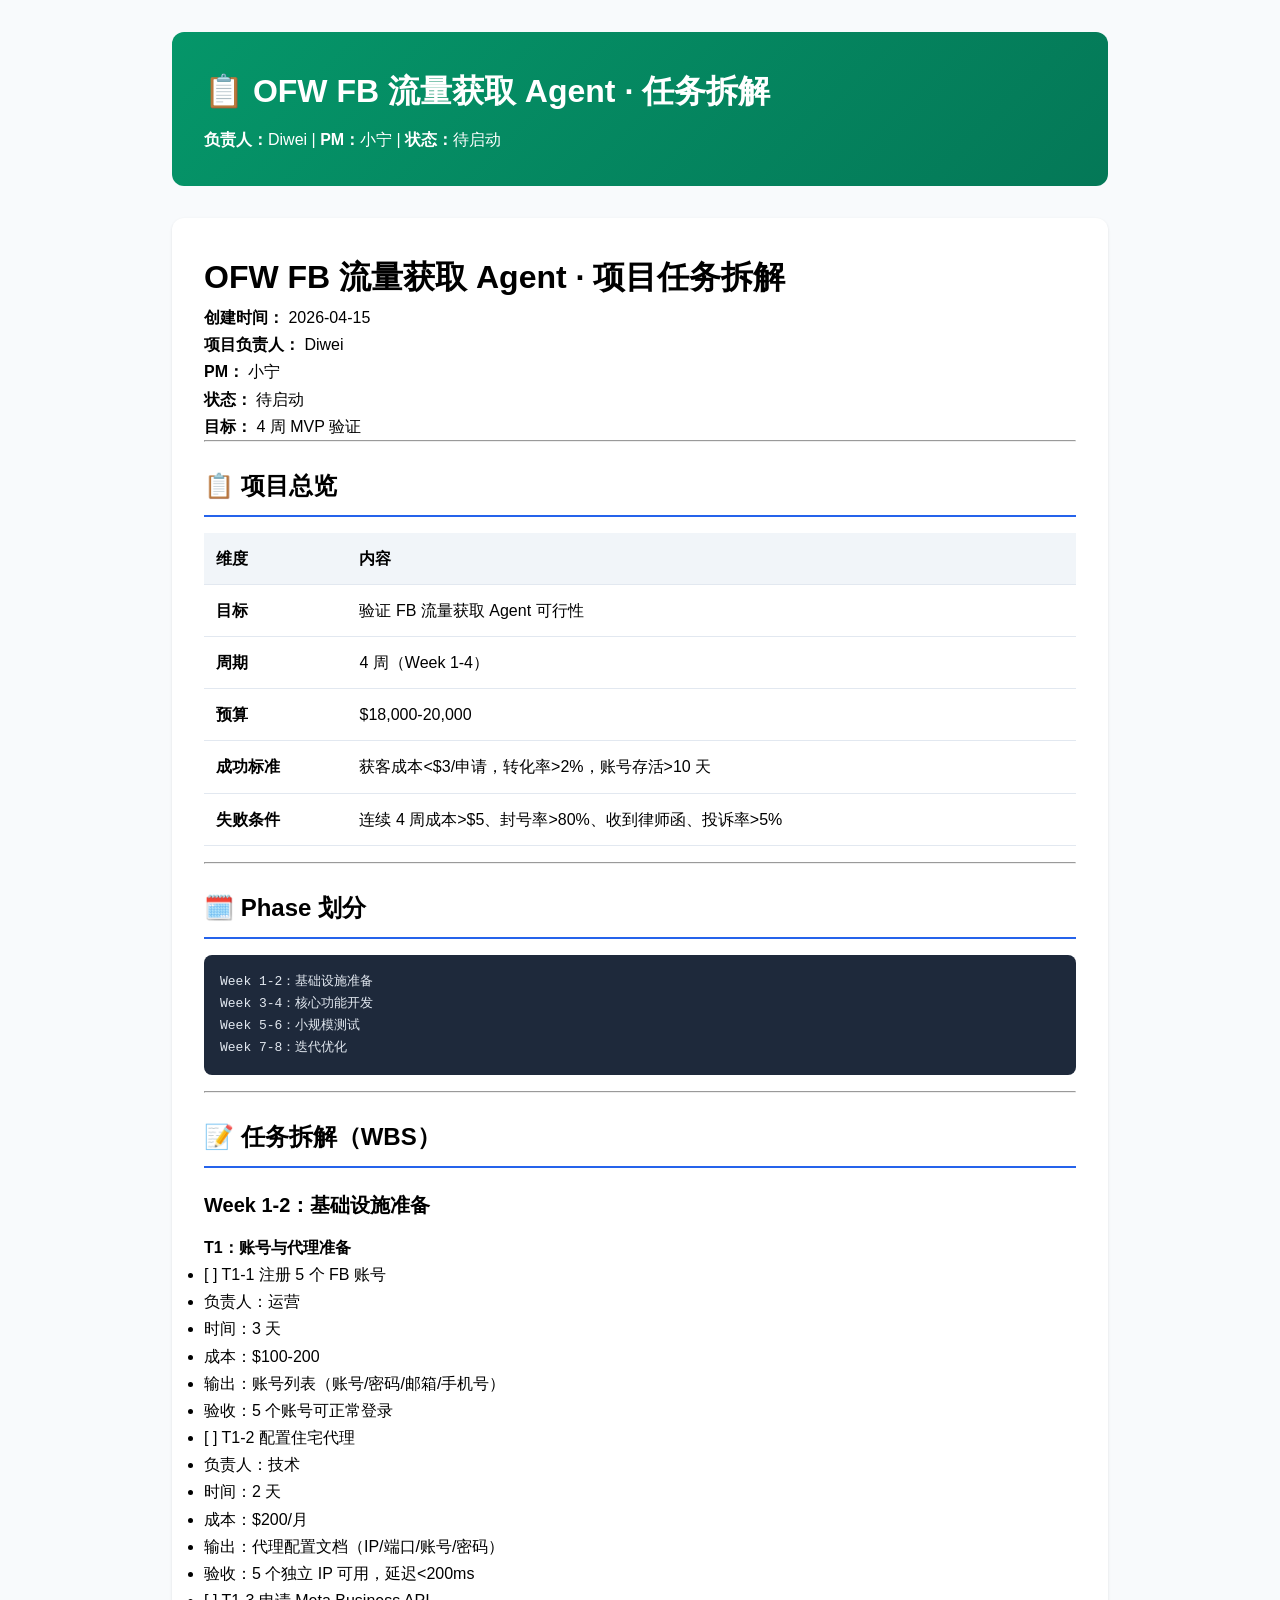
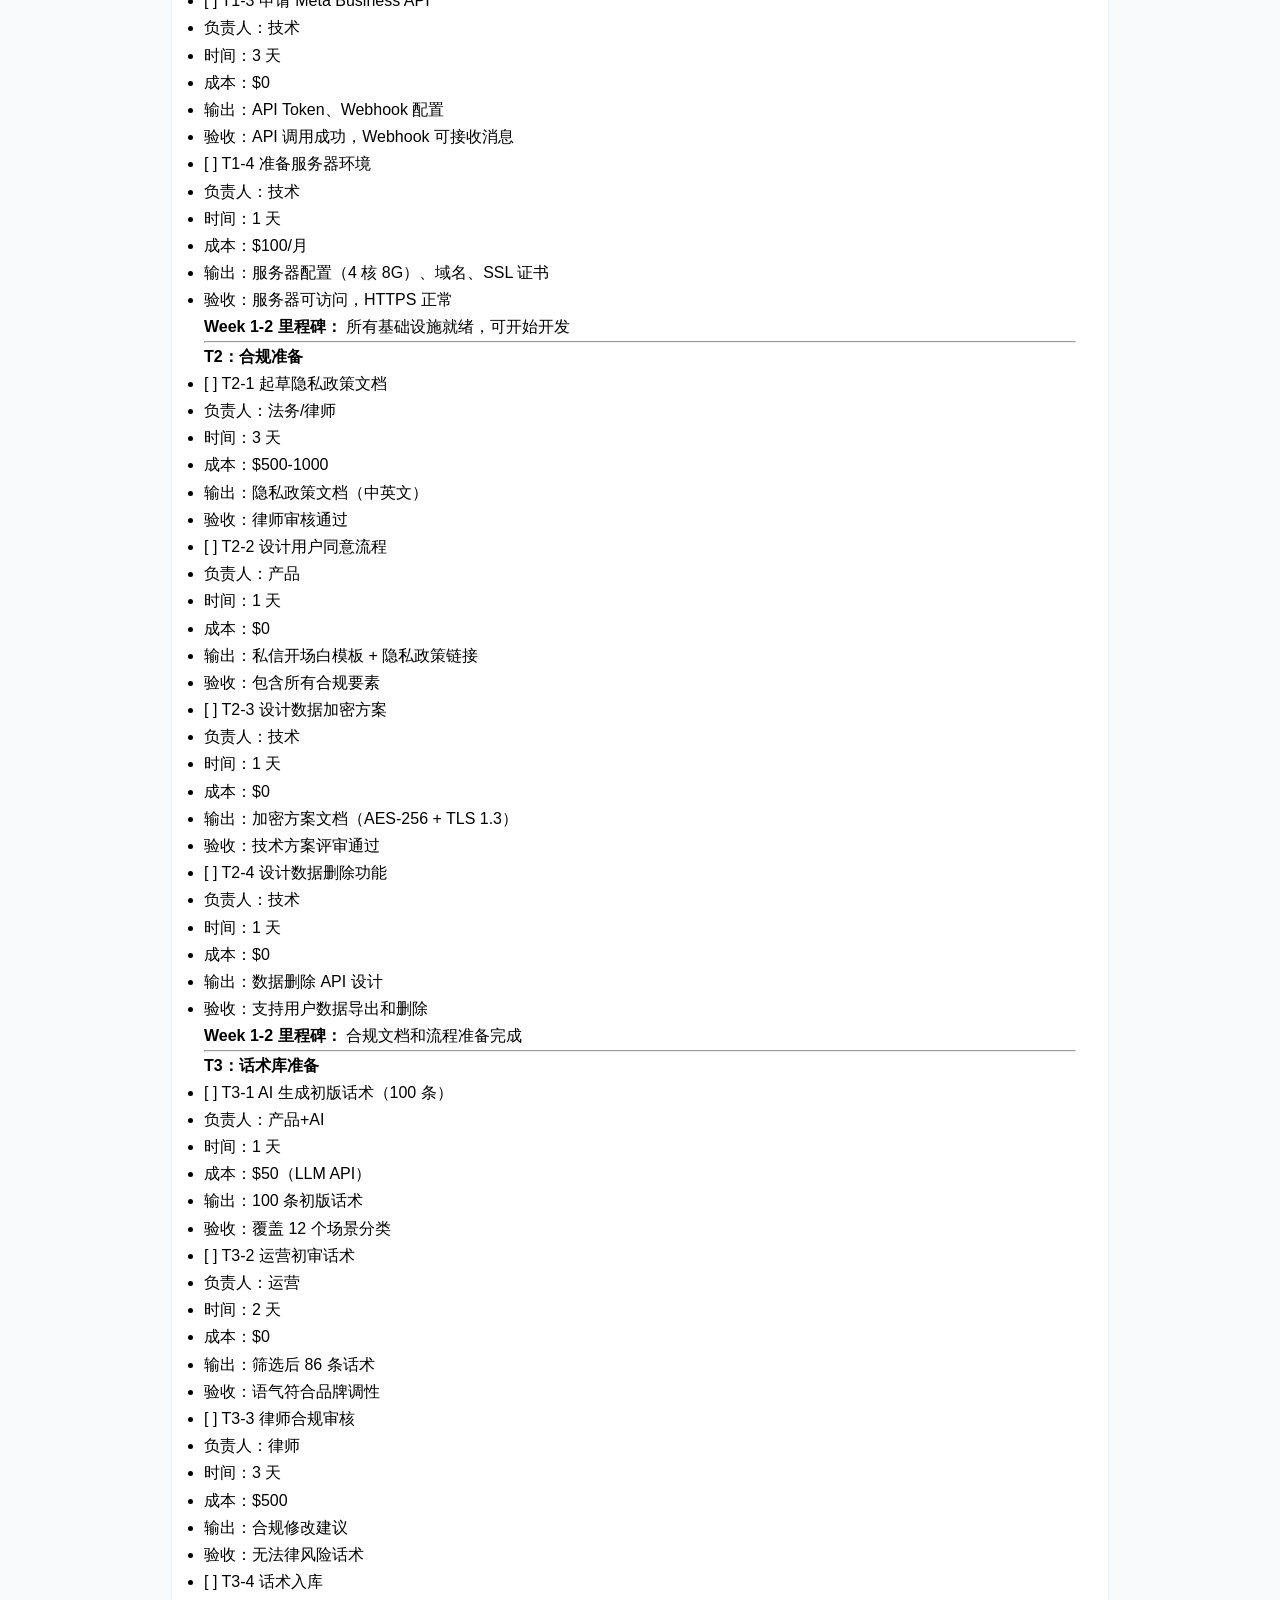
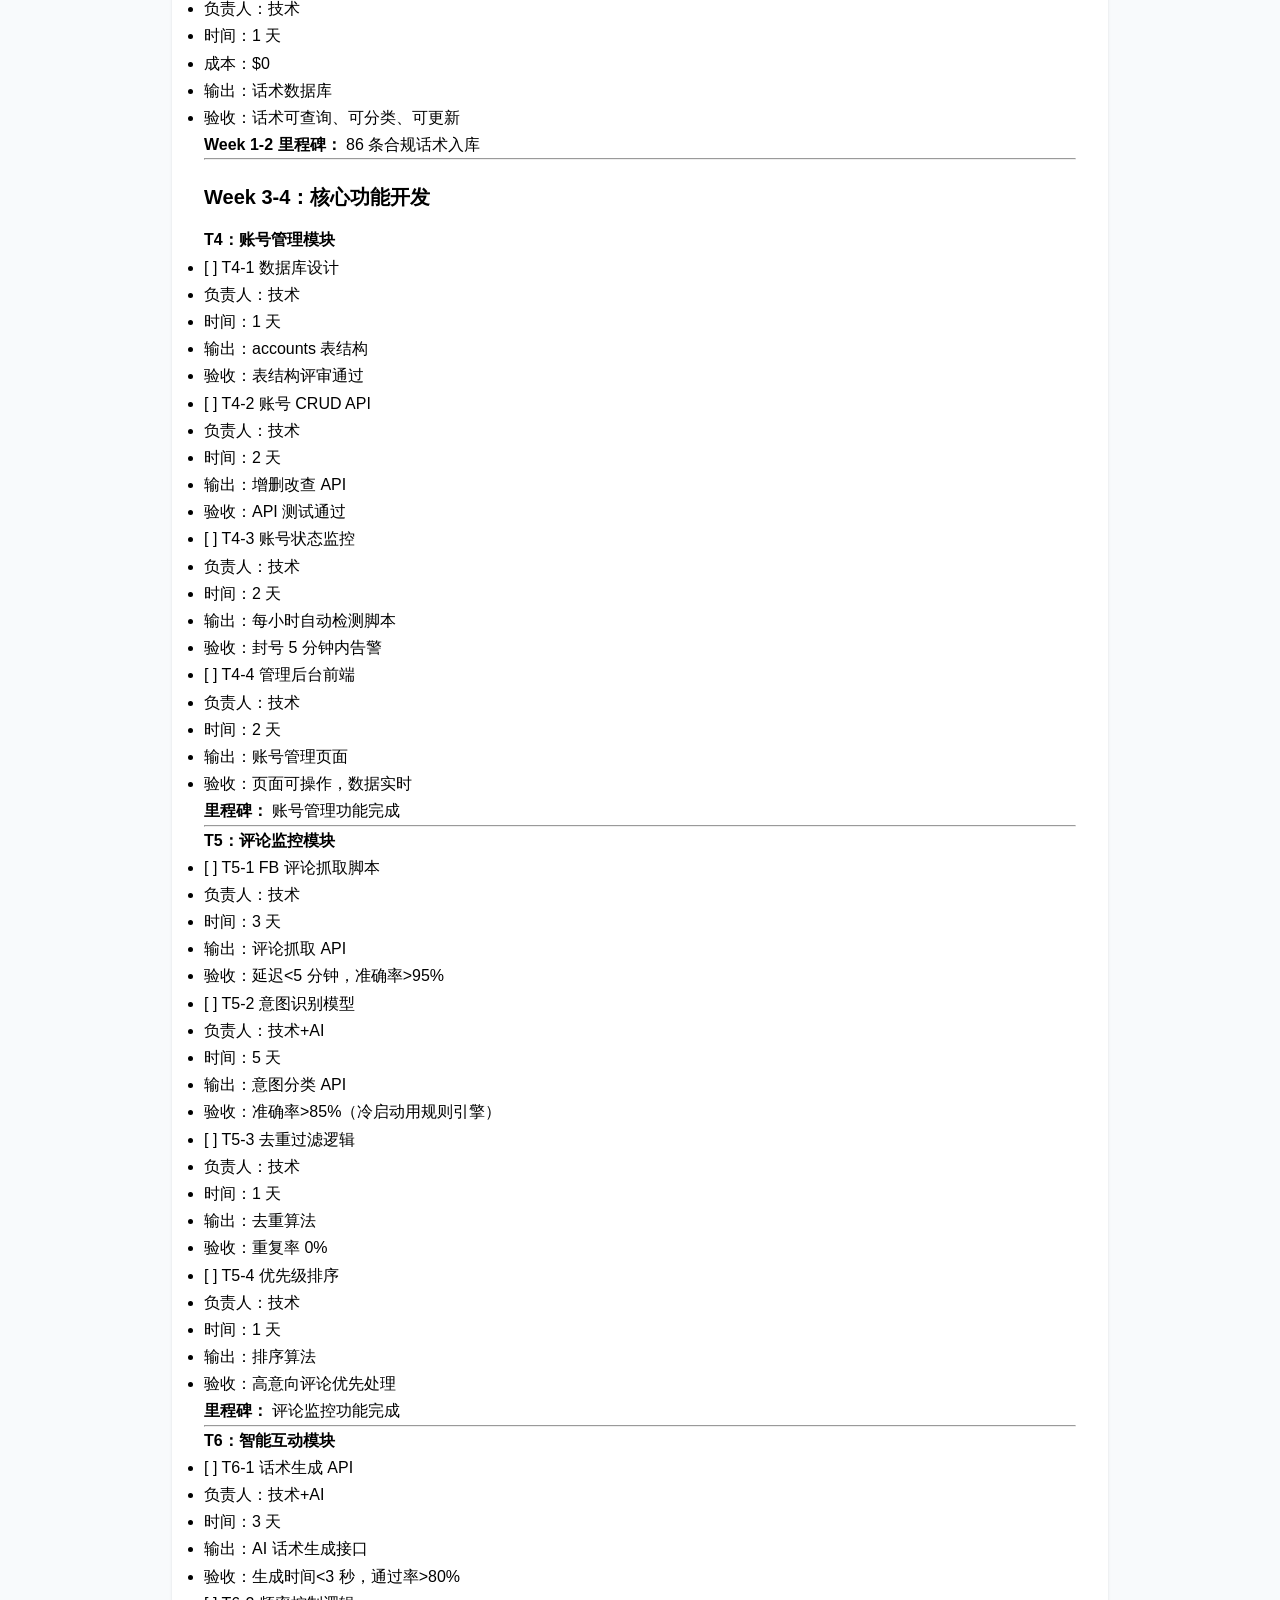
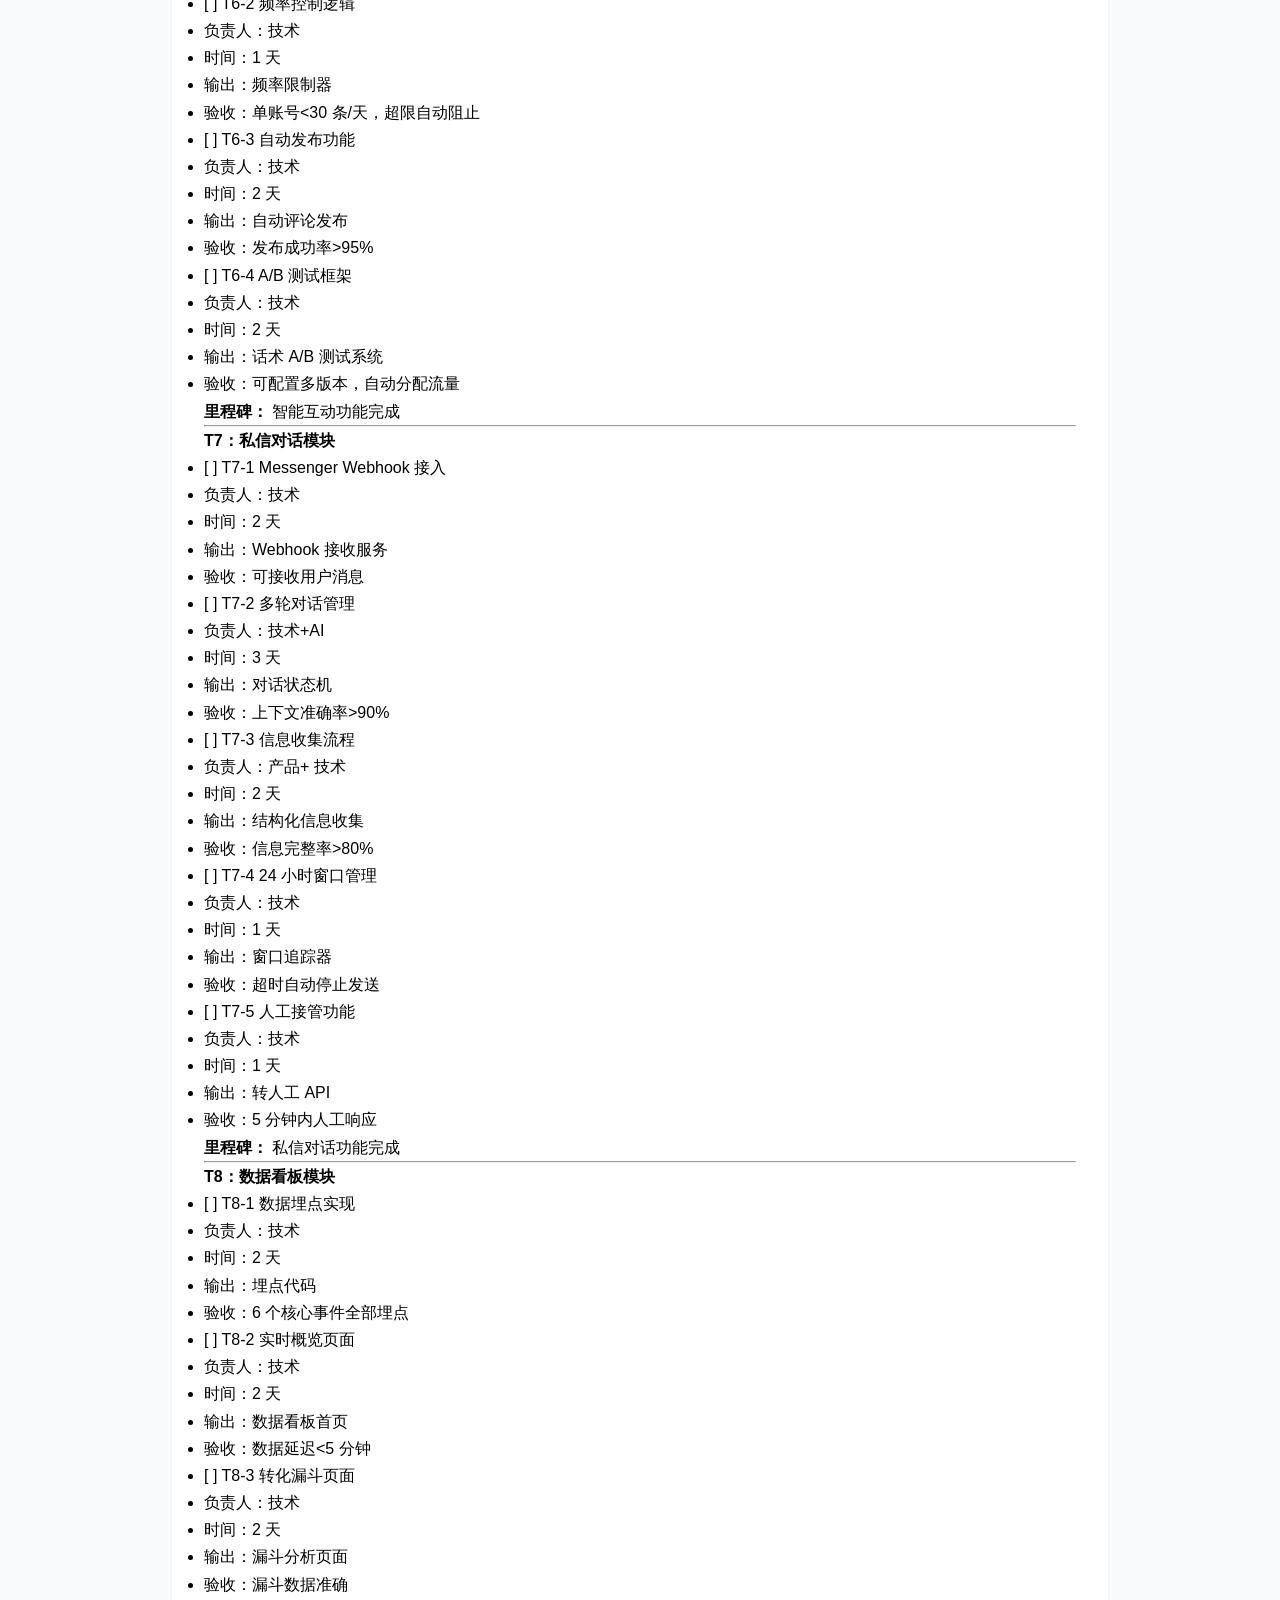
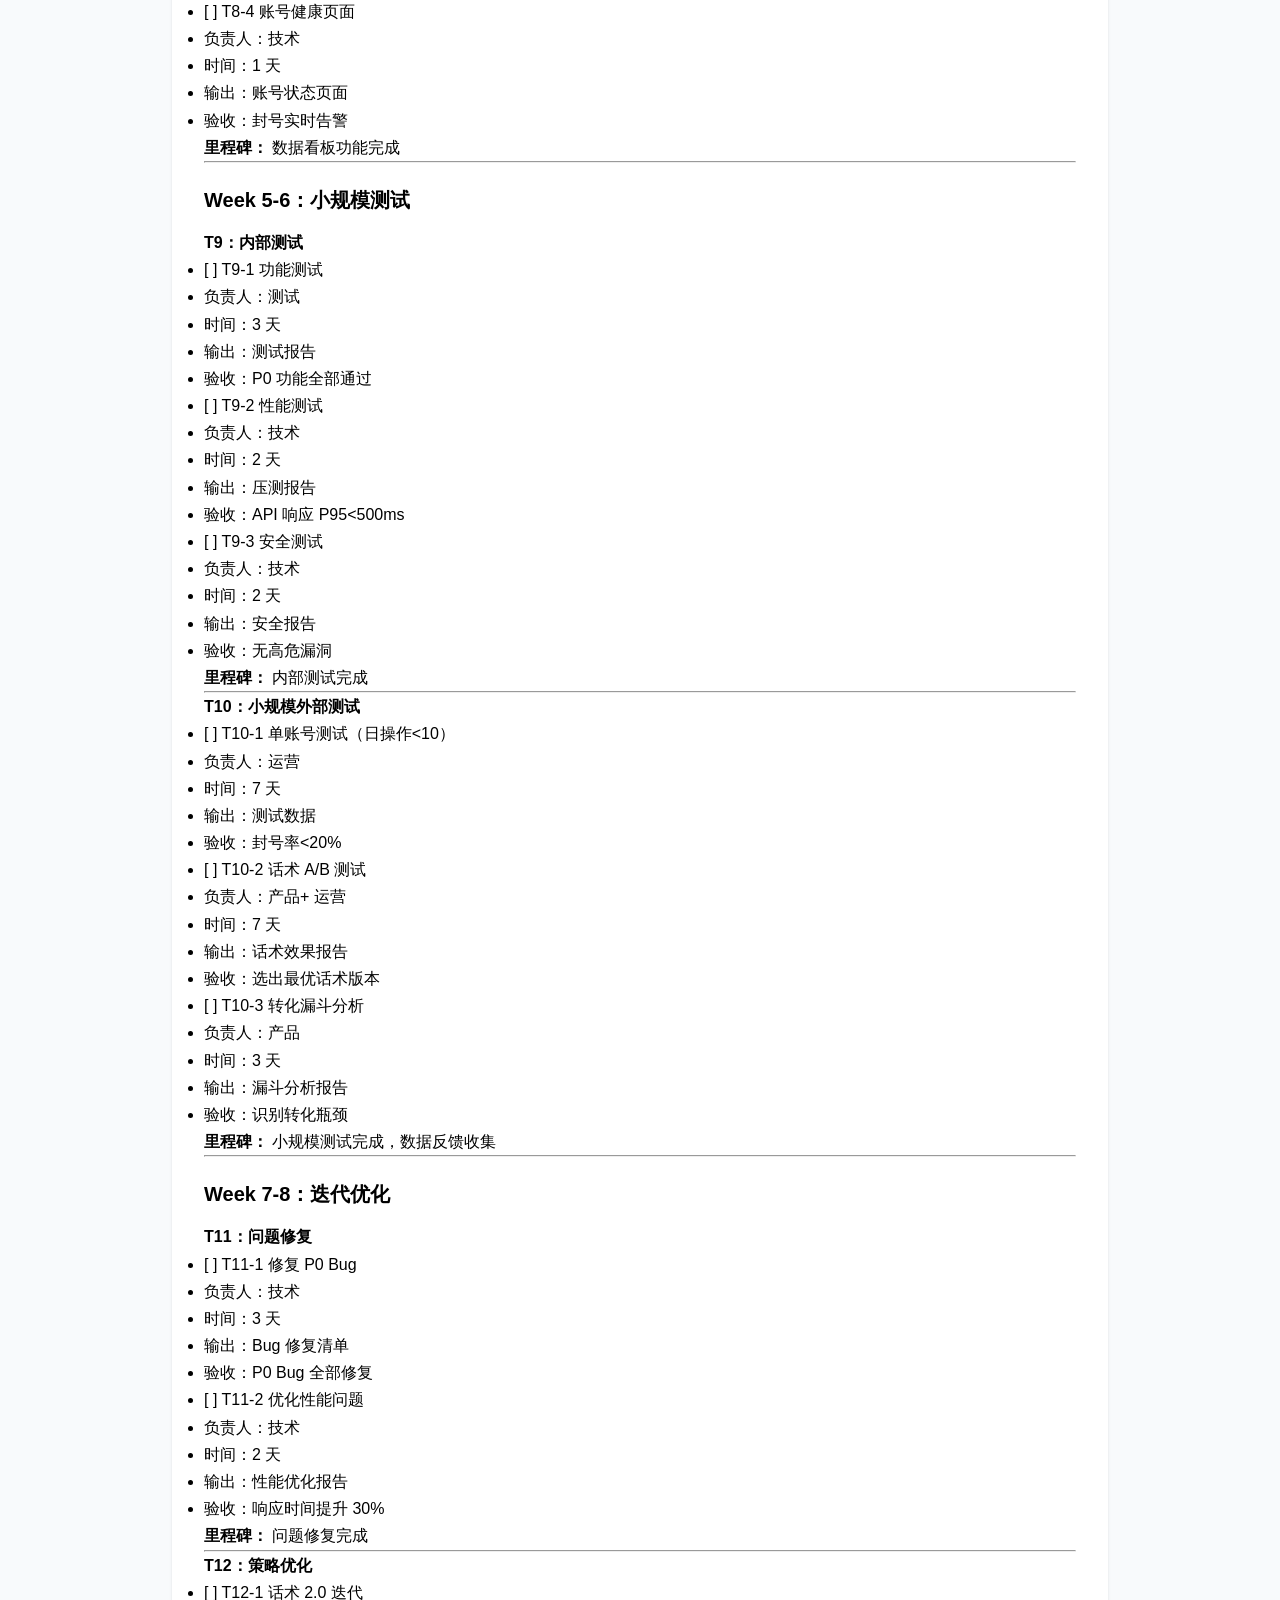
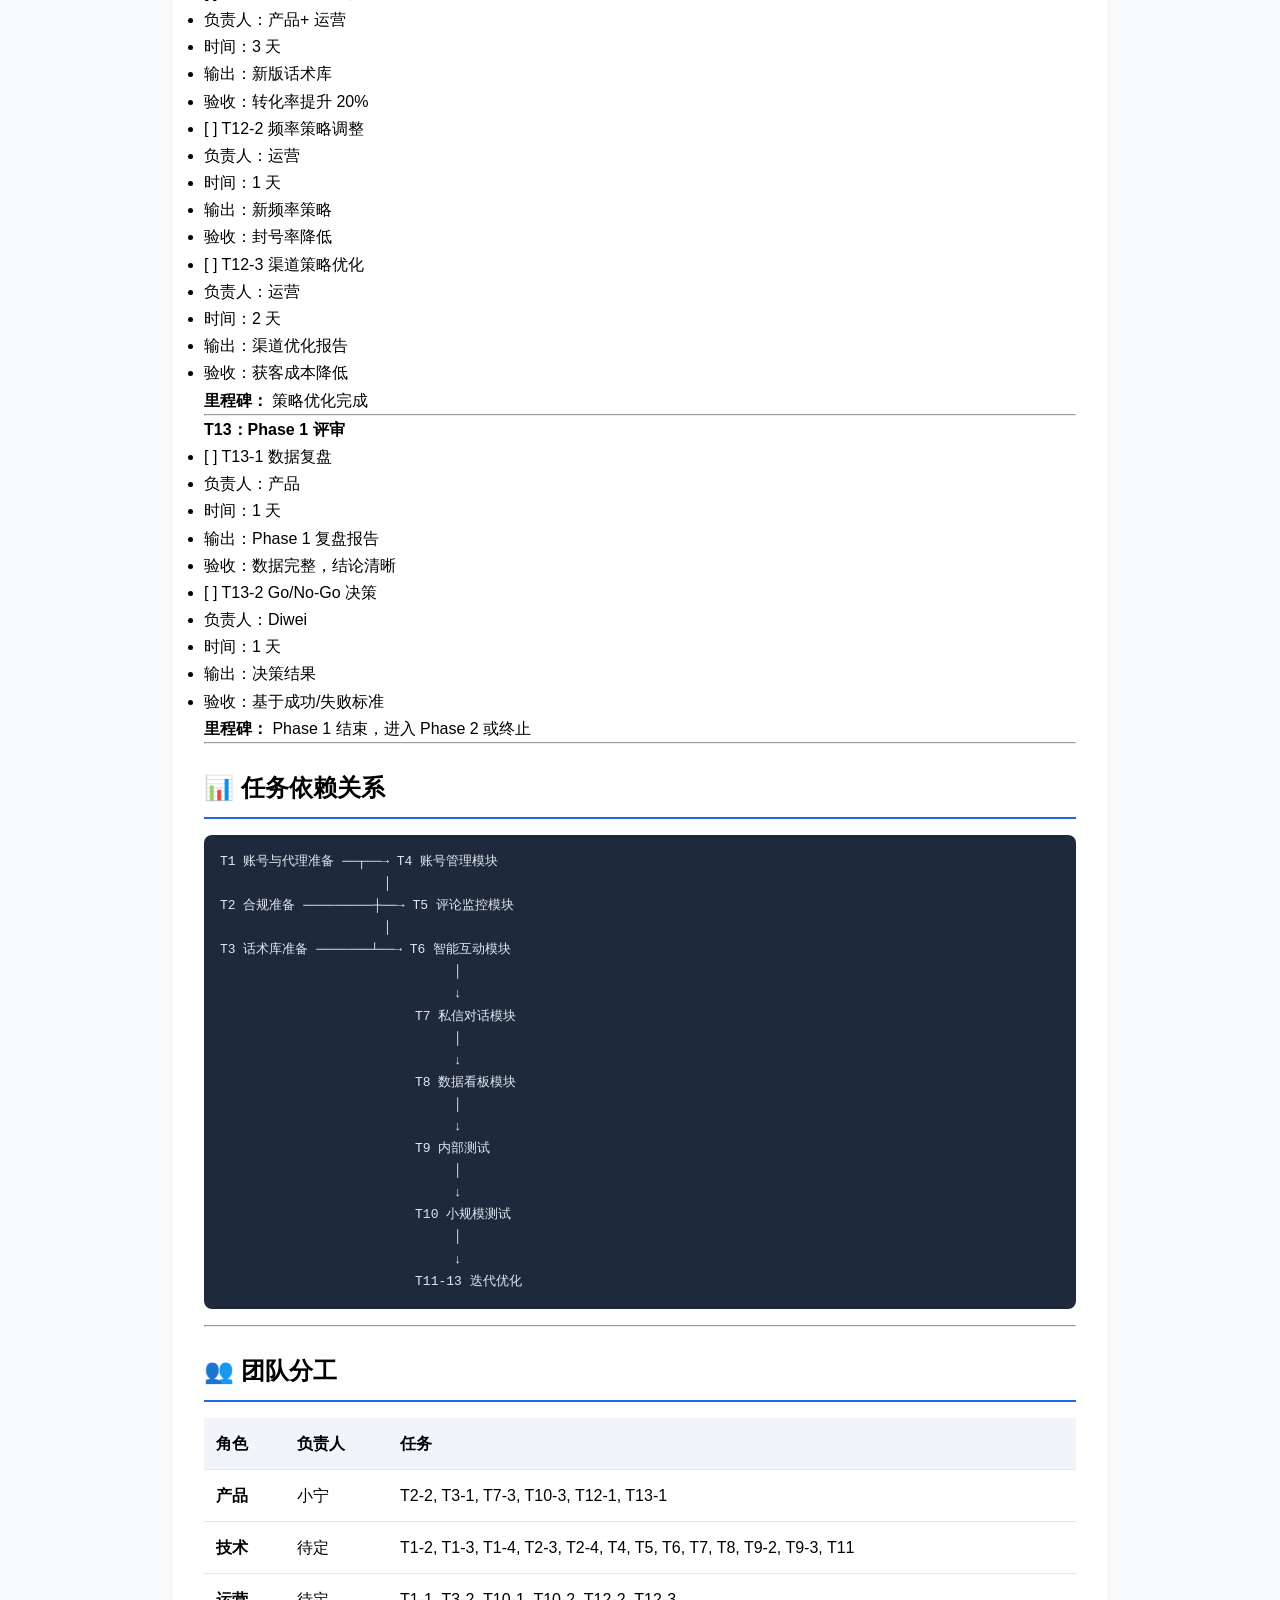
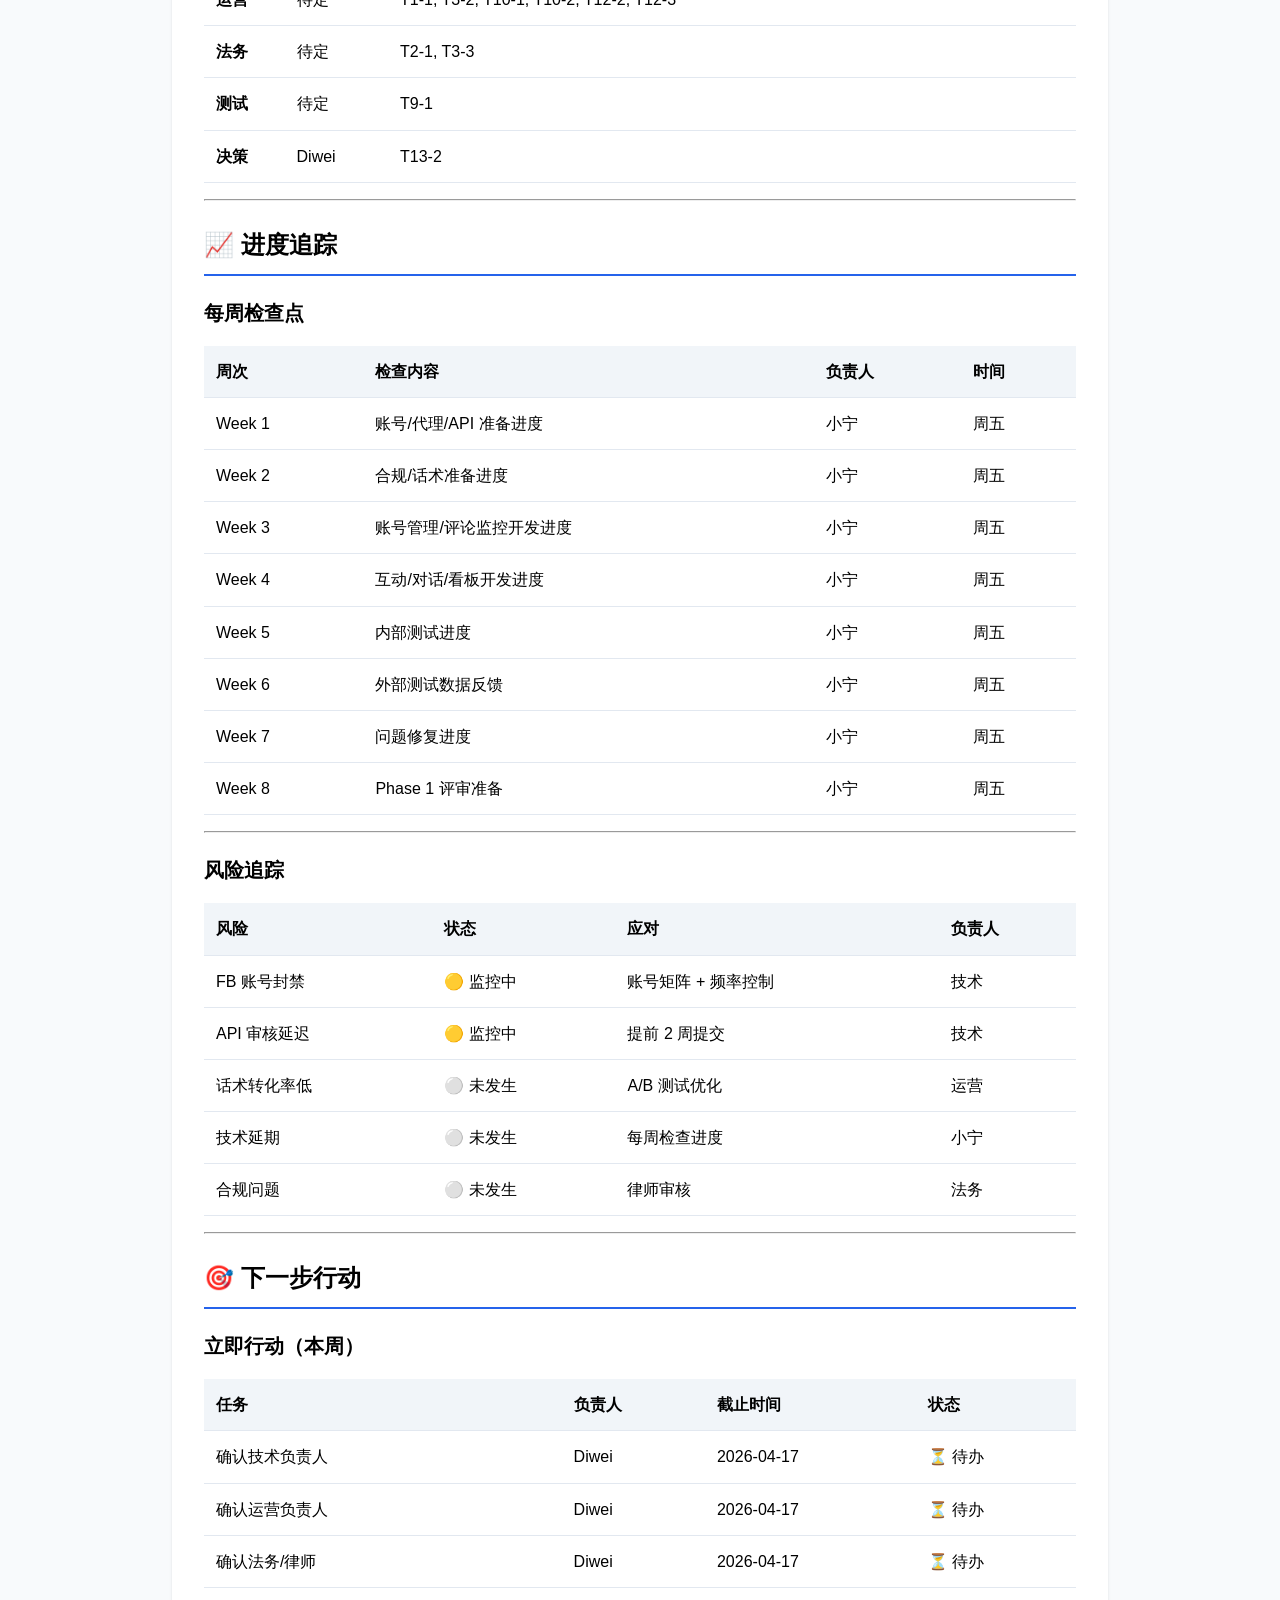
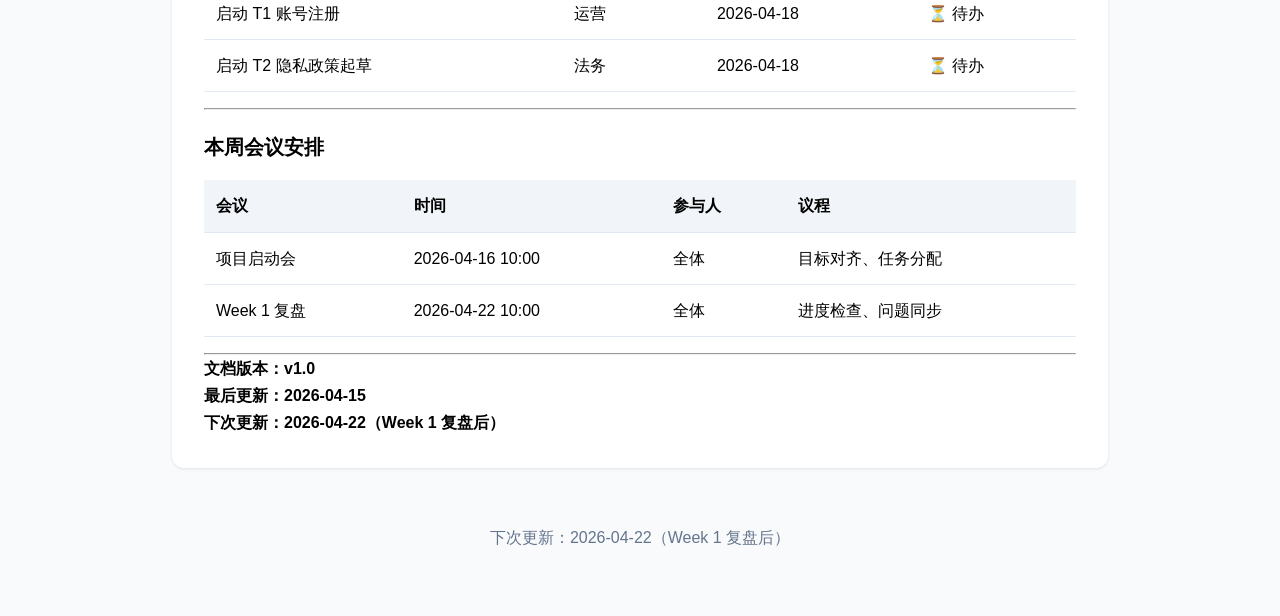
<file: docs/project/OFW_FB_Agent_Task_Breakdown.html>
<!DOCTYPE html>
<html lang="zh-CN">
<head>
    <meta charset="UTF-8">
    <meta name="viewport" content="width=device-width, initial-scale=1.0">
    <title>OFW FB 流量 Agent · 任务拆解</title>
    <style>
        :root { --primary: #2563eb; --success: #16a34a; --warning: #ca8a04; --danger: #dc2626; }
        * { margin: 0; padding: 0; box-sizing: border-box; }
        body { font-family: -apple-system, BlinkMacSystemFont, "Segoe UI", Roboto, sans-serif; line-height: 1.7; padding: 2rem 0; background: #f8fafc; }
        .container { max-width: 1000px; margin: 0 auto; padding: 0 2rem; }
        .header { background: linear-gradient(135deg, #059669 0%, #047857 100%); color: white; padding: 2rem; margin-bottom: 2rem; border-radius: 12px; }
        .header h1 { font-size: 2rem; margin-bottom: 0.5rem; }
        .card { background: white; border-radius: 12px; padding: 2rem; margin-bottom: 1.5rem; box-shadow: 0 1px 3px rgba(0,0,0,0.1); }
        h2 { font-size: 1.5rem; margin: 1.5rem 0 1rem; padding-bottom: 0.5rem; border-bottom: 2px solid var(--primary); }
        h3 { font-size: 1.25rem; margin: 1.25rem 0 0.75rem; }
        table { width: 100%; border-collapse: collapse; margin: 1rem 0; }
        th, td { padding: 0.75rem; text-align: left; border-bottom: 1px solid #e2e8f0; }
        th { background: #f1f5f9; font-weight: 600; }
        pre { background: #1e293b; color: #e2e8f0; padding: 1rem; border-radius: 8px; overflow-x: auto; margin: 1rem 0; }
        .footer { text-align: center; padding: 2rem; color: #64748b; }
    </style>
</head>
<body>
    <div class="container">
        <div class="header">
            <h1>📋 OFW FB 流量获取 Agent · 任务拆解</h1>
            <p><strong>负责人：</strong>Diwei | <strong>PM：</strong>小宁 | <strong>状态：</strong>待启动</p>
        </div>
        <div class="card"><h1>OFW FB 流量获取 Agent · 项目任务拆解</h1>
<blockquote>
<p><strong>创建时间：</strong> 2026-04-15<br />
<strong>项目负责人：</strong> Diwei<br />
<strong>PM：</strong> 小宁<br />
<strong>状态：</strong> 待启动<br />
<strong>目标：</strong> 4 周 MVP 验证</p>
</blockquote>
<hr />
<h2>📋 项目总览</h2>
<table>
<thead>
<tr>
<th>维度</th>
<th>内容</th>
</tr>
</thead>
<tbody>
<tr>
<td><strong>目标</strong></td>
<td>验证 FB 流量获取 Agent 可行性</td>
</tr>
<tr>
<td><strong>周期</strong></td>
<td>4 周（Week 1-4）</td>
</tr>
<tr>
<td><strong>预算</strong></td>
<td>$18,000-20,000</td>
</tr>
<tr>
<td><strong>成功标准</strong></td>
<td>获客成本&lt;$3/申请，转化率&gt;2%，账号存活&gt;10 天</td>
</tr>
<tr>
<td><strong>失败条件</strong></td>
<td>连续 4 周成本&gt;$5、封号率&gt;80%、收到律师函、投诉率&gt;5%</td>
</tr>
</tbody>
</table>
<hr />
<h2>🗓️ Phase 划分</h2>
<pre><code>Week 1-2：基础设施准备
Week 3-4：核心功能开发
Week 5-6：小规模测试
Week 7-8：迭代优化
</code></pre>
<hr />
<h2>📝 任务拆解（WBS）</h2>
<h3>Week 1-2：基础设施准备</h3>
<h4>T1：账号与代理准备</h4>
<ul>
<li>[ ] T1-1 注册 5 个 FB 账号</li>
<li>负责人：运营</li>
<li>时间：3 天</li>
<li>成本：$100-200</li>
<li>输出：账号列表（账号/密码/邮箱/手机号）</li>
<li>
<p>验收：5 个账号可正常登录</p>
</li>
<li>
<p>[ ] T1-2 配置住宅代理</p>
</li>
<li>负责人：技术</li>
<li>时间：2 天</li>
<li>成本：$200/月</li>
<li>输出：代理配置文档（IP/端口/账号/密码）</li>
<li>
<p>验收：5 个独立 IP 可用，延迟&lt;200ms</p>
</li>
<li>
<p>[ ] T1-3 申请 Meta Business API</p>
</li>
<li>负责人：技术</li>
<li>时间：3 天</li>
<li>成本：$0</li>
<li>输出：API Token、Webhook 配置</li>
<li>
<p>验收：API 调用成功，Webhook 可接收消息</p>
</li>
<li>
<p>[ ] T1-4 准备服务器环境</p>
</li>
<li>负责人：技术</li>
<li>时间：1 天</li>
<li>成本：$100/月</li>
<li>输出：服务器配置（4 核 8G）、域名、SSL 证书</li>
<li>验收：服务器可访问，HTTPS 正常</li>
</ul>
<p><strong>Week 1-2 里程碑：</strong> 所有基础设施就绪，可开始开发</p>
<hr />
<h4>T2：合规准备</h4>
<ul>
<li>[ ] T2-1 起草隐私政策文档</li>
<li>负责人：法务/律师</li>
<li>时间：3 天</li>
<li>成本：$500-1000</li>
<li>输出：隐私政策文档（中英文）</li>
<li>
<p>验收：律师审核通过</p>
</li>
<li>
<p>[ ] T2-2 设计用户同意流程</p>
</li>
<li>负责人：产品</li>
<li>时间：1 天</li>
<li>成本：$0</li>
<li>输出：私信开场白模板 + 隐私政策链接</li>
<li>
<p>验收：包含所有合规要素</p>
</li>
<li>
<p>[ ] T2-3 设计数据加密方案</p>
</li>
<li>负责人：技术</li>
<li>时间：1 天</li>
<li>成本：$0</li>
<li>输出：加密方案文档（AES-256 + TLS 1.3）</li>
<li>
<p>验收：技术方案评审通过</p>
</li>
<li>
<p>[ ] T2-4 设计数据删除功能</p>
</li>
<li>负责人：技术</li>
<li>时间：1 天</li>
<li>成本：$0</li>
<li>输出：数据删除 API 设计</li>
<li>验收：支持用户数据导出和删除</li>
</ul>
<p><strong>Week 1-2 里程碑：</strong> 合规文档和流程准备完成</p>
<hr />
<h4>T3：话术库准备</h4>
<ul>
<li>[ ] T3-1 AI 生成初版话术（100 条）</li>
<li>负责人：产品+AI</li>
<li>时间：1 天</li>
<li>成本：$50（LLM API）</li>
<li>输出：100 条初版话术</li>
<li>
<p>验收：覆盖 12 个场景分类</p>
</li>
<li>
<p>[ ] T3-2 运营初审话术</p>
</li>
<li>负责人：运营</li>
<li>时间：2 天</li>
<li>成本：$0</li>
<li>输出：筛选后 86 条话术</li>
<li>
<p>验收：语气符合品牌调性</p>
</li>
<li>
<p>[ ] T3-3 律师合规审核</p>
</li>
<li>负责人：律师</li>
<li>时间：3 天</li>
<li>成本：$500</li>
<li>输出：合规修改建议</li>
<li>
<p>验收：无法律风险话术</p>
</li>
<li>
<p>[ ] T3-4 话术入库</p>
</li>
<li>负责人：技术</li>
<li>时间：1 天</li>
<li>成本：$0</li>
<li>输出：话术数据库</li>
<li>验收：话术可查询、可分类、可更新</li>
</ul>
<p><strong>Week 1-2 里程碑：</strong> 86 条合规话术入库</p>
<hr />
<h3>Week 3-4：核心功能开发</h3>
<h4>T4：账号管理模块</h4>
<ul>
<li>[ ] T4-1 数据库设计</li>
<li>负责人：技术</li>
<li>时间：1 天</li>
<li>输出：accounts 表结构</li>
<li>
<p>验收：表结构评审通过</p>
</li>
<li>
<p>[ ] T4-2 账号 CRUD API</p>
</li>
<li>负责人：技术</li>
<li>时间：2 天</li>
<li>输出：增删改查 API</li>
<li>
<p>验收：API 测试通过</p>
</li>
<li>
<p>[ ] T4-3 账号状态监控</p>
</li>
<li>负责人：技术</li>
<li>时间：2 天</li>
<li>输出：每小时自动检测脚本</li>
<li>
<p>验收：封号 5 分钟内告警</p>
</li>
<li>
<p>[ ] T4-4 管理后台前端</p>
</li>
<li>负责人：技术</li>
<li>时间：2 天</li>
<li>输出：账号管理页面</li>
<li>验收：页面可操作，数据实时</li>
</ul>
<p><strong>里程碑：</strong> 账号管理功能完成</p>
<hr />
<h4>T5：评论监控模块</h4>
<ul>
<li>[ ] T5-1 FB 评论抓取脚本</li>
<li>负责人：技术</li>
<li>时间：3 天</li>
<li>输出：评论抓取 API</li>
<li>
<p>验收：延迟&lt;5 分钟，准确率&gt;95%</p>
</li>
<li>
<p>[ ] T5-2 意图识别模型</p>
</li>
<li>负责人：技术+AI</li>
<li>时间：5 天</li>
<li>输出：意图分类 API</li>
<li>
<p>验收：准确率&gt;85%（冷启动用规则引擎）</p>
</li>
<li>
<p>[ ] T5-3 去重过滤逻辑</p>
</li>
<li>负责人：技术</li>
<li>时间：1 天</li>
<li>输出：去重算法</li>
<li>
<p>验收：重复率 0%</p>
</li>
<li>
<p>[ ] T5-4 优先级排序</p>
</li>
<li>负责人：技术</li>
<li>时间：1 天</li>
<li>输出：排序算法</li>
<li>验收：高意向评论优先处理</li>
</ul>
<p><strong>里程碑：</strong> 评论监控功能完成</p>
<hr />
<h4>T6：智能互动模块</h4>
<ul>
<li>[ ] T6-1 话术生成 API</li>
<li>负责人：技术+AI</li>
<li>时间：3 天</li>
<li>输出：AI 话术生成接口</li>
<li>
<p>验收：生成时间&lt;3 秒，通过率&gt;80%</p>
</li>
<li>
<p>[ ] T6-2 频率控制逻辑</p>
</li>
<li>负责人：技术</li>
<li>时间：1 天</li>
<li>输出：频率限制器</li>
<li>
<p>验收：单账号&lt;30 条/天，超限自动阻止</p>
</li>
<li>
<p>[ ] T6-3 自动发布功能</p>
</li>
<li>负责人：技术</li>
<li>时间：2 天</li>
<li>输出：自动评论发布</li>
<li>
<p>验收：发布成功率&gt;95%</p>
</li>
<li>
<p>[ ] T6-4 A/B 测试框架</p>
</li>
<li>负责人：技术</li>
<li>时间：2 天</li>
<li>输出：话术 A/B 测试系统</li>
<li>验收：可配置多版本，自动分配流量</li>
</ul>
<p><strong>里程碑：</strong> 智能互动功能完成</p>
<hr />
<h4>T7：私信对话模块</h4>
<ul>
<li>[ ] T7-1 Messenger Webhook 接入</li>
<li>负责人：技术</li>
<li>时间：2 天</li>
<li>输出：Webhook 接收服务</li>
<li>
<p>验收：可接收用户消息</p>
</li>
<li>
<p>[ ] T7-2 多轮对话管理</p>
</li>
<li>负责人：技术+AI</li>
<li>时间：3 天</li>
<li>输出：对话状态机</li>
<li>
<p>验收：上下文准确率&gt;90%</p>
</li>
<li>
<p>[ ] T7-3 信息收集流程</p>
</li>
<li>负责人：产品+ 技术</li>
<li>时间：2 天</li>
<li>输出：结构化信息收集</li>
<li>
<p>验收：信息完整率&gt;80%</p>
</li>
<li>
<p>[ ] T7-4 24 小时窗口管理</p>
</li>
<li>负责人：技术</li>
<li>时间：1 天</li>
<li>输出：窗口追踪器</li>
<li>
<p>验收：超时自动停止发送</p>
</li>
<li>
<p>[ ] T7-5 人工接管功能</p>
</li>
<li>负责人：技术</li>
<li>时间：1 天</li>
<li>输出：转人工 API</li>
<li>验收：5 分钟内人工响应</li>
</ul>
<p><strong>里程碑：</strong> 私信对话功能完成</p>
<hr />
<h4>T8：数据看板模块</h4>
<ul>
<li>[ ] T8-1 数据埋点实现</li>
<li>负责人：技术</li>
<li>时间：2 天</li>
<li>输出：埋点代码</li>
<li>
<p>验收：6 个核心事件全部埋点</p>
</li>
<li>
<p>[ ] T8-2 实时概览页面</p>
</li>
<li>负责人：技术</li>
<li>时间：2 天</li>
<li>输出：数据看板首页</li>
<li>
<p>验收：数据延迟&lt;5 分钟</p>
</li>
<li>
<p>[ ] T8-3 转化漏斗页面</p>
</li>
<li>负责人：技术</li>
<li>时间：2 天</li>
<li>输出：漏斗分析页面</li>
<li>
<p>验收：漏斗数据准确</p>
</li>
<li>
<p>[ ] T8-4 账号健康页面</p>
</li>
<li>负责人：技术</li>
<li>时间：1 天</li>
<li>输出：账号状态页面</li>
<li>验收：封号实时告警</li>
</ul>
<p><strong>里程碑：</strong> 数据看板功能完成</p>
<hr />
<h3>Week 5-6：小规模测试</h3>
<h4>T9：内部测试</h4>
<ul>
<li>[ ] T9-1 功能测试</li>
<li>负责人：测试</li>
<li>时间：3 天</li>
<li>输出：测试报告</li>
<li>
<p>验收：P0 功能全部通过</p>
</li>
<li>
<p>[ ] T9-2 性能测试</p>
</li>
<li>负责人：技术</li>
<li>时间：2 天</li>
<li>输出：压测报告</li>
<li>
<p>验收：API 响应 P95&lt;500ms</p>
</li>
<li>
<p>[ ] T9-3 安全测试</p>
</li>
<li>负责人：技术</li>
<li>时间：2 天</li>
<li>输出：安全报告</li>
<li>验收：无高危漏洞</li>
</ul>
<p><strong>里程碑：</strong> 内部测试完成</p>
<hr />
<h4>T10：小规模外部测试</h4>
<ul>
<li>[ ] T10-1 单账号测试（日操作&lt;10）</li>
<li>负责人：运营</li>
<li>时间：7 天</li>
<li>输出：测试数据</li>
<li>
<p>验收：封号率&lt;20%</p>
</li>
<li>
<p>[ ] T10-2 话术 A/B 测试</p>
</li>
<li>负责人：产品+ 运营</li>
<li>时间：7 天</li>
<li>输出：话术效果报告</li>
<li>
<p>验收：选出最优话术版本</p>
</li>
<li>
<p>[ ] T10-3 转化漏斗分析</p>
</li>
<li>负责人：产品</li>
<li>时间：3 天</li>
<li>输出：漏斗分析报告</li>
<li>验收：识别转化瓶颈</li>
</ul>
<p><strong>里程碑：</strong> 小规模测试完成，数据反馈收集</p>
<hr />
<h3>Week 7-8：迭代优化</h3>
<h4>T11：问题修复</h4>
<ul>
<li>[ ] T11-1 修复 P0 Bug</li>
<li>负责人：技术</li>
<li>时间：3 天</li>
<li>输出：Bug 修复清单</li>
<li>
<p>验收：P0 Bug 全部修复</p>
</li>
<li>
<p>[ ] T11-2 优化性能问题</p>
</li>
<li>负责人：技术</li>
<li>时间：2 天</li>
<li>输出：性能优化报告</li>
<li>验收：响应时间提升 30%</li>
</ul>
<p><strong>里程碑：</strong> 问题修复完成</p>
<hr />
<h4>T12：策略优化</h4>
<ul>
<li>[ ] T12-1 话术 2.0 迭代</li>
<li>负责人：产品+ 运营</li>
<li>时间：3 天</li>
<li>输出：新版话术库</li>
<li>
<p>验收：转化率提升 20%</p>
</li>
<li>
<p>[ ] T12-2 频率策略调整</p>
</li>
<li>负责人：运营</li>
<li>时间：1 天</li>
<li>输出：新频率策略</li>
<li>
<p>验收：封号率降低</p>
</li>
<li>
<p>[ ] T12-3 渠道策略优化</p>
</li>
<li>负责人：运营</li>
<li>时间：2 天</li>
<li>输出：渠道优化报告</li>
<li>验收：获客成本降低</li>
</ul>
<p><strong>里程碑：</strong> 策略优化完成</p>
<hr />
<h4>T13：Phase 1 评审</h4>
<ul>
<li>[ ] T13-1 数据复盘</li>
<li>负责人：产品</li>
<li>时间：1 天</li>
<li>输出：Phase 1 复盘报告</li>
<li>
<p>验收：数据完整，结论清晰</p>
</li>
<li>
<p>[ ] T13-2 Go/No-Go 决策</p>
</li>
<li>负责人：Diwei</li>
<li>时间：1 天</li>
<li>输出：决策结果</li>
<li>验收：基于成功/失败标准</li>
</ul>
<p><strong>里程碑：</strong> Phase 1 结束，进入 Phase 2 或终止</p>
<hr />
<h2>📊 任务依赖关系</h2>
<pre><code>T1 账号与代理准备 ──┬──→ T4 账号管理模块
                     │
T2 合规准备 ─────────┼──→ T5 评论监控模块
                     │
T3 话术库准备 ───────┴──→ T6 智能互动模块
                              │
                              ↓
                         T7 私信对话模块
                              │
                              ↓
                         T8 数据看板模块
                              │
                              ↓
                         T9 内部测试
                              │
                              ↓
                         T10 小规模测试
                              │
                              ↓
                         T11-13 迭代优化
</code></pre>
<hr />
<h2>👥 团队分工</h2>
<table>
<thead>
<tr>
<th>角色</th>
<th>负责人</th>
<th>任务</th>
</tr>
</thead>
<tbody>
<tr>
<td><strong>产品</strong></td>
<td>小宁</td>
<td>T2-2, T3-1, T7-3, T10-3, T12-1, T13-1</td>
</tr>
<tr>
<td><strong>技术</strong></td>
<td>待定</td>
<td>T1-2, T1-3, T1-4, T2-3, T2-4, T4, T5, T6, T7, T8, T9-2, T9-3, T11</td>
</tr>
<tr>
<td><strong>运营</strong></td>
<td>待定</td>
<td>T1-1, T3-2, T10-1, T10-2, T12-2, T12-3</td>
</tr>
<tr>
<td><strong>法务</strong></td>
<td>待定</td>
<td>T2-1, T3-3</td>
</tr>
<tr>
<td><strong>测试</strong></td>
<td>待定</td>
<td>T9-1</td>
</tr>
<tr>
<td><strong>决策</strong></td>
<td>Diwei</td>
<td>T13-2</td>
</tr>
</tbody>
</table>
<hr />
<h2>📈 进度追踪</h2>
<h3>每周检查点</h3>
<table>
<thead>
<tr>
<th>周次</th>
<th>检查内容</th>
<th>负责人</th>
<th>时间</th>
</tr>
</thead>
<tbody>
<tr>
<td>Week 1</td>
<td>账号/代理/API 准备进度</td>
<td>小宁</td>
<td>周五</td>
</tr>
<tr>
<td>Week 2</td>
<td>合规/话术准备进度</td>
<td>小宁</td>
<td>周五</td>
</tr>
<tr>
<td>Week 3</td>
<td>账号管理/评论监控开发进度</td>
<td>小宁</td>
<td>周五</td>
</tr>
<tr>
<td>Week 4</td>
<td>互动/对话/看板开发进度</td>
<td>小宁</td>
<td>周五</td>
</tr>
<tr>
<td>Week 5</td>
<td>内部测试进度</td>
<td>小宁</td>
<td>周五</td>
</tr>
<tr>
<td>Week 6</td>
<td>外部测试数据反馈</td>
<td>小宁</td>
<td>周五</td>
</tr>
<tr>
<td>Week 7</td>
<td>问题修复进度</td>
<td>小宁</td>
<td>周五</td>
</tr>
<tr>
<td>Week 8</td>
<td>Phase 1 评审准备</td>
<td>小宁</td>
<td>周五</td>
</tr>
</tbody>
</table>
<hr />
<h3>风险追踪</h3>
<table>
<thead>
<tr>
<th>风险</th>
<th>状态</th>
<th>应对</th>
<th>负责人</th>
</tr>
</thead>
<tbody>
<tr>
<td>FB 账号封禁</td>
<td>🟡 监控中</td>
<td>账号矩阵 + 频率控制</td>
<td>技术</td>
</tr>
<tr>
<td>API 审核延迟</td>
<td>🟡 监控中</td>
<td>提前 2 周提交</td>
<td>技术</td>
</tr>
<tr>
<td>话术转化率低</td>
<td>⚪ 未发生</td>
<td>A/B 测试优化</td>
<td>运营</td>
</tr>
<tr>
<td>技术延期</td>
<td>⚪ 未发生</td>
<td>每周检查进度</td>
<td>小宁</td>
</tr>
<tr>
<td>合规问题</td>
<td>⚪ 未发生</td>
<td>律师审核</td>
<td>法务</td>
</tr>
</tbody>
</table>
<hr />
<h2>🎯 下一步行动</h2>
<h3>立即行动（本周）</h3>
<table>
<thead>
<tr>
<th>任务</th>
<th>负责人</th>
<th>截止时间</th>
<th>状态</th>
</tr>
</thead>
<tbody>
<tr>
<td>确认技术负责人</td>
<td>Diwei</td>
<td>2026-04-17</td>
<td>⏳ 待办</td>
</tr>
<tr>
<td>确认运营负责人</td>
<td>Diwei</td>
<td>2026-04-17</td>
<td>⏳ 待办</td>
</tr>
<tr>
<td>确认法务/律师</td>
<td>Diwei</td>
<td>2026-04-17</td>
<td>⏳ 待办</td>
</tr>
<tr>
<td>启动 T1 账号注册</td>
<td>运营</td>
<td>2026-04-18</td>
<td>⏳ 待办</td>
</tr>
<tr>
<td>启动 T2 隐私政策起草</td>
<td>法务</td>
<td>2026-04-18</td>
<td>⏳ 待办</td>
</tr>
</tbody>
</table>
<hr />
<h3>本周会议安排</h3>
<table>
<thead>
<tr>
<th>会议</th>
<th>时间</th>
<th>参与人</th>
<th>议程</th>
</tr>
</thead>
<tbody>
<tr>
<td>项目启动会</td>
<td>2026-04-16 10:00</td>
<td>全体</td>
<td>目标对齐、任务分配</td>
</tr>
<tr>
<td>Week 1 复盘</td>
<td>2026-04-22 10:00</td>
<td>全体</td>
<td>进度检查、问题同步</td>
</tr>
</tbody>
</table>
<hr />
<p><strong>文档版本：v1.0</strong><br />
<strong>最后更新：2026-04-15</strong><br />
<strong>下次更新：2026-04-22（Week 1 复盘后）</strong></p></div>
        <div class="footer"><p>下次更新：2026-04-22（Week 1 复盘后）</p></div>
    </div>
</body>
</html>
</file>
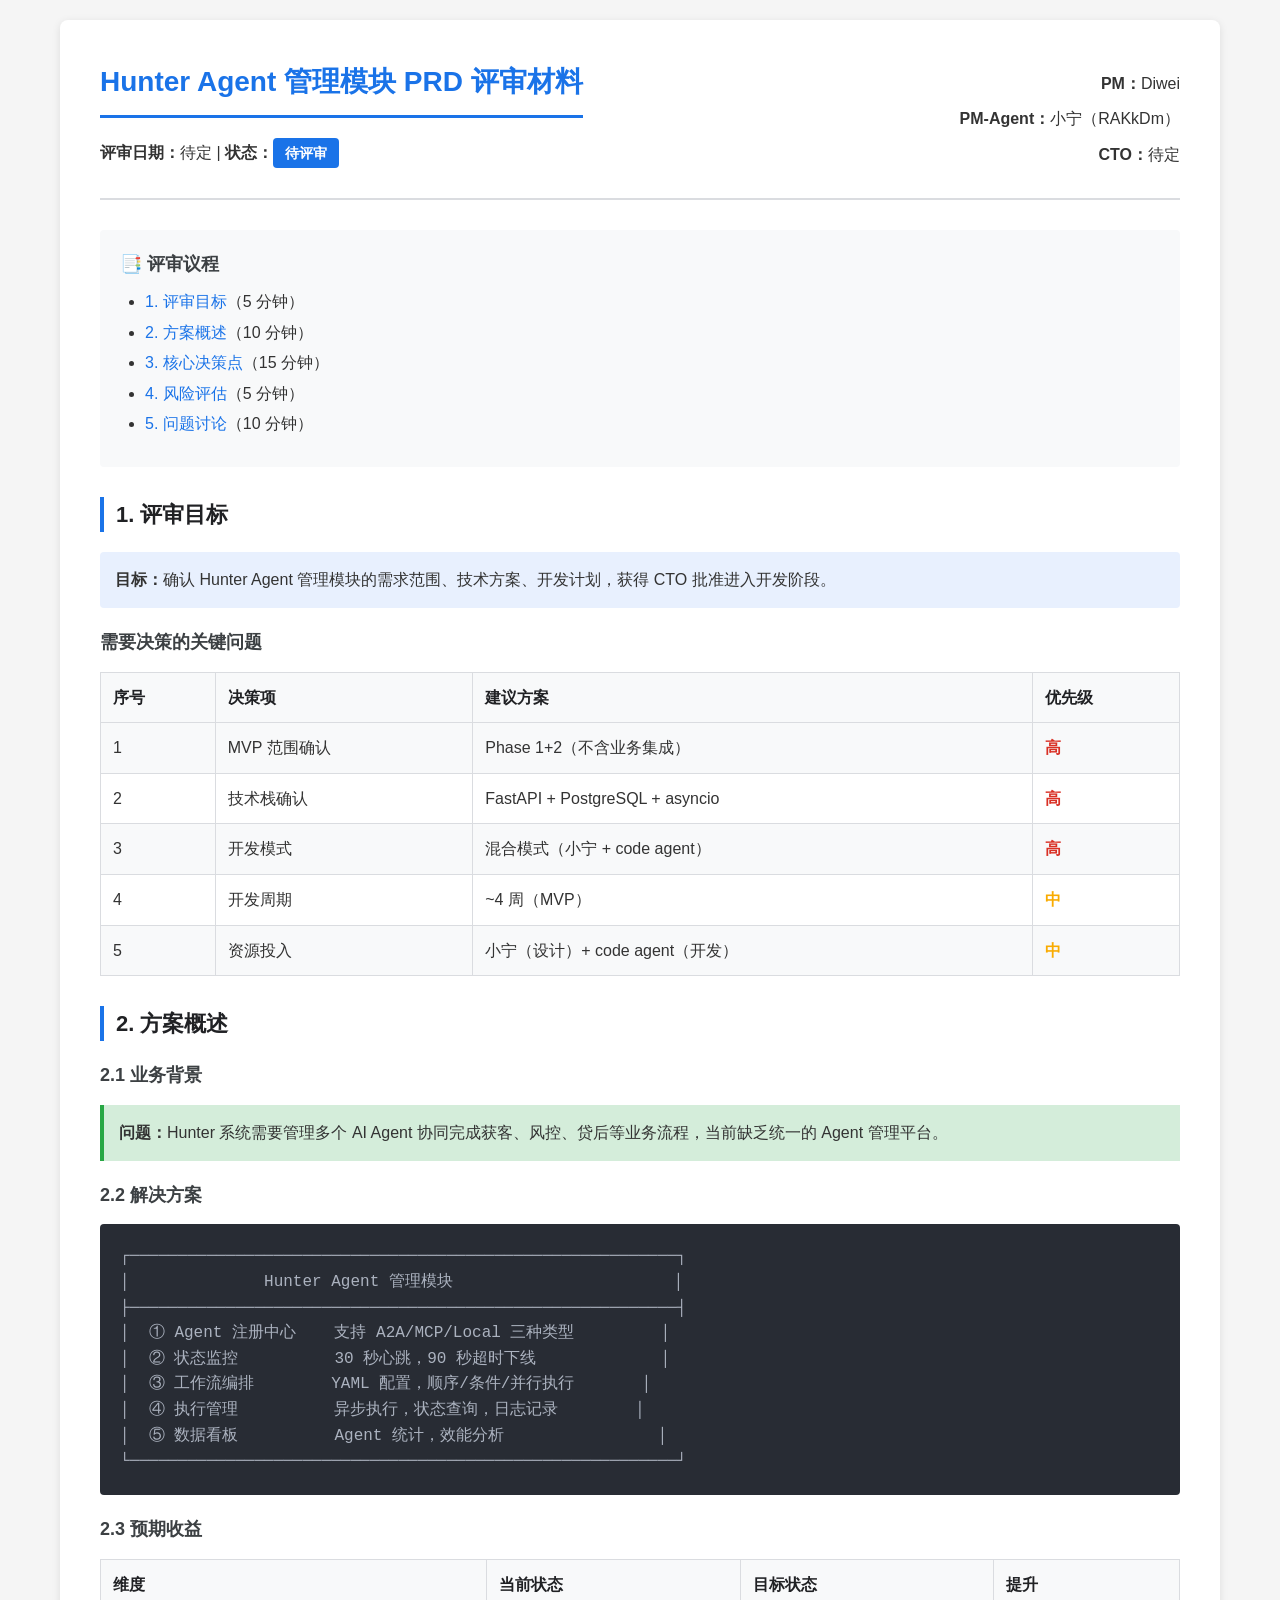
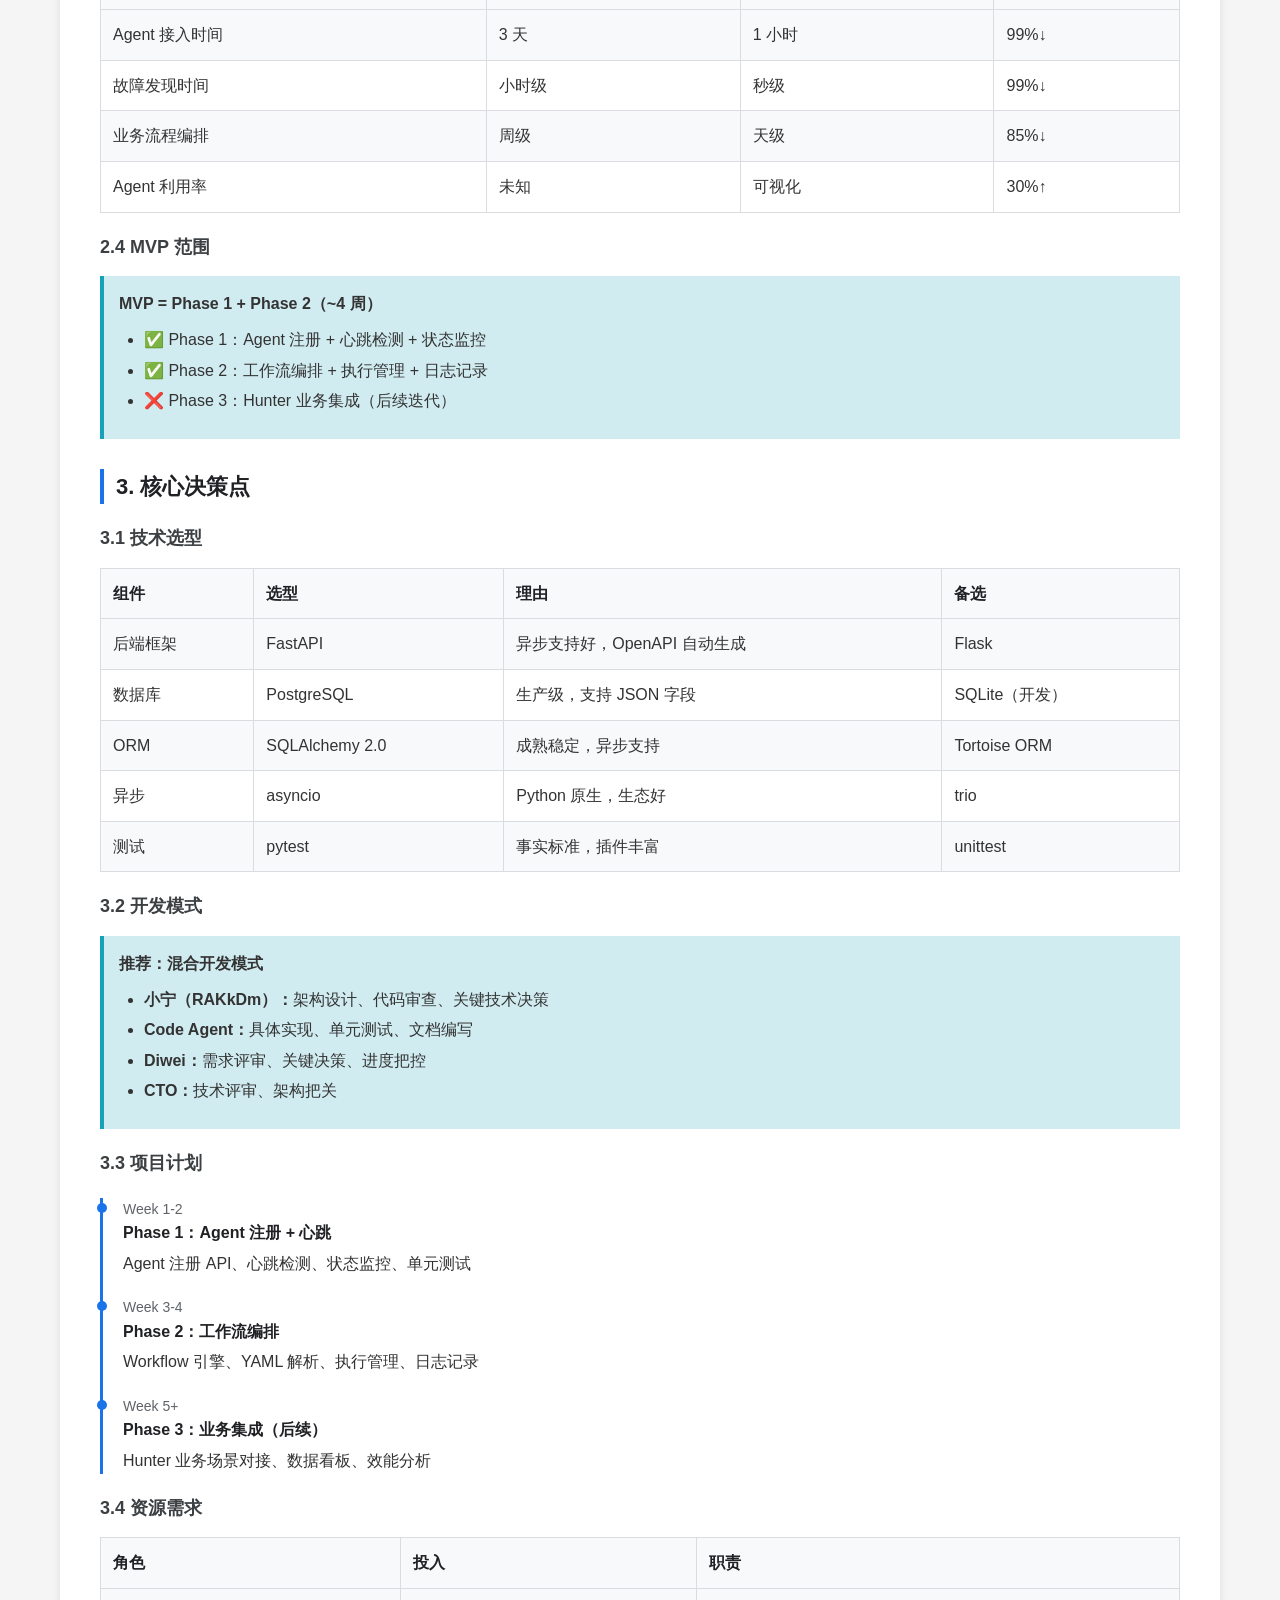
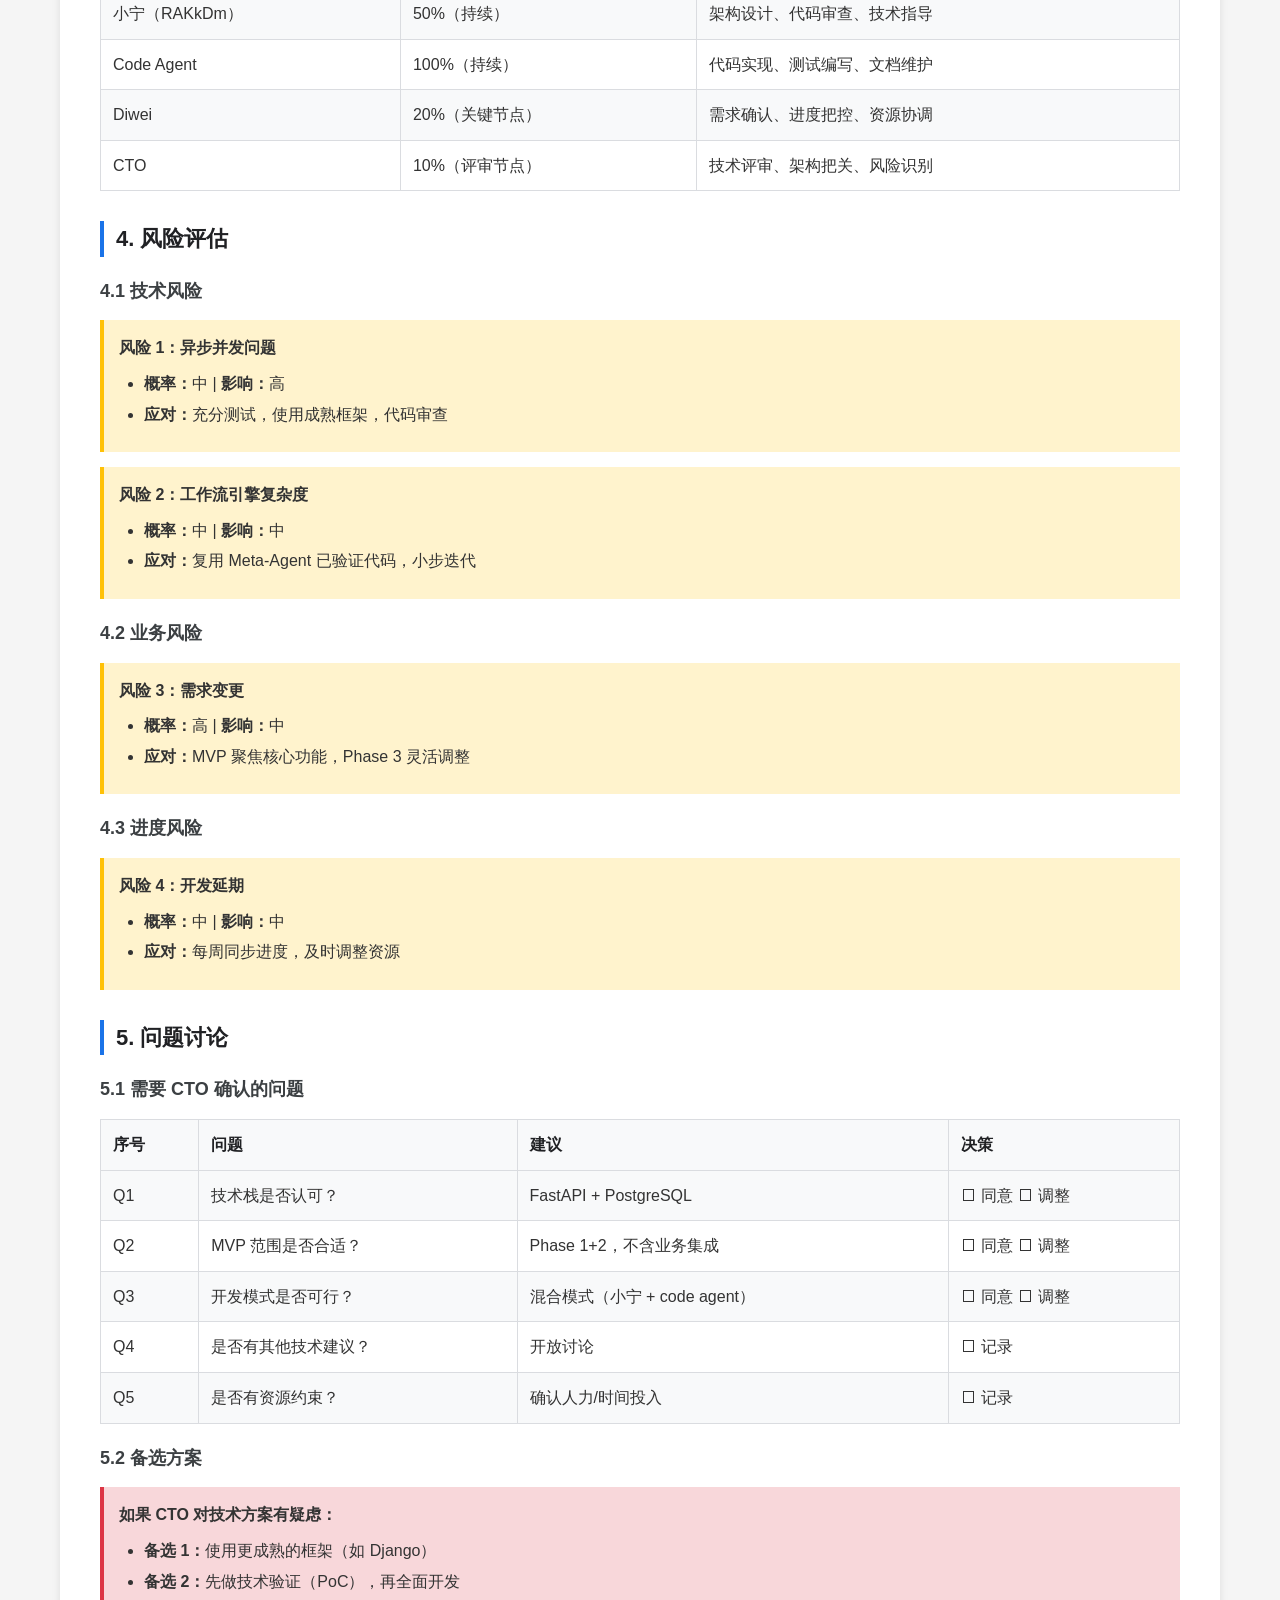
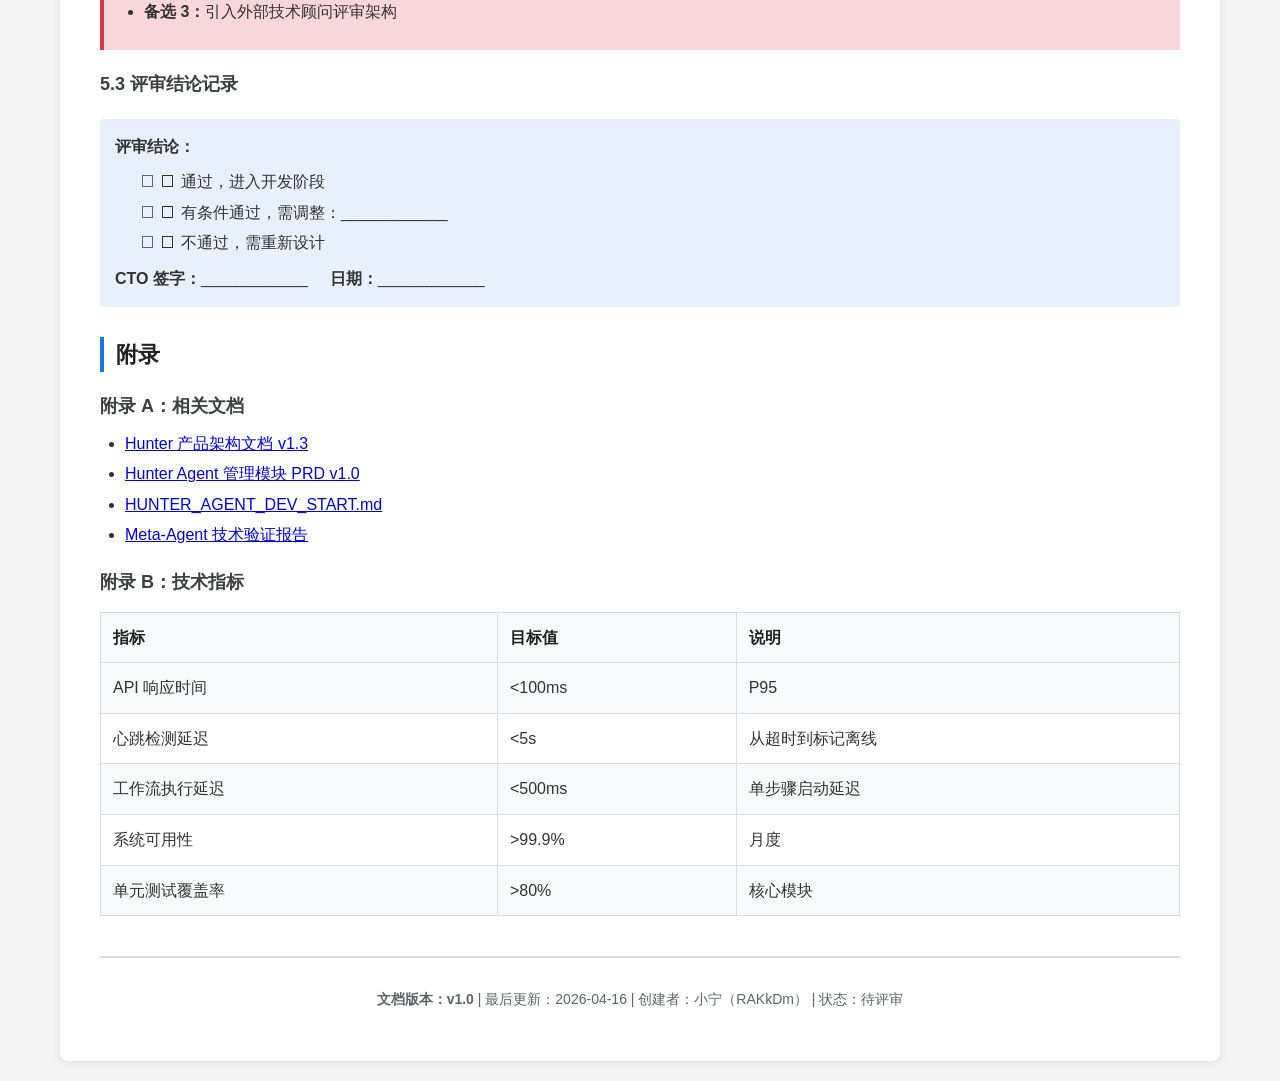
<file: docs/review/hunter-agent-prd-review.html>
<!DOCTYPE html>
<html lang="zh-CN">
<head>
    <meta charset="UTF-8">
    <meta name="viewport" content="width=device-width, initial-scale=1.0">
    <title>Hunter Agent PRD 评审材料</title>
    <style>
        * { margin: 0; padding: 0; box-sizing: border-box; }
        body { font-family: -apple-system, BlinkMacSystemFont, "Segoe UI", Roboto, "Helvetica Neue", Arial, sans-serif; line-height: 1.6; color: #333; max-width: 1200px; margin: 0 auto; padding: 20px; background: #f5f5f5; }
        .container { background: white; padding: 40px; border-radius: 8px; box-shadow: 0 2px 8px rgba(0,0,0,0.1); }
        h1 { color: #1a73e8; border-bottom: 3px solid #1a73e8; padding-bottom: 10px; margin-bottom: 20px; font-size: 28px; }
        h2 { color: #202124; border-left: 4px solid #1a73e8; padding-left: 12px; margin: 30px 0 15px; font-size: 22px; }
        h3 { color: #3c4043; margin: 20px 0 10px; font-size: 18px; }
        p { margin: 10px 0; }
        table { width: 100%; border-collapse: collapse; margin: 15px 0; }
        th, td { border: 1px solid #dadce0; padding: 12px; text-align: left; }
        th { background: #f8f9fa; font-weight: 600; color: #202124; }
        tr:nth-child(even) { background: #f8f9fa; }
        tr:hover { background: #e8f0fe; }
        ul, ol { margin: 10px 0 10px 25px; }
        li { margin: 5px 0; }
        .meta { background: #e8f0fe; padding: 15px; border-radius: 4px; margin: 20px 0; }
        .decision { background: #d1ecf1; border-left: 4px solid #17a2b8; padding: 15px; margin: 15px 0; }
        .warning { background: #f8d7da; border-left: 4px solid #dc3545; padding: 15px; margin: 15px 0; }
        .info { background: #d4edda; border-left: 4px solid #28a745; padding: 15px; margin: 15px 0; }
        .risk { background: #fff3cd; border-left: 4px solid #ffc107; padding: 15px; margin: 15px 0; }
        .toc { background: #f8f9fa; padding: 20px; border-radius: 4px; margin: 20px 0; }
        .toc a { color: #1a73e8; text-decoration: none; }
        .toc a:hover { text-decoration: underline; }
        .header-info { display: flex; justify-content: space-between; align-items: center; margin-bottom: 30px; padding-bottom: 20px; border-bottom: 2px solid #dadce0; }
        .status { display: inline-block; padding: 4px 12px; border-radius: 4px; font-size: 14px; font-weight: bold; }
        .status-review { background: #1a73e8; color: white; }
        .priority-high { color: #d93025; font-weight: bold; }
        .priority-medium { color: #f9ab00; font-weight: bold; }
        .priority-low { color: #188038; font-weight: bold; }
        code { background: #f8f9fa; padding: 2px 6px; border-radius: 3px; font-family: "Courier New", monospace; }
        pre { background: #282c34; color: #abb2bf; padding: 20px; border-radius: 4px; overflow-x: auto; margin: 15px 0; }
        pre code { background: none; padding: 0; }
        .timeline { border-left: 3px solid #1a73e8; padding-left: 20px; margin: 20px 0; }
        .timeline-item { margin-bottom: 20px; position: relative; }
        .timeline-item:before { content: ""; position: absolute; left: -26px; top: 5px; width: 10px; height: 10px; border-radius: 50%; background: #1a73e8; }
        .timeline-date { font-size: 14px; color: #5f6368; }
        .timeline-title { font-weight: bold; color: #202124; }
        .timeline-desc { margin-top: 5px; }
        .checklist li { list-style: none; }
        .checklist li:before { content: "☐ "; color: #666; }
    </style>
</head>
<body>
    <div class="container">
        <div class="header-info">
            <div>
                <h1>Hunter Agent 管理模块 PRD 评审材料</h1>
                <p><strong>评审日期：</strong>待定 | <strong>状态：</strong><span class="status status-review">待评审</span></p>
            </div>
            <div style="text-align: right;">
                <p><strong>PM：</strong>Diwei</p>
                <p><strong>PM-Agent：</strong>小宁（RAKkDm）</p>
                <p><strong>CTO：</strong>待定</p>
            </div>
        </div>

        <div class="toc">
            <h3 style="margin-top: 0;">📑 评审议程</h3>
            <ul>
                <li><a href="#section1">1. 评审目标</a>（5 分钟）</li>
                <li><a href="#section2">2. 方案概述</a>（10 分钟）</li>
                <li><a href="#section3">3. 核心决策点</a>（15 分钟）</li>
                <li><a href="#section4">4. 风险评估</a>（5 分钟）</li>
                <li><a href="#section5">5. 问题讨论</a>（10 分钟）</li>
            </ul>
        </div>

        <h2 id="section1">1. 评审目标</h2>

        <div class="meta">
            <strong>目标：</strong>确认 Hunter Agent 管理模块的需求范围、技术方案、开发计划，获得 CTO 批准进入开发阶段。
        </div>

        <h3>需要决策的关键问题</h3>
        <table>
            <tr><th>序号</th><th>决策项</th><th>建议方案</th><th>优先级</th></tr>
            <tr><td>1</td><td>MVP 范围确认</td><td>Phase 1+2（不含业务集成）</td><td><span class="priority-high">高</span></td></tr>
            <tr><td>2</td><td>技术栈确认</td><td>FastAPI + PostgreSQL + asyncio</td><td><span class="priority-high">高</span></td></tr>
            <tr><td>3</td><td>开发模式</td><td>混合模式（小宁 + code agent）</td><td><span class="priority-high">高</span></td></tr>
            <tr><td>4</td><td>开发周期</td><td>~4 周（MVP）</td><td><span class="priority-medium">中</span></td></tr>
            <tr><td>5</td><td>资源投入</td><td>小宁（设计）+ code agent（开发）</td><td><span class="priority-medium">中</span></td></tr>
        </table>

        <h2 id="section2">2. 方案概述</h2>

        <h3>2.1 业务背景</h3>
        <div class="info">
            <strong>问题：</strong>Hunter 系统需要管理多个 AI Agent 协同完成获客、风控、贷后等业务流程，当前缺乏统一的 Agent 管理平台。
        </div>

        <h3>2.2 解决方案</h3>
        <pre><code>┌─────────────────────────────────────────────────────────┐
│              Hunter Agent 管理模块                       │
├─────────────────────────────────────────────────────────┤
│  ① Agent 注册中心    支持 A2A/MCP/Local 三种类型         │
│  ② 状态监控          30 秒心跳，90 秒超时下线             │
│  ③ 工作流编排        YAML 配置，顺序/条件/并行执行       │
│  ④ 执行管理          异步执行，状态查询，日志记录        │
│  ⑤ 数据看板          Agent 统计，效能分析                │
└─────────────────────────────────────────────────────────┘</code></pre>

        <h3>2.3 预期收益</h3>
        <table>
            <tr><th>维度</th><th>当前状态</th><th>目标状态</th><th>提升</th></tr>
            <tr><td>Agent 接入时间</td><td>3 天</td><td>1 小时</td><td>99%↓</td></tr>
            <tr><td>故障发现时间</td><td>小时级</td><td>秒级</td><td>99%↓</td></tr>
            <tr><td>业务流程编排</td><td>周级</td><td>天级</td><td>85%↓</td></tr>
            <tr><td>Agent 利用率</td><td>未知</td><td>可视化</td><td>30%↑</td></tr>
        </table>

        <h3>2.4 MVP 范围</h3>
        <div class="decision">
            <strong>MVP = Phase 1 + Phase 2（~4 周）</strong>
            <ul>
                <li>✅ Phase 1：Agent 注册 + 心跳检测 + 状态监控</li>
                <li>✅ Phase 2：工作流编排 + 执行管理 + 日志记录</li>
                <li>❌ Phase 3：Hunter 业务集成（后续迭代）</li>
            </ul>
        </div>

        <h2 id="section3">3. 核心决策点</h2>

        <h3>3.1 技术选型</h3>
        <table>
            <tr><th>组件</th><th>选型</th><th>理由</th><th>备选</th></tr>
            <tr><td>后端框架</td><td>FastAPI</td><td>异步支持好，OpenAPI 自动生成</td><td>Flask</td></tr>
            <tr><td>数据库</td><td>PostgreSQL</td><td>生产级，支持 JSON 字段</td><td>SQLite（开发）</td></tr>
            <tr><td>ORM</td><td>SQLAlchemy 2.0</td><td>成熟稳定，异步支持</td><td>Tortoise ORM</td></tr>
            <tr><td>异步</td><td>asyncio</td><td>Python 原生，生态好</td><td>trio</td></tr>
            <tr><td>测试</td><td>pytest</td><td>事实标准，插件丰富</td><td>unittest</td></tr>
        </table>

        <h3>3.2 开发模式</h3>
        <div class="decision">
            <strong>推荐：混合开发模式</strong>
            <ul>
                <li><strong>小宁（RAKkDm）：</strong>架构设计、代码审查、关键技术决策</li>
                <li><strong>Code Agent：</strong>具体实现、单元测试、文档编写</li>
                <li><strong>Diwei：</strong>需求评审、关键决策、进度把控</li>
                <li><strong>CTO：</strong>技术评审、架构把关</li>
            </ul>
        </div>

        <h3>3.3 项目计划</h3>
        <div class="timeline">
            <div class="timeline-item">
                <div class="timeline-date">Week 1-2</div>
                <div class="timeline-title">Phase 1：Agent 注册 + 心跳</div>
                <div class="timeline-desc">Agent 注册 API、心跳检测、状态监控、单元测试</div>
            </div>
            <div class="timeline-item">
                <div class="timeline-date">Week 3-4</div>
                <div class="timeline-title">Phase 2：工作流编排</div>
                <div class="timeline-desc">Workflow 引擎、YAML 解析、执行管理、日志记录</div>
            </div>
            <div class="timeline-item">
                <div class="timeline-date">Week 5+</div>
                <div class="timeline-title">Phase 3：业务集成（后续）</div>
                <div class="timeline-desc">Hunter 业务场景对接、数据看板、效能分析</div>
            </div>
        </div>

        <h3>3.4 资源需求</h3>
        <table>
            <tr><th>角色</th><th>投入</th><th>职责</th></tr>
            <tr><td>小宁（RAKkDm）</td><td>50%（持续）</td><td>架构设计、代码审查、技术指导</td></tr>
            <tr><td>Code Agent</td><td>100%（持续）</td><td>代码实现、测试编写、文档维护</td></tr>
            <tr><td>Diwei</td><td>20%（关键节点）</td><td>需求确认、进度把控、资源协调</td></tr>
            <tr><td>CTO</td><td>10%（评审节点）</td><td>技术评审、架构把关、风险识别</td></tr>
        </table>

        <h2 id="section4">4. 风险评估</h2>

        <h3>4.1 技术风险</h3>
        <div class="risk">
            <strong>风险 1：异步并发问题</strong>
            <ul>
                <li><strong>概率：</strong>中 | <strong>影响：</strong>高</li>
                <li><strong>应对：</strong>充分测试，使用成熟框架，代码审查</li>
            </ul>
        </div>

        <div class="risk">
            <strong>风险 2：工作流引擎复杂度</strong>
            <ul>
                <li><strong>概率：</strong>中 | <strong>影响：</strong>中</li>
                <li><strong>应对：</strong>复用 Meta-Agent 已验证代码，小步迭代</li>
            </ul>
        </div>

        <h3>4.2 业务风险</h3>
        <div class="risk">
            <strong>风险 3：需求变更</strong>
            <ul>
                <li><strong>概率：</strong>高 | <strong>影响：</strong>中</li>
                <li><strong>应对：</strong>MVP 聚焦核心功能，Phase 3 灵活调整</li>
            </ul>
        </div>

        <h3>4.3 进度风险</h3>
        <div class="risk">
            <strong>风险 4：开发延期</strong>
            <ul>
                <li><strong>概率：</strong>中 | <strong>影响：</strong>中</li>
                <li><strong>应对：</strong>每周同步进度，及时调整资源</li>
            </ul>
        </div>

        <h2 id="section5">5. 问题讨论</h2>

        <h3>5.1 需要 CTO 确认的问题</h3>
        <table>
            <tr><th>序号</th><th>问题</th><th>建议</th><th>决策</th></tr>
            <tr><td>Q1</td><td>技术栈是否认可？</td><td>FastAPI + PostgreSQL</td><td>☐ 同意 ☐ 调整</td></tr>
            <tr><td>Q2</td><td>MVP 范围是否合适？</td><td>Phase 1+2，不含业务集成</td><td>☐ 同意 ☐ 调整</td></tr>
            <tr><td>Q3</td><td>开发模式是否可行？</td><td>混合模式（小宁 + code agent）</td><td>☐ 同意 ☐ 调整</td></tr>
            <tr><td>Q4</td><td>是否有其他技术建议？</td><td>开放讨论</td><td>☐ 记录</td></tr>
            <tr><td>Q5</td><td>是否有资源约束？</td><td>确认人力/时间投入</td><td>☐ 记录</td></tr>
        </table>

        <h3>5.2 备选方案</h3>
        <div class="warning">
            <strong>如果 CTO 对技术方案有疑虑：</strong>
            <ul>
                <li><strong>备选 1：</strong>使用更成熟的框架（如 Django）</li>
                <li><strong>备选 2：</strong>先做技术验证（PoC），再全面开发</li>
                <li><strong>备选 3：</strong>引入外部技术顾问评审架构</li>
            </ul>
        </div>

        <h3>5.3 评审结论记录</h3>
        <div class="meta">
            <strong>评审结论：</strong>
            <ul class="checklist">
                <li>☐ 通过，进入开发阶段</li>
                <li>☐ 有条件通过，需调整：____________</li>
                <li>☐ 不通过，需重新设计</li>
            </ul>
            <strong>CTO 签字：</strong>____________ &nbsp;&nbsp;&nbsp; <strong>日期：</strong>____________
        </div>

        <h2>附录</h2>

        <h3>附录 A：相关文档</h3>
        <ul>
            <li><a href="http://47.243.116.70/HUNTER_产品架构文档_v1.3.html" target="_blank">Hunter 产品架构文档 v1.3</a></li>
            <li><a href="#" target="_blank">Hunter Agent 管理模块 PRD v1.0</a></li>
            <li><a href="#" target="_blank">HUNTER_AGENT_DEV_START.md</a></li>
            <li><a href="#" target="_blank">Meta-Agent 技术验证报告</a></li>
        </ul>

        <h3>附录 B：技术指标</h3>
        <table>
            <tr><th>指标</th><th>目标值</th><th>说明</th></tr>
            <tr><td>API 响应时间</td><td>&lt;100ms</td><td>P95</td></tr>
            <tr><td>心跳检测延迟</td><td>&lt;5s</td><td>从超时到标记离线</td></tr>
            <tr><td>工作流执行延迟</td><td>&lt;500ms</td><td>单步骤启动延迟</td></tr>
            <tr><td>系统可用性</td><td>&gt;99.9%</td><td>月度</td></tr>
            <tr><td>单元测试覆盖率</td><td>&gt;80%</td><td>核心模块</td></tr>
        </table>

        <div style="text-align: center; margin-top: 40px; padding-top: 20px; border-top: 2px solid #dadce0; color: #5f6368; font-size: 14px;">
            <p><strong>文档版本：v1.0</strong> | 最后更新：2026-04-16 | 创建者：小宁（RAKkDm） | 状态：待评审</p>
        </div>
    </div>
</body>
</html>
</file>
